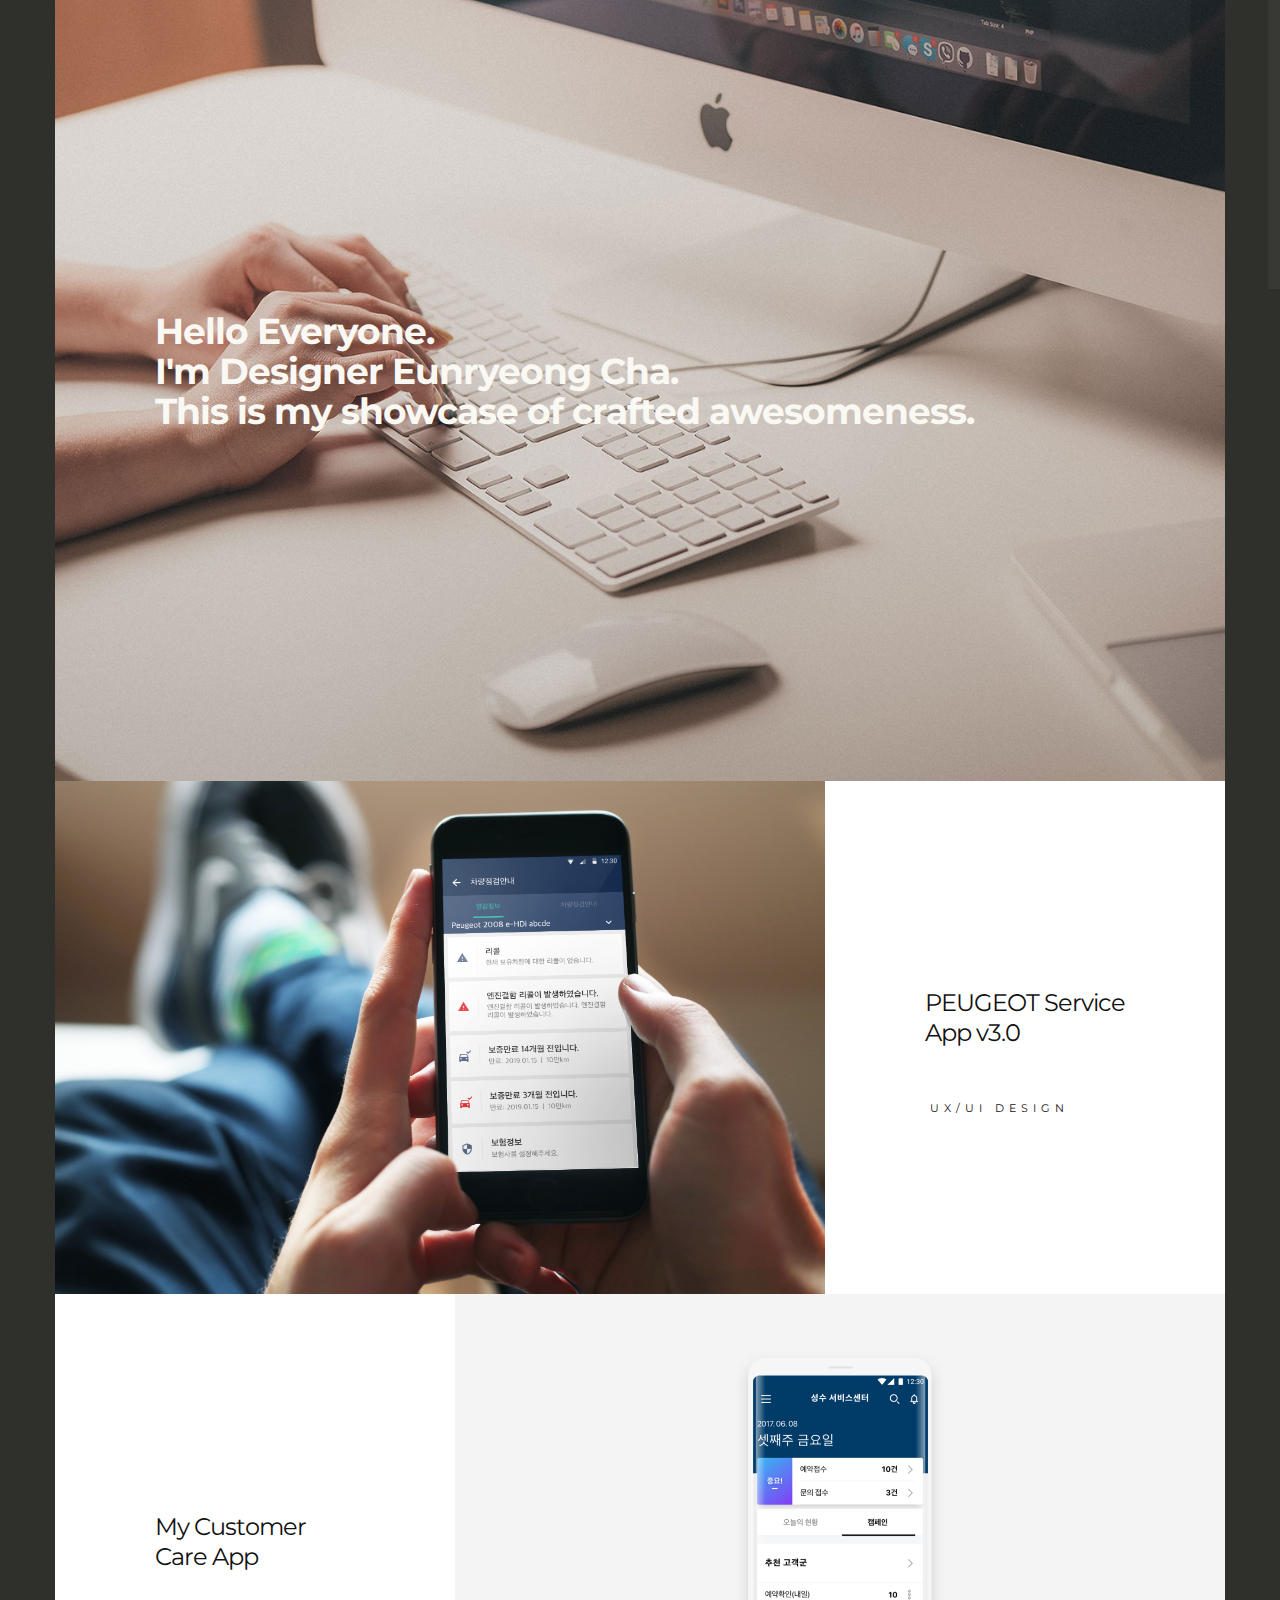
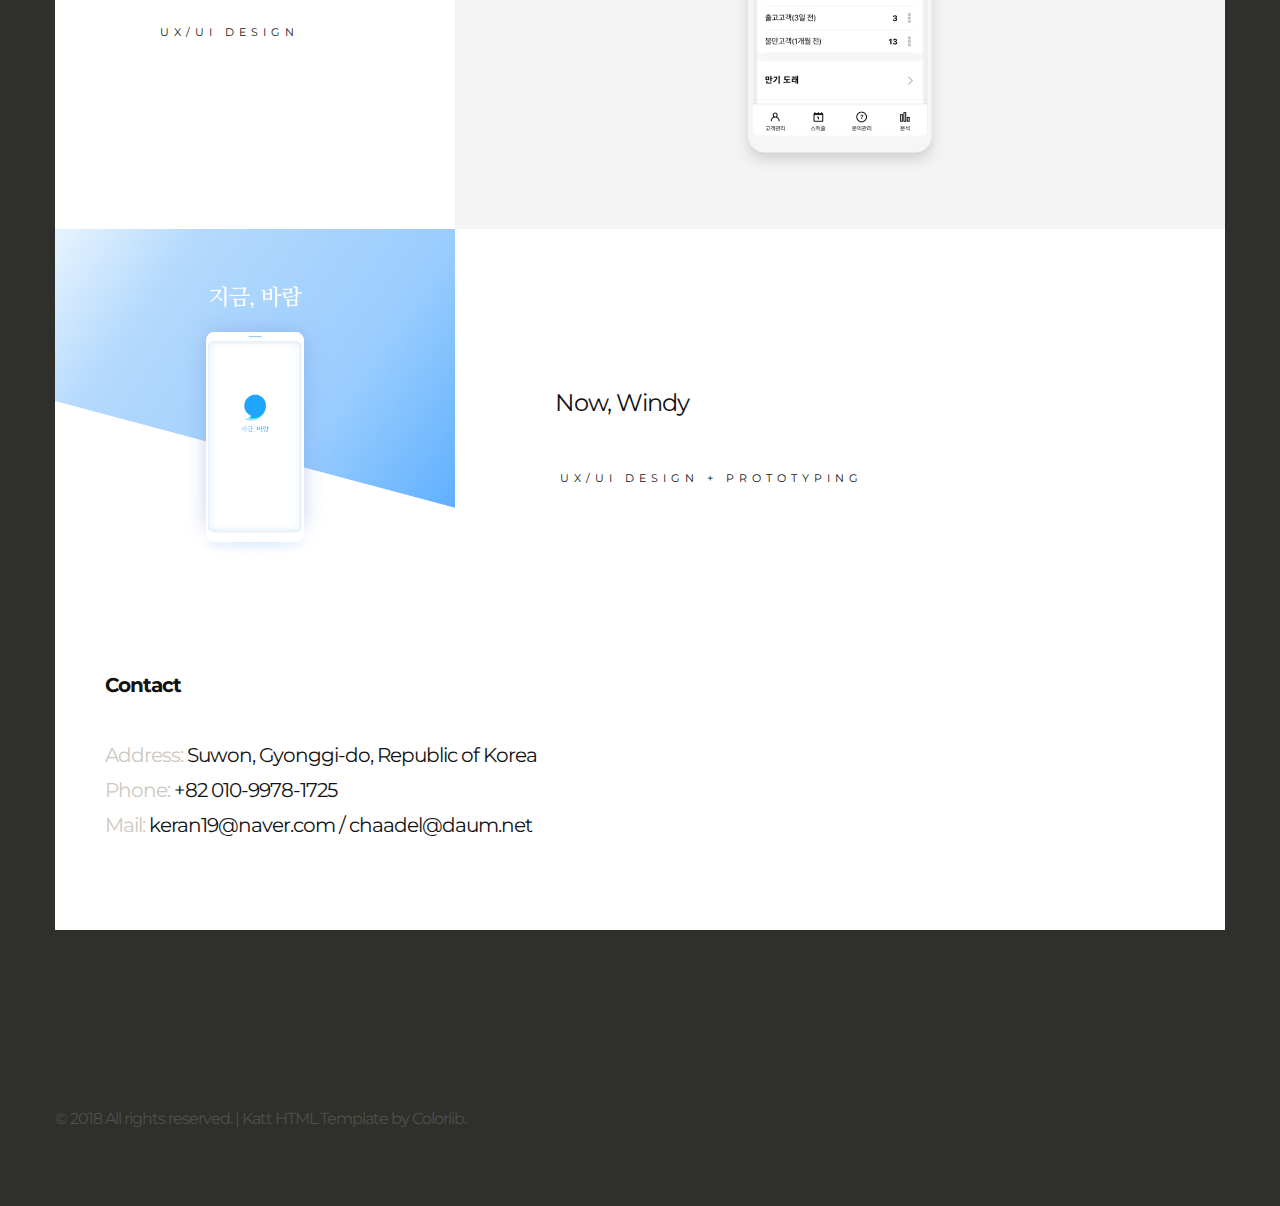
<file: index.html>
<!DOCTYPE HTML>
<html lang="en-US">

<head>
  <title>Portfolio_Eunryeong-Cha</title>
  <meta charset="utf-8">
  <meta http-equiv="Content-Type" content="text/html; charset=UTF-8">
  <meta name="description" content="Template by Colorlib" />
  <meta name="keywords" content="HTML, CSS, JavaScript, PHP" />
  <meta name="author" content="Colorlib" />
  <meta name="viewport" content="width=device-width, initial-scale=1, maximum-scale=1">

  <link rel="shortcut icon" href="images/favicon.png" />
  <link href='http://fonts.googleapis.com/css?family=Montserrat:400,700%7CPT+Serif:400,700' rel='stylesheet' type='text/css'>
  <link rel="stylesheet" type="text/css" href='css/clear.css' />
  <link rel="stylesheet" type="text/css" href='css/common.css' />
  <link rel="stylesheet" type="text/css" href='css/font-awesome.min.css' />
  <link rel="stylesheet" type="text/css" href='css/carouFredSel.css' />
  <link rel="stylesheet" type="text/css" href='css/sm-clean.css' />
  <link rel="stylesheet" type="text/css" href='style.css' />

  <!--[if lt IE 9]>
                <script src="js/html5.js"></script>
        <![endif]-->

</head>


<body class="home blog">

  <div class="block content-1170 center-relative">
    <div class="blog-holder block center-relative">

      <article id="post-1" class="relative blog-item-holder">
        <div class="post-thumb thumb-html one_thumb relative">
          <script>
            var slider1_speed = "500";
            var slider1_auto = "true";
            var slider1_pagination = "true";
            var slider1_hover = "true";
          </script>

          <div class="image-slider-wrapper">
            <div class="caroufredsel_wrapper">
              <ul id="slider1" class="image-slider slides center-text">
                <li><img src="images/katt_home_image01_slider01.jpg" alt=""></li>
              </ul>
            </div>
            <div class="slider1_pagination carousel_pagination left"></div>
            <div class="clear"></div>
          </div>
        </div>
        <div class="post-title-holder one_title absolute">
          <h2 class="entry-title excerpt">
            <a href="About.html">
                                Hello Everyone.<br>I'm Designer Eunryeong Cha.<br>
                                This is my showcase of crafted awesomeness.</a>
          </h2>
          <div class="cat-links">
            <ul>
              <li>
                <!-- <a href="#">About Me</a> -->
              </li>
            </ul>
          </div>
        </div>
        <div class="clear"></div>
      </article>


      <!-- <article id="post-2" class="relative blog-item-holder">
        <div class="only-post-title-holder">
          <h2 class="entry-title excerpt">
                            <a href="About.html">
                                Additional Design + UX/UI Design
                            </a>
          </h2>
          <div class="cat-links">
            <ul>
              <li>
                <a href="#">skills</a>
              </li>
            </ul>
          </div>
        </div>
        <div class="clear"></div>
        <div class="zigzag absolute" style="bottom: 30px; left: -90px;">
          <img src="images/zigzag.png" alt="">
        </div>
      </article> -->

      <article id="post-3" class="relative blog-item-holder">
        <div class="post-thumb thumb-image two_third_thumb left">
          <img src="images/Thumbnail_peugeot.jpg" alt="">
        </div>
        <div class="post-title-holder one_third_title right">
          <h2 class="entry-title">
                            <a href="single.html">PEUGEOT Service App v3.0</a>
                        </h2>
          <div class="cat-links">
            <ul>
              <li>
                <a href="#">UX/UI Design</a>
              </li>
            </ul>
          </div>
        </div>
        <div class="clear"></div>
        <div class="zigzag absolute" style="bottom: 40px; right: 331px;">
          <img src="images/zigzag.png" alt="">
        </div>
      </article>


      <article id="post-4" class="relative blog-item-holder">
        <div class="post-thumb thumb-image two_third_thumb right">
          <img src="images/Thumbnail_mycustomercare.png" alt="">
        </div>
        <div class="post-title-holder one_third_title left">
          <h2 class="entry-title">
                            <a href="single1.html">
                                My Customer Care App
                            </a>
                        </h2>
          <div class="cat-links">
            <ul>
              <li>
                <a href="#">UX/UI Design</a>
              </li>
            </ul>
          </div>
        </div>
        <div class="clear"></div>
      </article>


      <article id="post-5" class="relative blog-item-holder">
        <div class="post-thumb thumb-image one_third_thumb left">
          <img src="images/Thumbnail_nowwindy.png" alt="">
        </div>
        <div class="post-title-holder two_third_title right">
          <h2 class="entry-title">
                            <a href="single2.html">
                                Now, Windy
                            </a>
                        </h2>
          <div class="cat-links">
            <ul>
              <li>
                <a href="#">UX/UI Design + Prototyping</a>
              </li>
            </ul>
          </div>
        </div>
        <div class="clear"></div>
        <div class="zigzag absolute" style="bottom: 50px; right: -92px;">
          <img src="images/zigzag.png" alt="">
        </div>
      </article>

      <article id="post-6" class="relative blog-item-holder">
        <div class="content-wrapper">
          <div class="entry-content">
            <div class="one_half ">
              <p><strong>Contact</strong></p>
              <br>
              <p>
                <span style="color: #cdc8c1;">Address:</span>&nbsp;Suwon, Gyonggi-do, Republic of Korea
                <br>
                <span style="color: #cdc8c1;">Phone:</span> +82 010-9978-1725
                <br>
                <span style="color: #cdc8c1;">Mail:</span> keran19@naver.com / chaadel@daum.net
                <br>
              </p>
            </div>
            <div class="one_half last ">
            </div>
            <div class="clear"></div>
          </div>
        </div>
      </article>

    </div>
    <div class="clear"></div>
    <!-- <div class="block center-relative center-text">
      <a class="more-posts">Load more articles</a>
    </div> -->
    <div class="clear"></div>
  </div>



  <!--Footer-->

  <footer class="footer">
    <div class="content-1170 center-relative">
      <ul>
        <li class="left-footer-content">
          © 2018 All rights reserved. | Katt HTML Template by <a href="https://colorlib.com" target="_blank">Colorlib</a>.
        </li>
        <li class="left-footer-content mobile">
          © 2018 All rights reserved. | Katt HTML Template by <a href="https://colorlib.com" target="_blank">Colorlib</a>.
        </li>
      </ul>
    </div>
  </footer>



  <div class="fixed scroll-top">
    <img src="images/back_to_top.png" alt="Go Top">
  </div>


  <script type="text/javascript" src="js/jquery.js"></script>
  <script type="text/javascript" src="js/jquery.smartmenus.min.js"></script>
  <script type="text/javascript" src="js/queryloader2.min.js"></script>
  <script type="text/javascript" src="js/jquery.carouFredSel-6.0.0-packed.js"></script>
  <script type="text/javascript" src="js/jquery.mousewheel.min.js"></script>
  <script type="text/javascript" src="js/jquery.touchSwipe.min.js"></script>
  <script type="text/javascript" src="js/jquery.easing.1.3.js"></script>
  <script type="text/javascript" src="js/jquery.nicescroll.min.js"></script>
  <script type="text/javascript" src="js/main.js"></script>

</body>

</html>
</file>
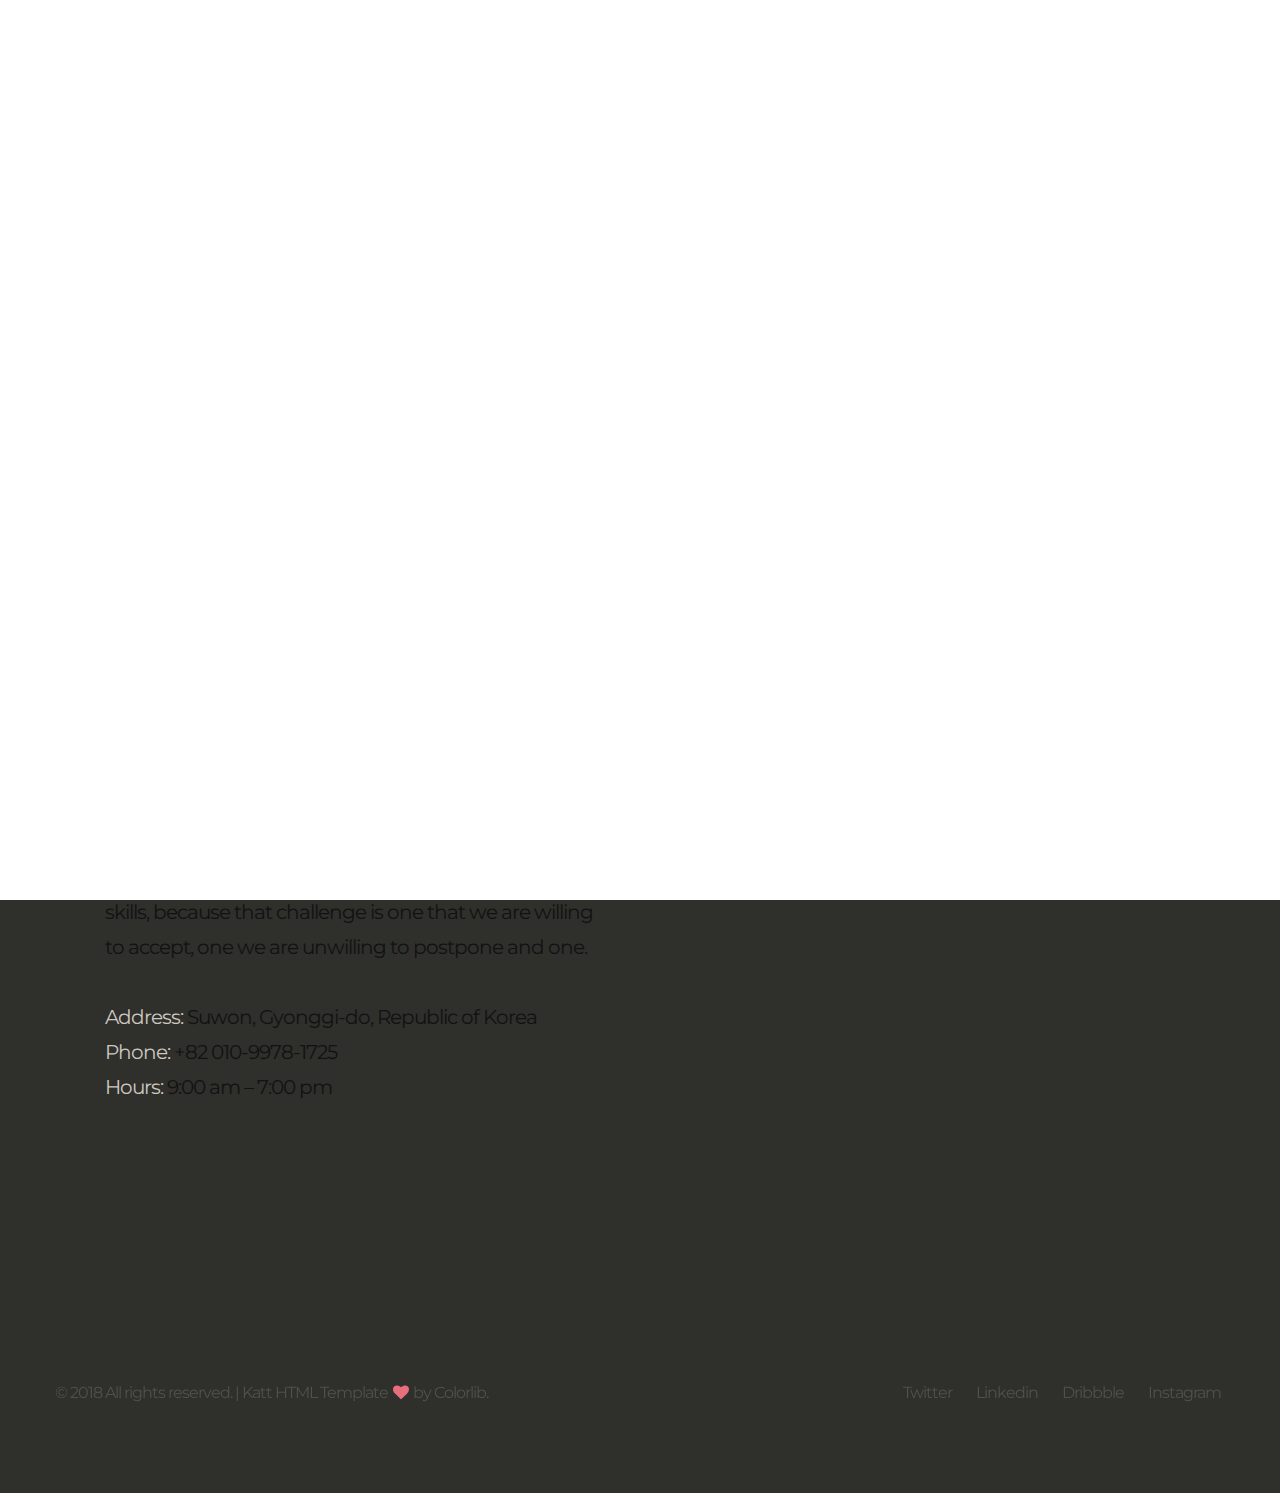
<file: contact.html>
<!DOCTYPE HTML>
<html lang="en-US">

<head>
  <title>Portfolio_Eunryeong-Cha</title>
  <meta charset="utf-8">
  <meta http-equiv="Content-Type" content="text/html; charset=UTF-8">
  <meta name="description" content="Template by Colorlib" />
  <meta name="keywords" content="HTML, CSS, JavaScript, PHP" />
  <meta name="author" content="Colorlib" />
  <meta name="viewport" content="width=device-width, initial-scale=1, maximum-scale=1">

  <link rel="shortcut icon" href="images/favicon.png" />
  <link href='http://fonts.googleapis.com/css?family=Montserrat:400,700%7CPT+Serif:400,700' rel='stylesheet' type='text/css'>
  <link rel="stylesheet" type="text/css" href='css/clear.css' />
  <link rel="stylesheet" type="text/css" href='css/common.css' />
  <link rel="stylesheet" type="text/css" href='css/font-awesome.min.css' />
  <link rel="stylesheet" type="text/css" href='css/carouFredSel.css' />
  <link rel="stylesheet" type="text/css" href='css/sm-clean.css' />
  <link rel="stylesheet" type="text/css" href='style.css' />

  <!--[if lt IE 9]>
                <script src="js/html5.js"></script>
        <![endif]-->

</head>

<body class="contact page page-template-default">
  <div class="doc-loader"></div>

  <div class="content-1170 header-holder center-relative">

    <div class="header-menu">
      <div class="toggle-holder relative">
        <div id="toggle">
          <div class="one"></div>
          <div class="two"></div>
          <div class="three"></div>
        </div>
      </div>

      <nav id="header-main-menu" class="big-menu">
        <ul class="main-menu sm sm-clean">
          <li><a href="index.html">Home</a></li>
          <li><a href="about.html">About Me</a></li>
          <li><a href="contact.html">Contact</a></li>
        </ul>
      </nav>
      <div class="clear"></div>
    </div>
    <div class="clear"></div>
  </div>


  <div id="content" class="site-content">

    <div class="header-image">
      <h1 class="entry-title">Contact</h1>
      <img src="demo-images/katt_contact_image01.jpg" alt="">
    </div>
    <article class="content-1170 center-relative">
      <div class="entry-content">
        <div class="one_half ">
          <p><strong>Stay in touch</strong></p>
          <p>We choose to go to the moon in this decade and do the other things, not because they are easy.</p>
          <br>
          <p>Because they are hard, because that goal will serve to organize and measure the best of our energies and skills, because that challenge is one that we are willing to accept, one we are unwilling to postpone and one.</p>
          <br>
          <p>
            <span style="color: #cdc8c1;">Address:</span>&nbsp;Suwon, Gyonggi-do, Republic of Korea
            <br>
            <span style="color: #cdc8c1;">Phone:</span> +82 010-9978-1725
            <br>
            <span style="color: #cdc8c1;">Hours:</span> 9:00 am – 7:00 pm
            <br>
          </p>
        </div>
        <div class="one_half last ">
        </div>
        <div class="clear"></div>
      </div>
    </article>

  </div>

  <!--Footer-->

  <footer class="footer">
    <div class="content-1170 center-relative">
      <ul>
        <li class="left-footer-content">
          © 2018 All rights reserved. | Katt HTML Template <i class="fa fa-heart"></i> by <a href="https://colorlib.com" target="_blank">Colorlib</a>.
        </li>
        <li class="center-footer-content">
          <a href="index.html">
                            <img src="images/katt_default_footer_logo.png" alt="Katt">
                        </a>
        </li>
        <li class="right-footer-contnet">
          <a href="#">Twitter</a>
          <a href="#">Linkedin</a>
          <a href="#">Dribbble</a>
          <a href="#">Instagram</a>
        </li>
        <li class="left-footer-content mobile">
          © 2018 All rights reserved. | Katt HTML Template <i class="fa fa-heart"></i> by <a href="https://colorlib.com" target="_blank">Colorlib</a>.
        </li>
      </ul>
    </div>
  </footer>



  <div class="fixed scroll-top">
    <img src="images/back_to_top.png" alt="Go Top">
  </div>


  <script type="text/javascript" src="js/jquery.js"></script>
  <script type="text/javascript" src="js/jquery.smartmenus.min.js"></script>
  <script type="text/javascript" src="js/queryloader2.min.js"></script>
  <script type="text/javascript" src="js/jquery.carouFredSel-6.0.0-packed.js"></script>
  <script type="text/javascript" src="js/jquery.mousewheel.min.js"></script>
  <script type="text/javascript" src="js/jquery.touchSwipe.min.js"></script>
  <script type="text/javascript" src="js/jquery.easing.1.3.js"></script>
  <script type="text/javascript" src="js/jquery.nicescroll.min.js"></script>
  <script type="text/javascript" src="js/main.js"></script>
</body>

</html>
</file>
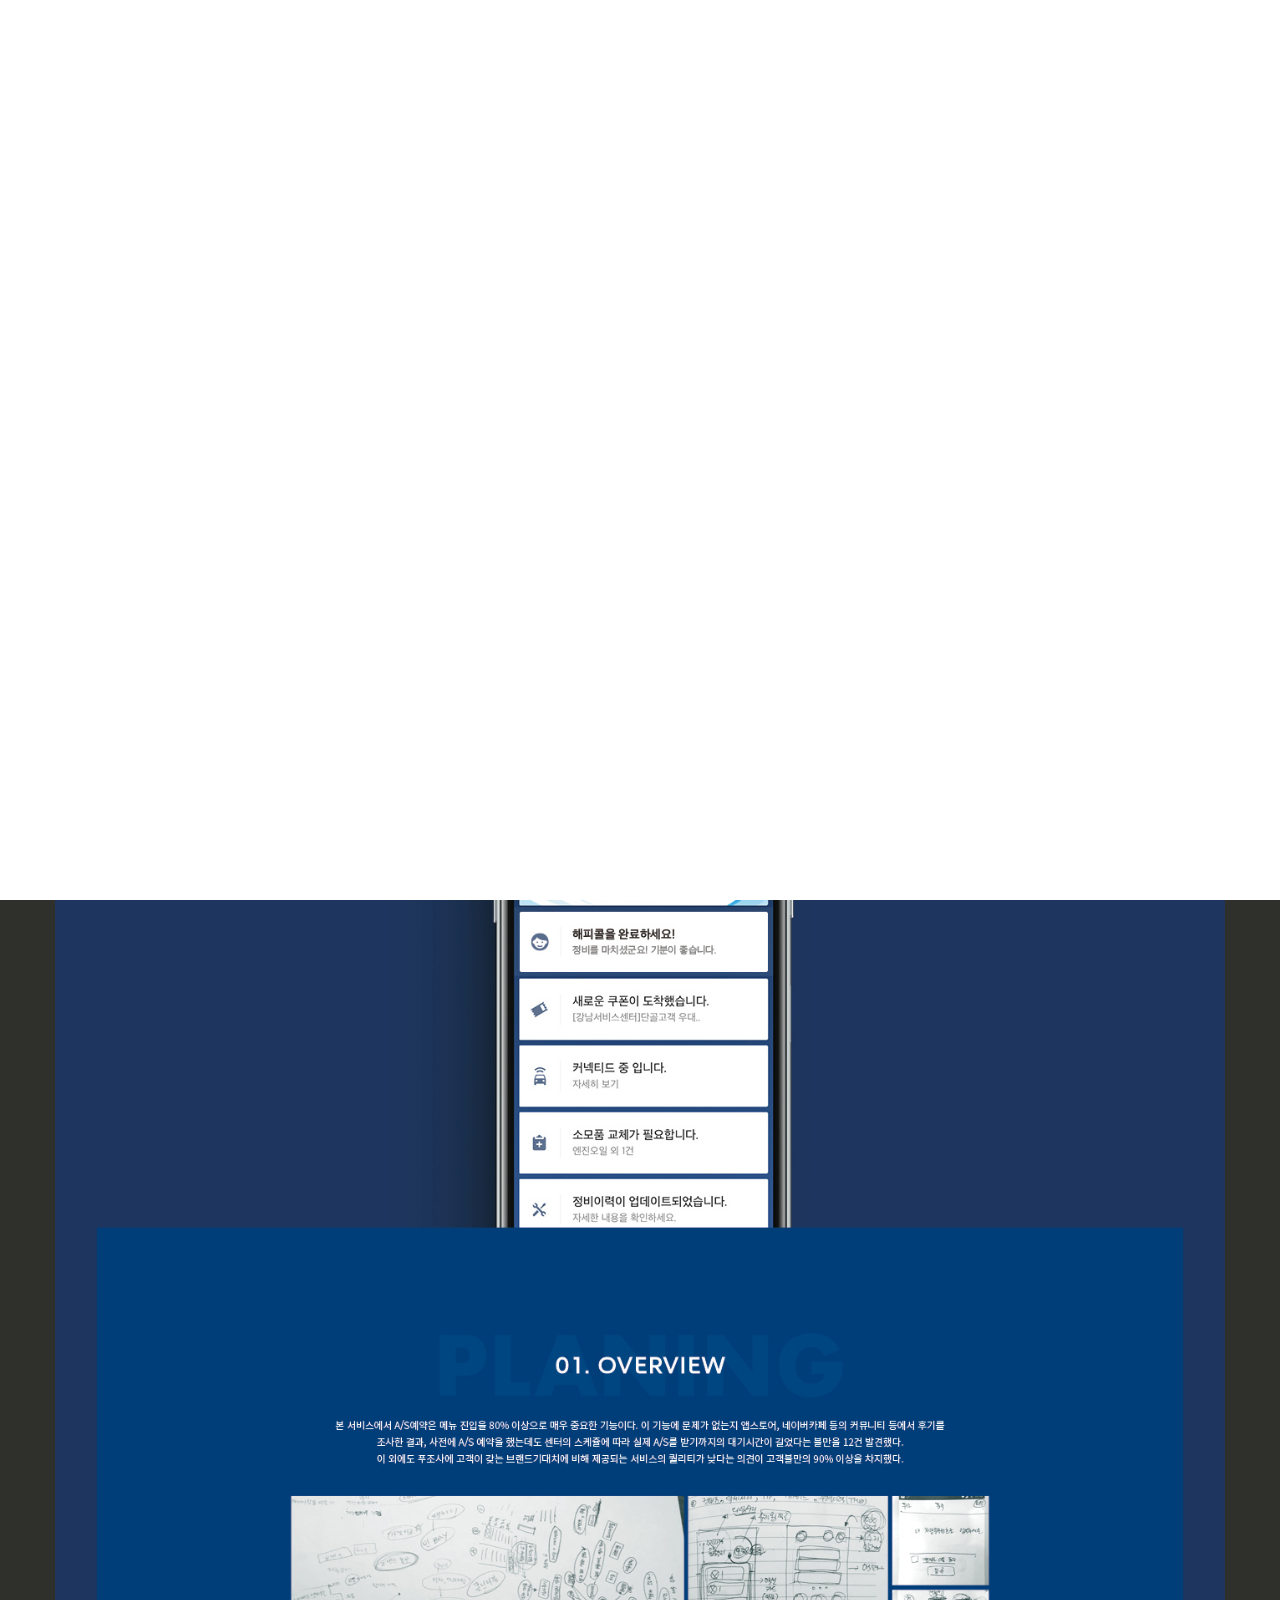
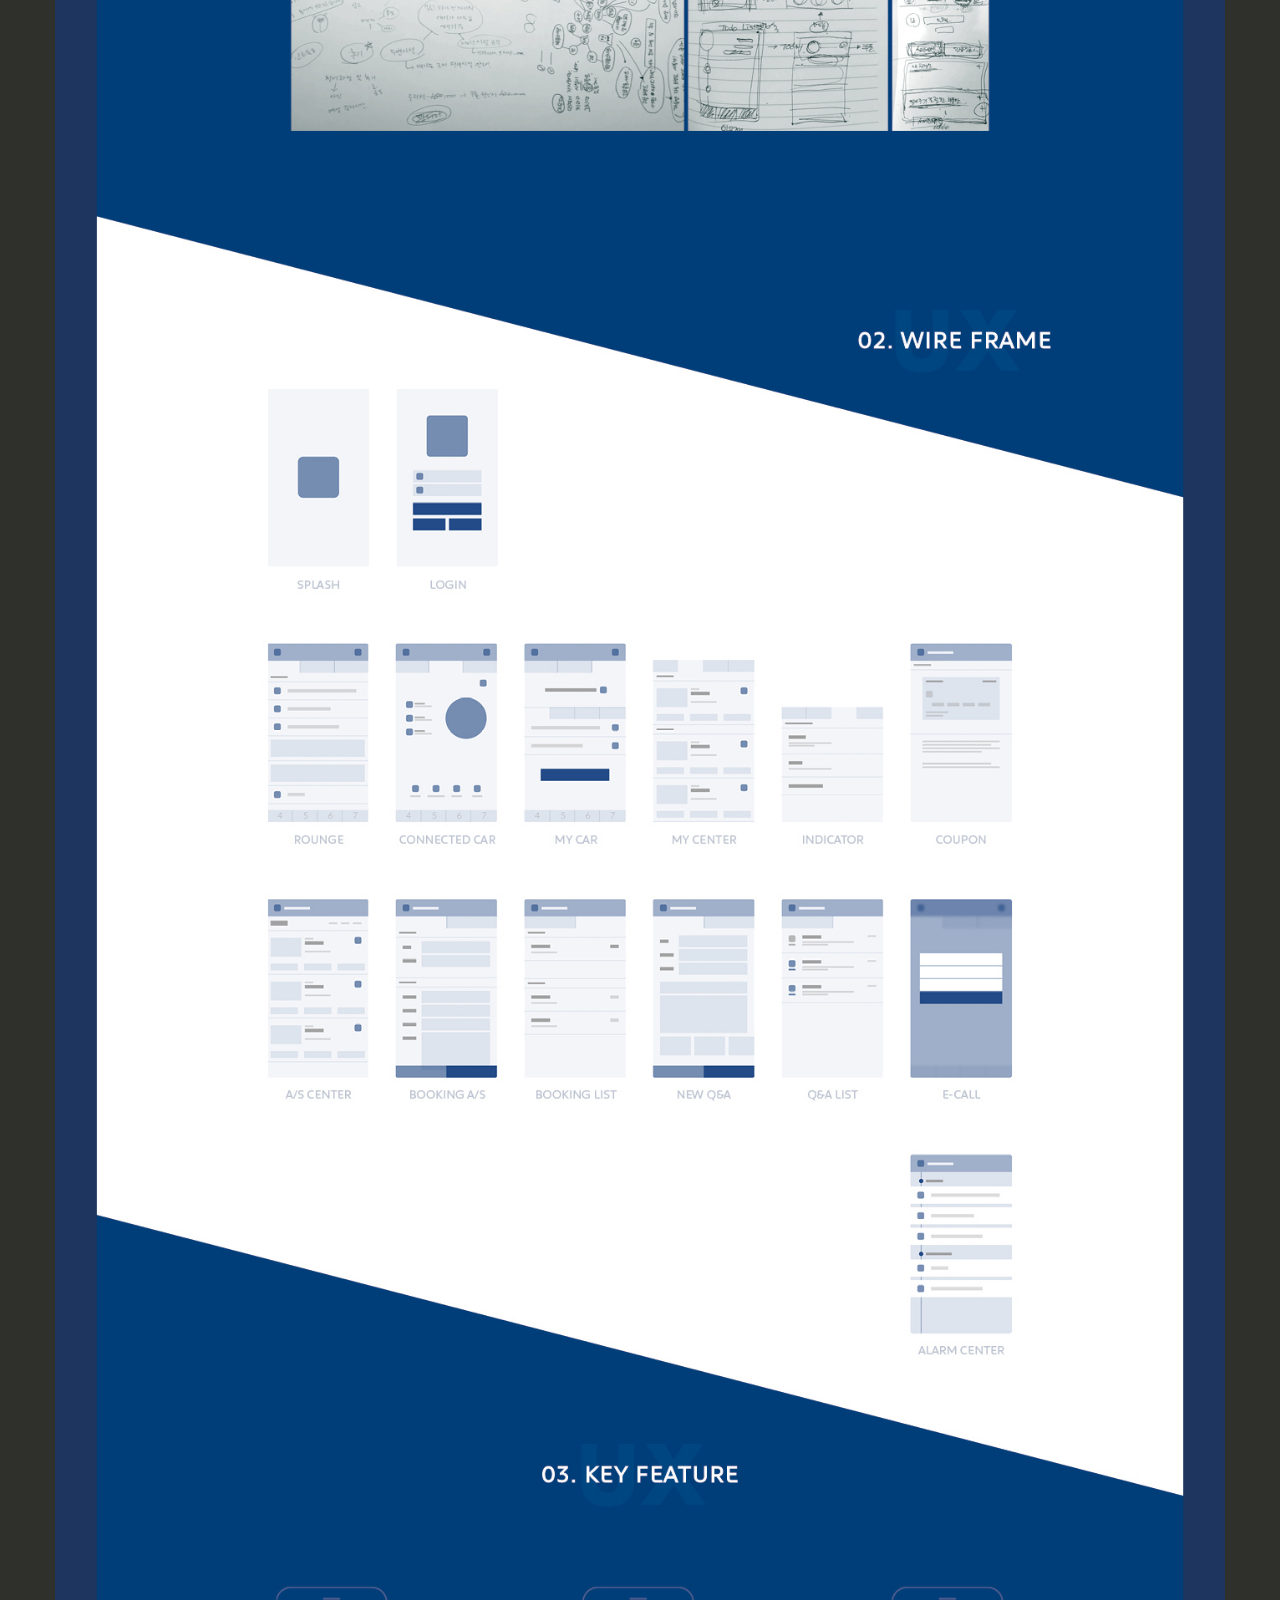
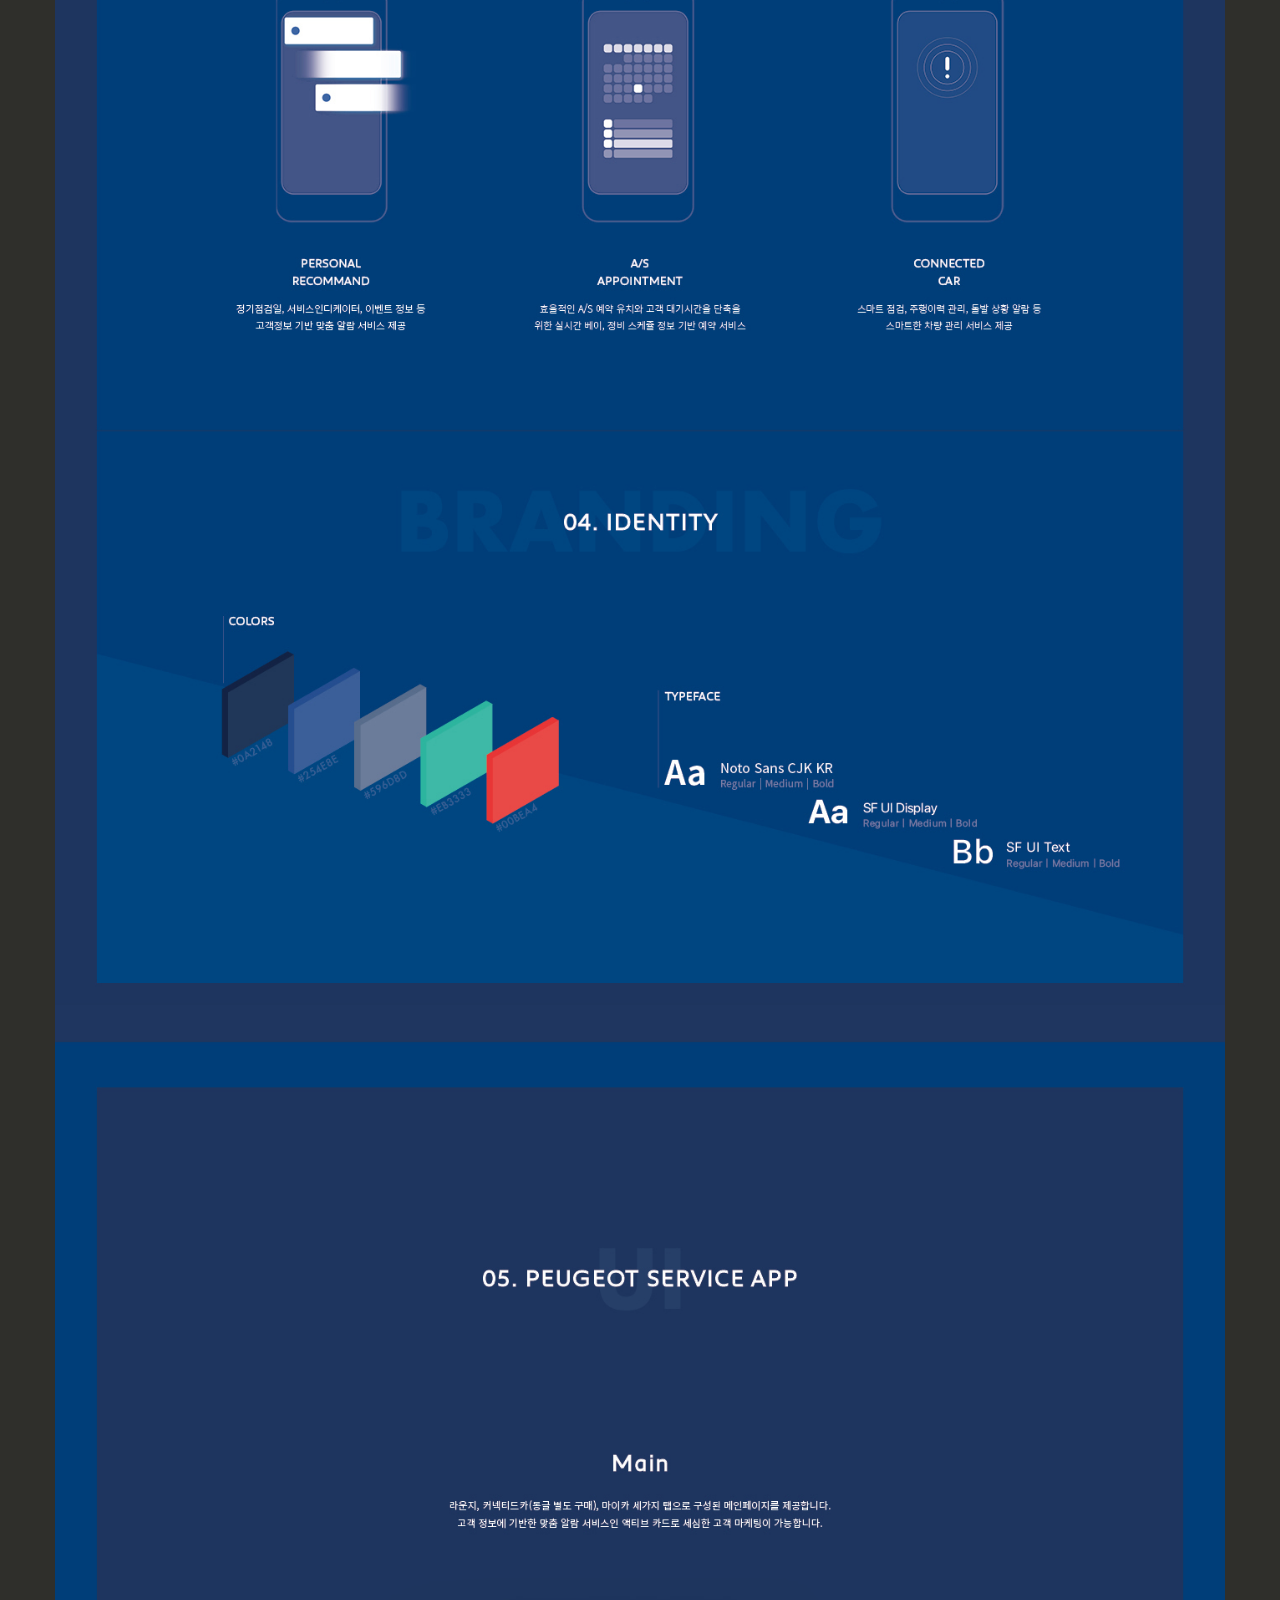
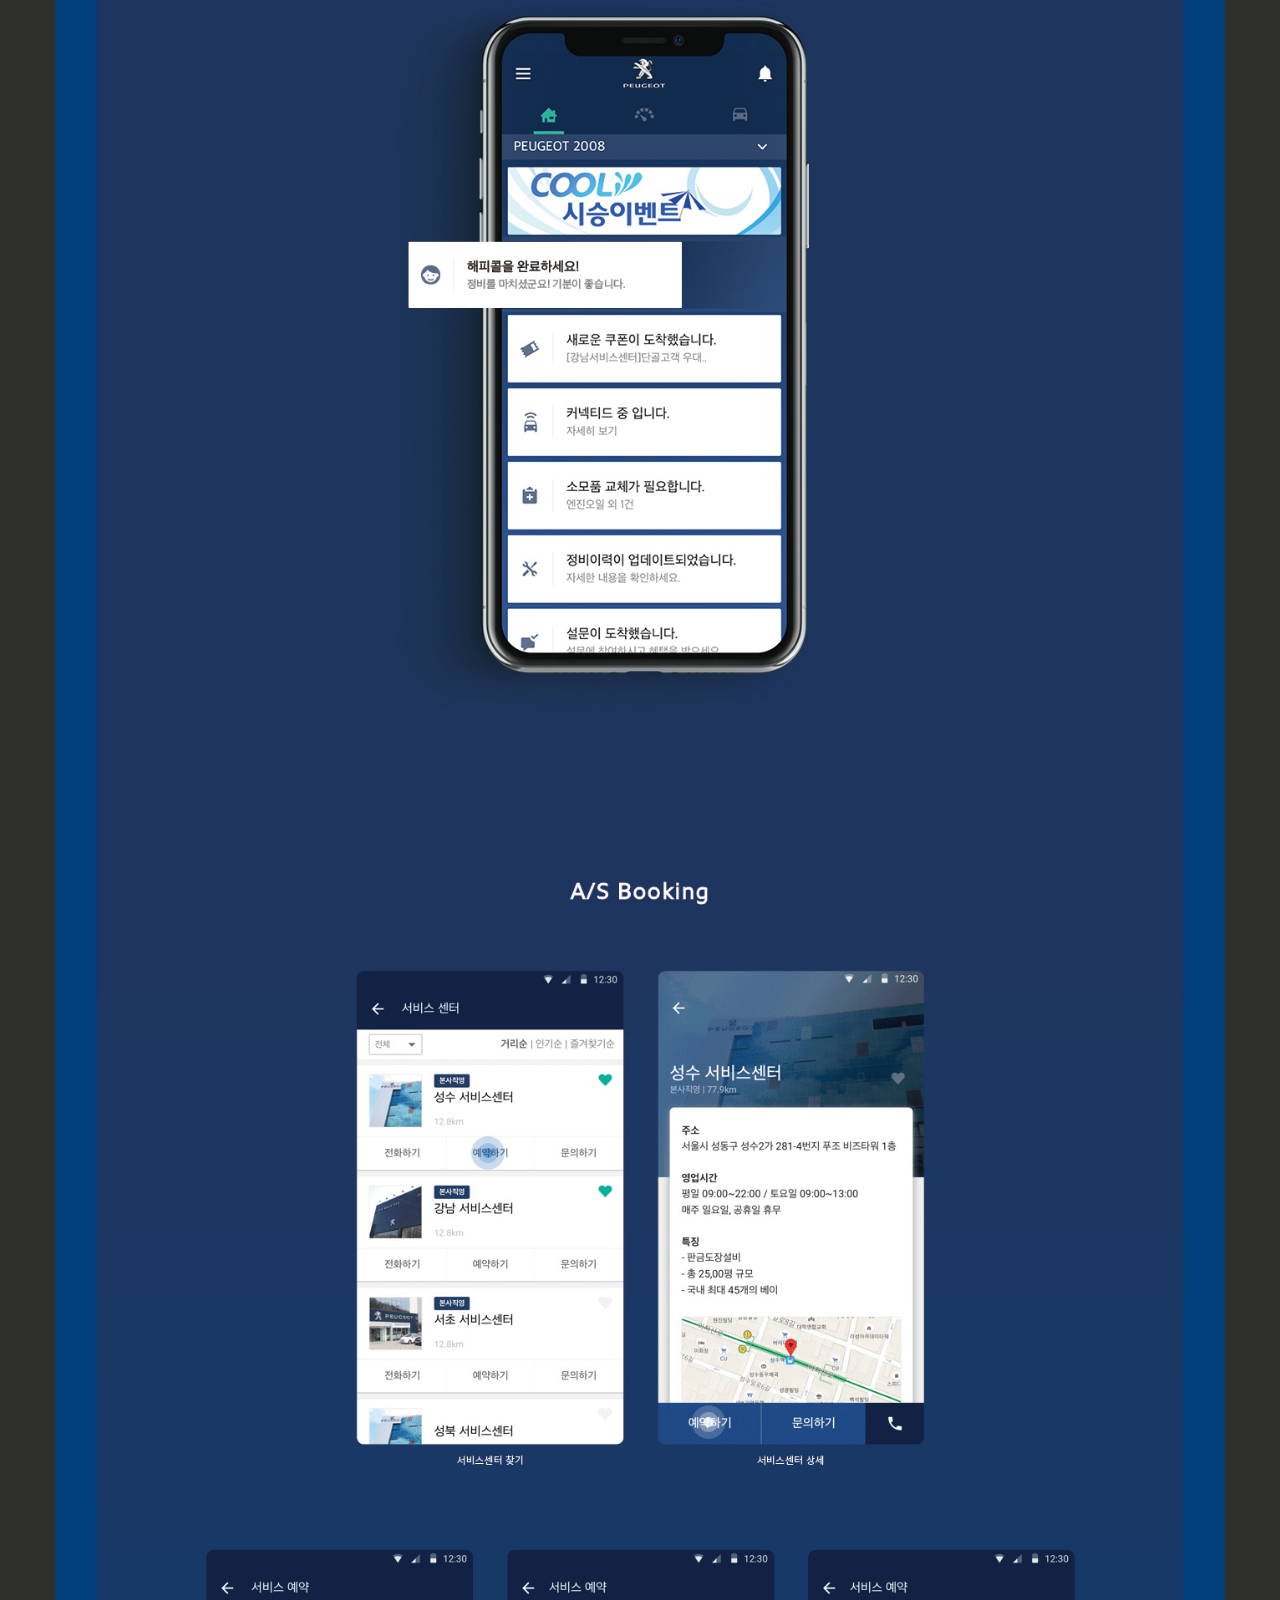
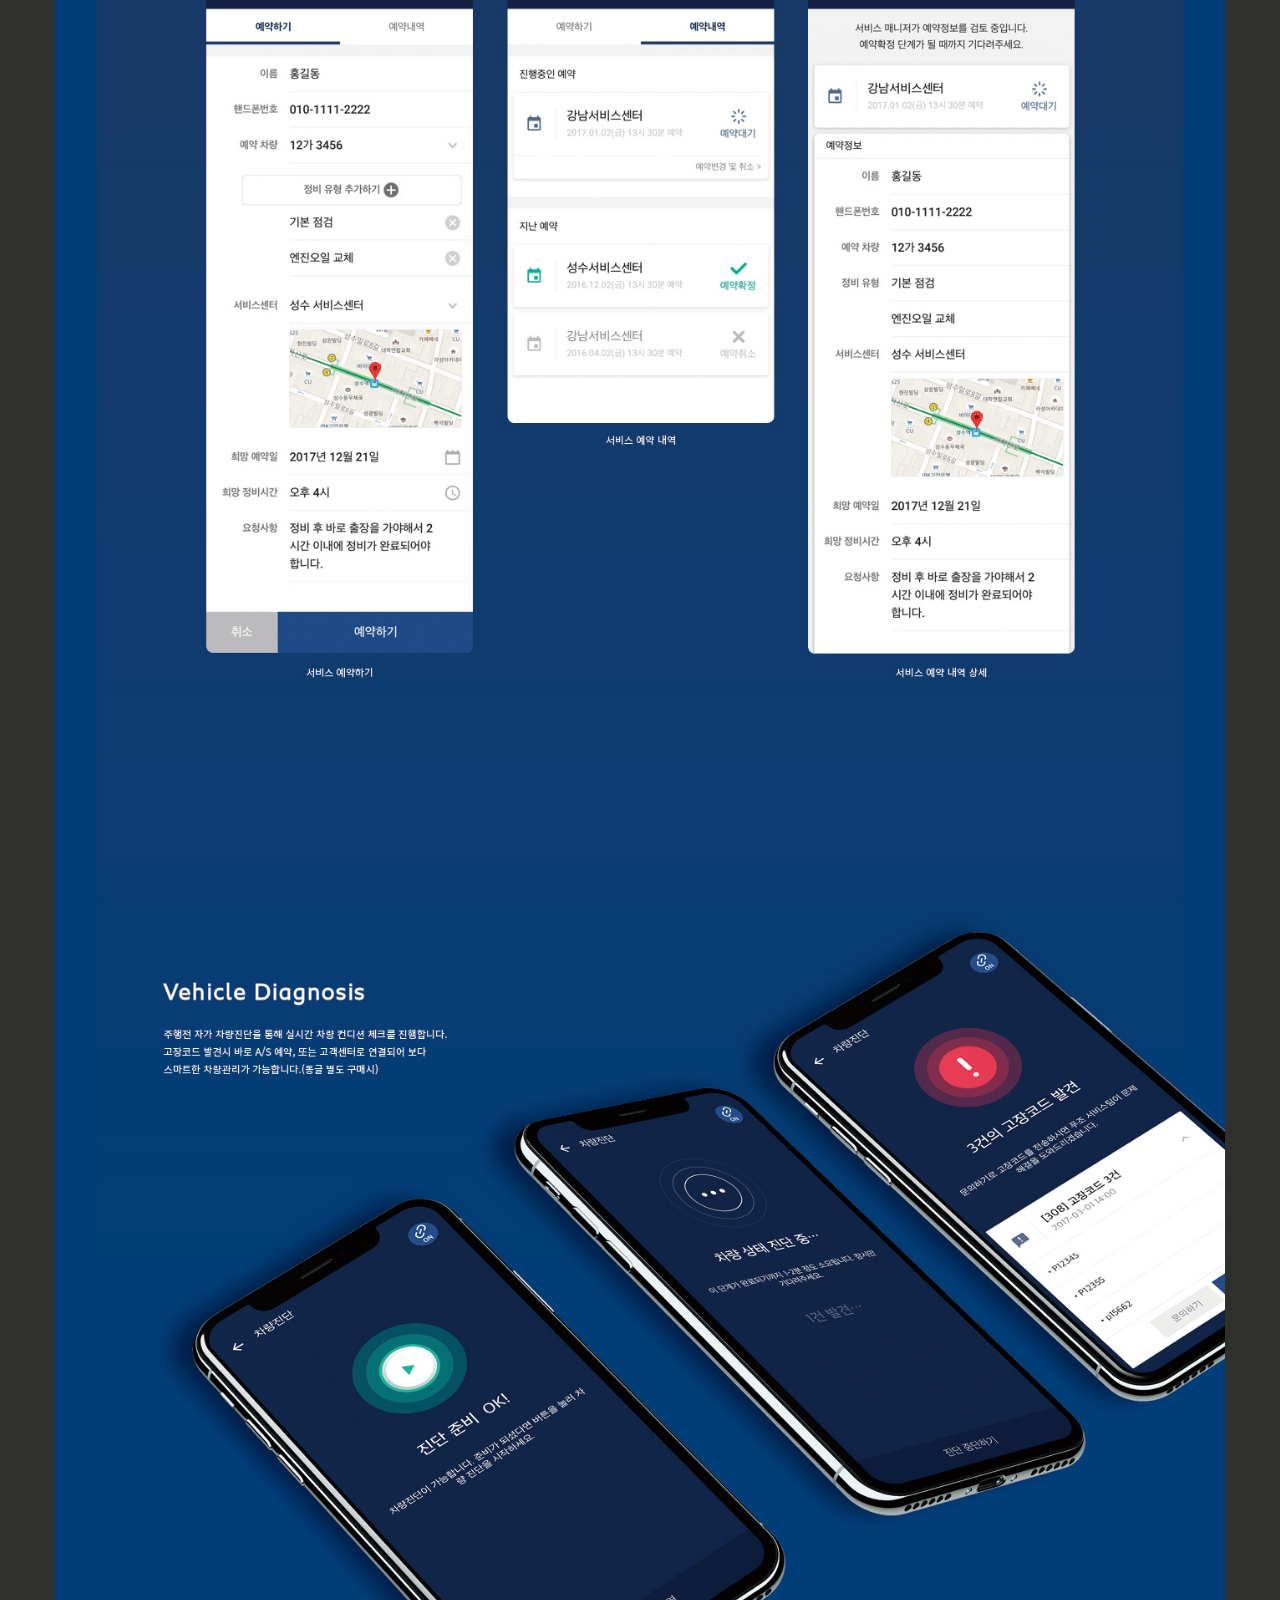
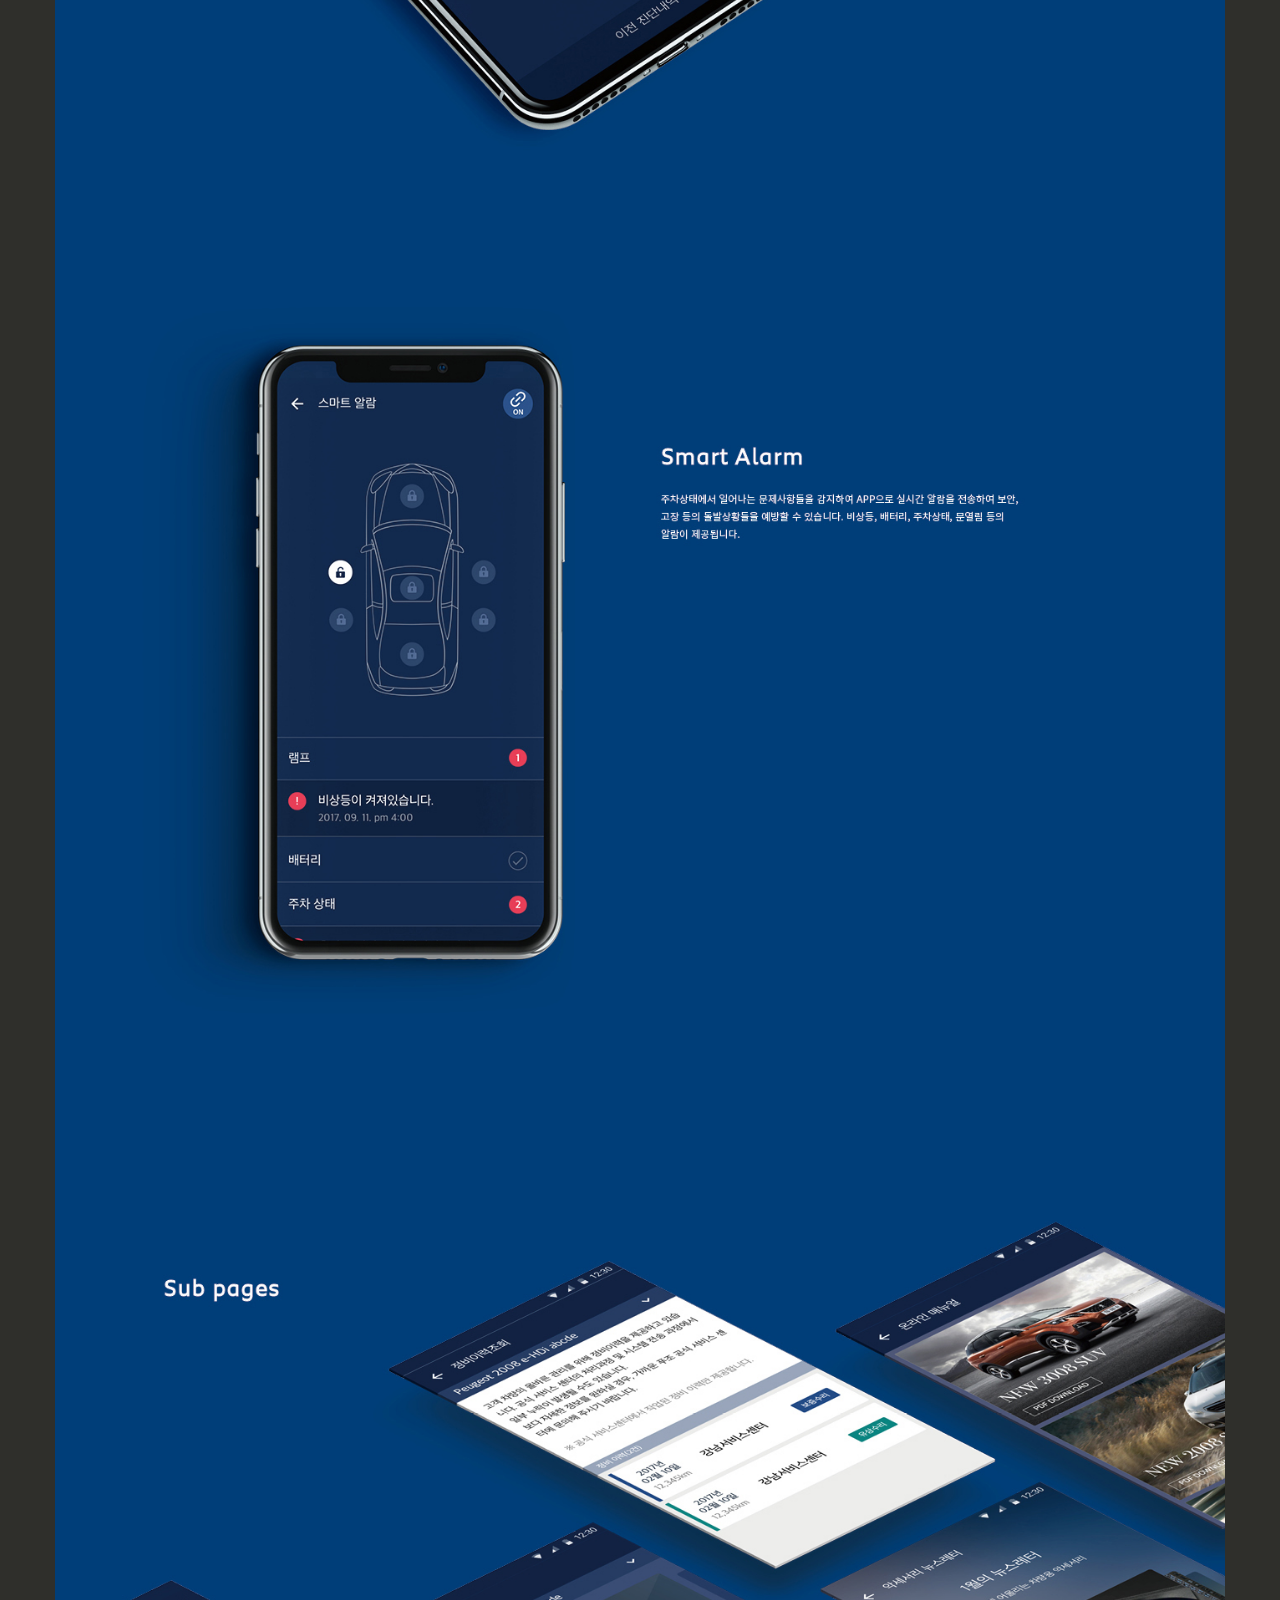
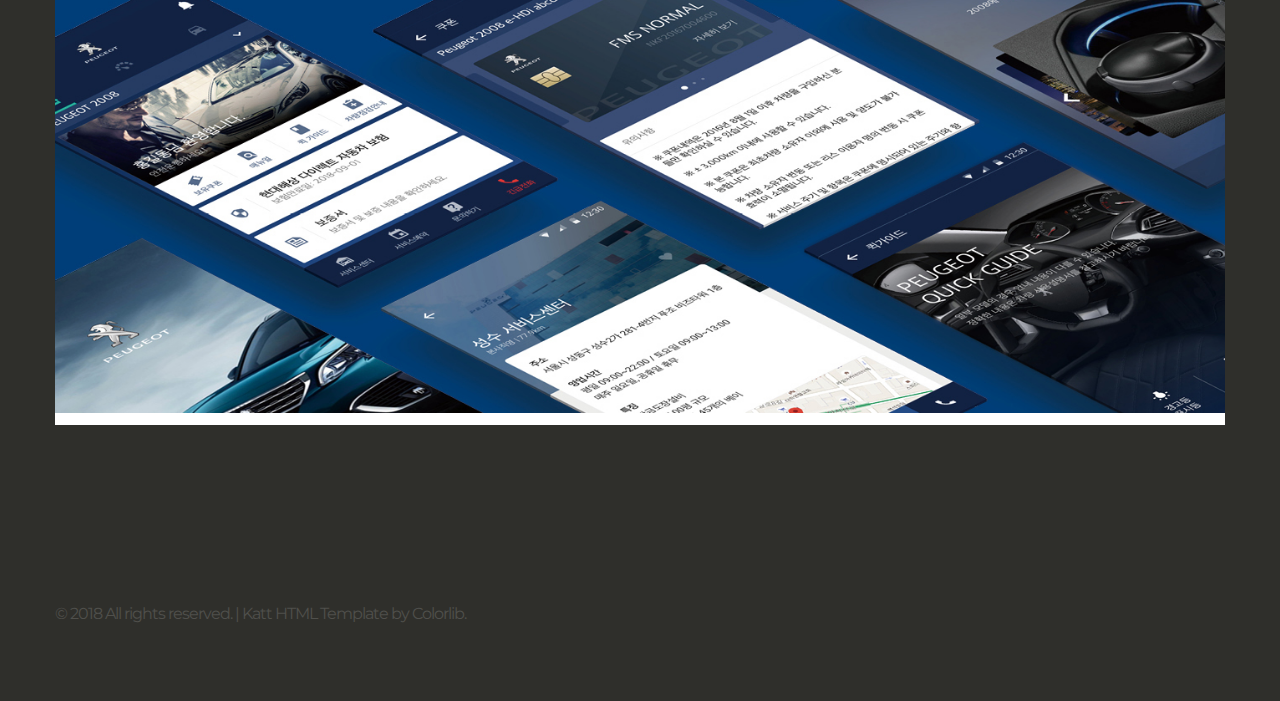
<file: single.html>
<!DOCTYPE HTML>
<html lang="en-US">

<head>
  <title>Portfolio_01</title>
  <meta charset="utf-8">
  <meta http-equiv="Content-Type" content="text/html; charset=UTF-8">
  <meta name="description" content="Template by Colorlib" />
  <meta name="keywords" content="HTML, CSS, JavaScript, PHP" />
  <meta name="author" content="Colorlib" />
  <meta name="viewport" content="width=device-width, initial-scale=1, maximum-scale=1">

  <link rel="shortcut icon" href="images/favicon.png" />
  <link href='http://fonts.googleapis.com/css?family=Montserrat:400,700%7CPT+Serif:400,700' rel='stylesheet' type='text/css'>
  <link rel="stylesheet" type="text/css" href='css/clear.css' />
  <link rel="stylesheet" type="text/css" href='css/common.css' />
  <link rel="stylesheet" type="text/css" href='css/font-awesome.min.css' />
  <link rel="stylesheet" type="text/css" href='css/carouFredSel.css' />
  <link rel="stylesheet" type="text/css" href='css/sm-clean.css' />
  <link rel="stylesheet" type="text/css" href='style.css' />

  <!--[if lt IE 9]>
                <script src="js/html5.js"></script>
        <![endif]-->

</head>


<body class="single-post single">

  <div class="doc-loader"></div>

  <div class="content-1170 header-holder center-relative">

    <div class="header-menu">
      <div class="toggle-holder relative">
        <div id="toggle">
          <div class="one"></div>
          <div class="two"></div>
          <div class="three"></div>
        </div>
      </div>

      <nav id="header-main-menu" class="big-menu">
        <ul class="main-menu sm sm-clean">
          <li><a href="index.html">Home</a></li>
          <li><a href="single.html">PEUGEOT</a></li>
          <li><a href="single1.html">My Customer Care</a></li>
          <li><a href="single2.html">Now, Windy</a></li>
        </ul>
      </nav>
      <div class="clear"></div>
    </div>
    <div class="clear"></div>
  </div>

  <div id="content" class="site-content center-relative">
    <!-- <div class="header-image">
      <img src="images/Thumbnail_peugeot.jpg" alt=""></div> -->
    <article class="content-1170 center-relative">
      <div class="content-wrapper">
        <h1 class="entry-title">
                        PEUGEOT Service App v3.0
        </h1>
        <div class="post-info">
          <div class="cat-links">
            <ul>
              <li><a href="#">UX/UI Design</a></li>
            </ul>
          </div>
          <!-- <div class="post-date">August 21st, 2015</div>
          <div class="post-author"><a href="#">Eun-ryoung Cha</a></div> -->
        </div>

        <div class="clear"></div>
        <div class="full-width-content">
          <div class="wp-caption">
            <img src="images/Portfolio_PEUGEOT.jpg" alt="">
          </div>
        </div>
      </div>

      <div class="zigzag absolute zigzag1" style="left:-9%; top:8%">
        <img src="images/zigzag.png" alt="">
      </div>
      <div class="zigzag absolute zigzag2" style="right:-7%; top:20%">
        <img src="images/zigzag.png" alt="">
      </div>
      <div class="zigzag absolute zigzag3" style="right:20%; top:40%">
        <img src="images/zigzag.png" alt="">
      </div>
      <div class="zigzag absolute zigzag4" style="left:50%; top:70%">
        <img src="images/zigzag.png" alt="">
      </div>
    </article>
  </div>


  <!--Footer-->

  <footer class="footer">
    <div class="content-1170 center-relative">
      <ul>
        <li class="left-footer-content">
          © 2018 All rights reserved. | Katt HTML Template by <a href="https://colorlib.com" target="_blank">Colorlib</a>.
        </li>
        <li class="left-footer-content mobile">
          © 2018 All rights reserved. | Katt HTML Template by <a href="https://colorlib.com" target="_blank">Colorlib</a>.
        </li>
      </ul>
    </div>
  </footer>



  <div class="fixed scroll-top">
    <img src="images/back_to_top.png" alt="Go Top">
  </div>



  <!--Load JavaScript-->
  <script type="text/javascript" src="js/jquery.js"></script>
  <script type="text/javascript" src="js/jquery.smartmenus.min.js"></script>
  <script type="text/javascript" src="js/queryloader2.min.js"></script>
  <script type="text/javascript" src="js/jquery.carouFredSel-6.0.0-packed.js"></script>
  <script type="text/javascript" src="js/jquery.mousewheel.min.js"></script>
  <script type="text/javascript" src="js/jquery.touchSwipe.min.js"></script>
  <script type="text/javascript" src="js/jquery.easing.1.3.js"></script>
  <script type="text/javascript" src="js/jquery.nicescroll.min.js"></script>
  <script type="text/javascript" src="js/main.js"></script>
</body>

</html>
</file>
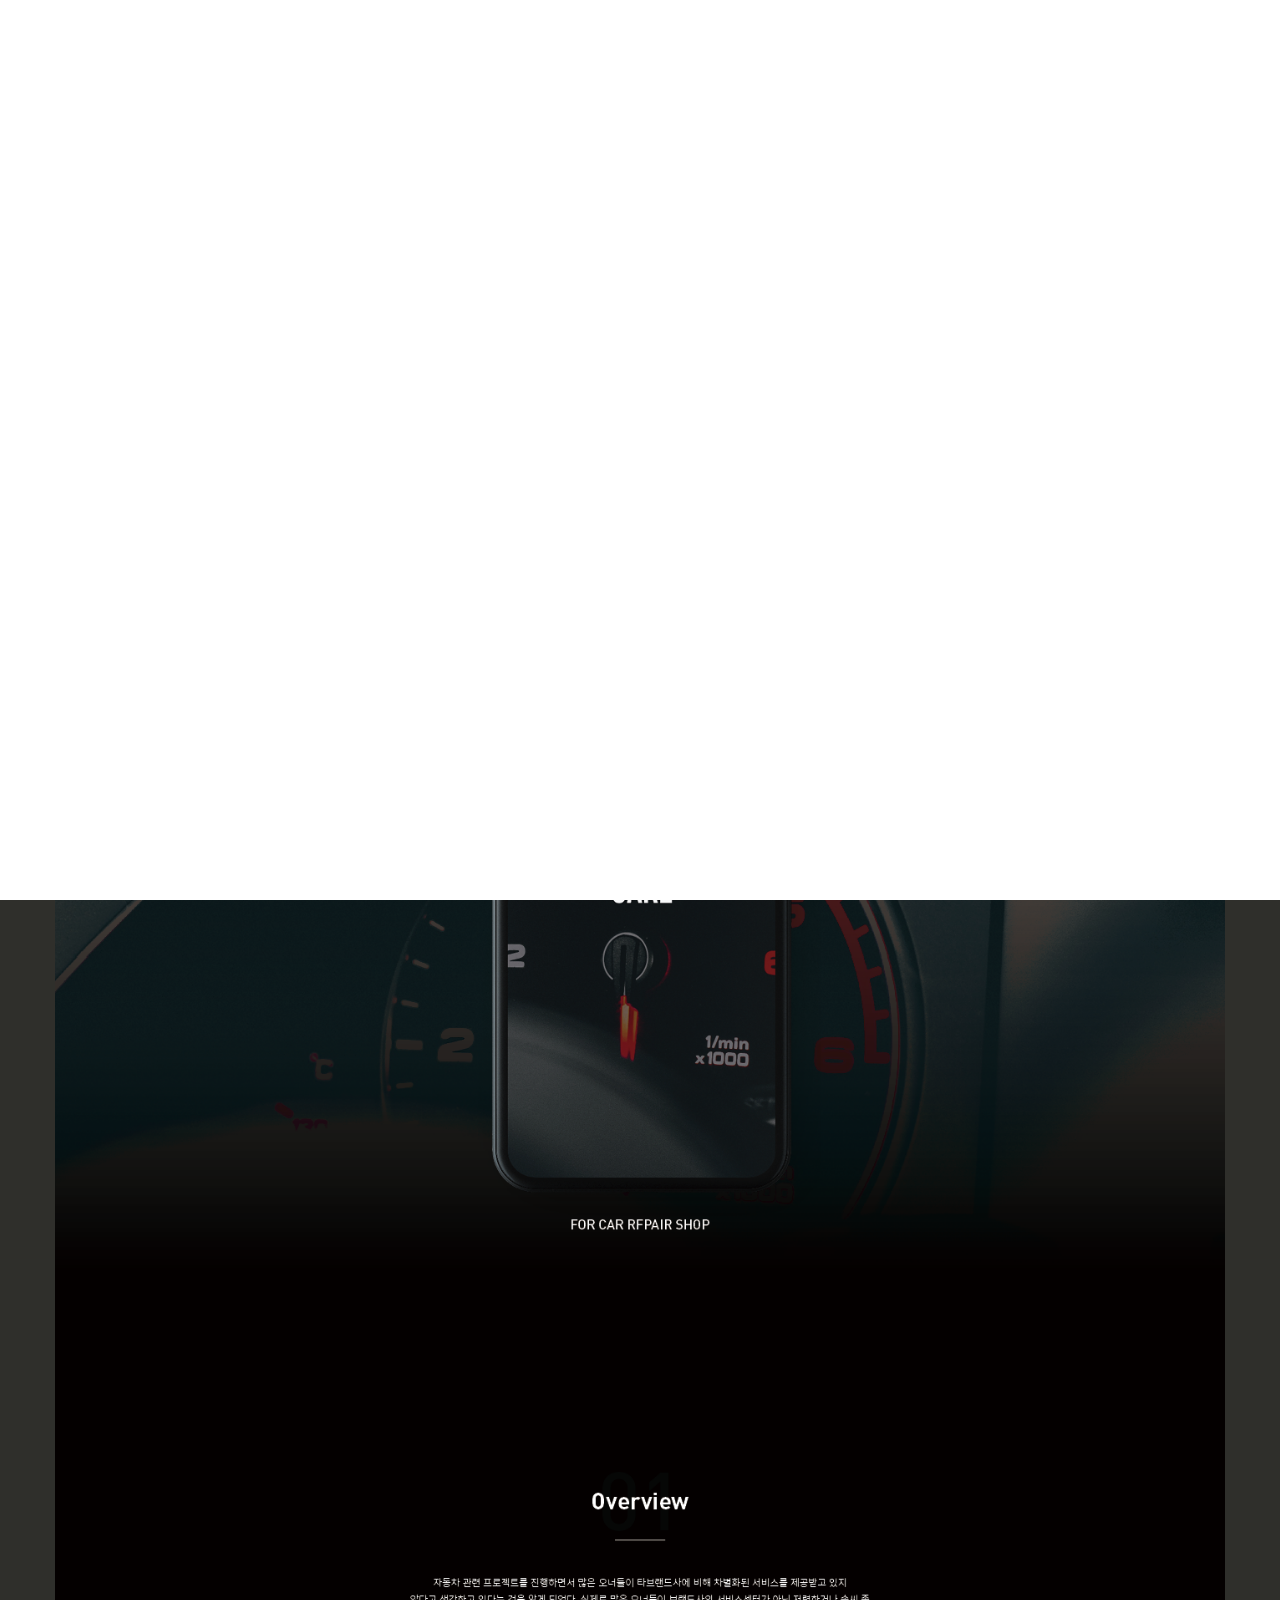
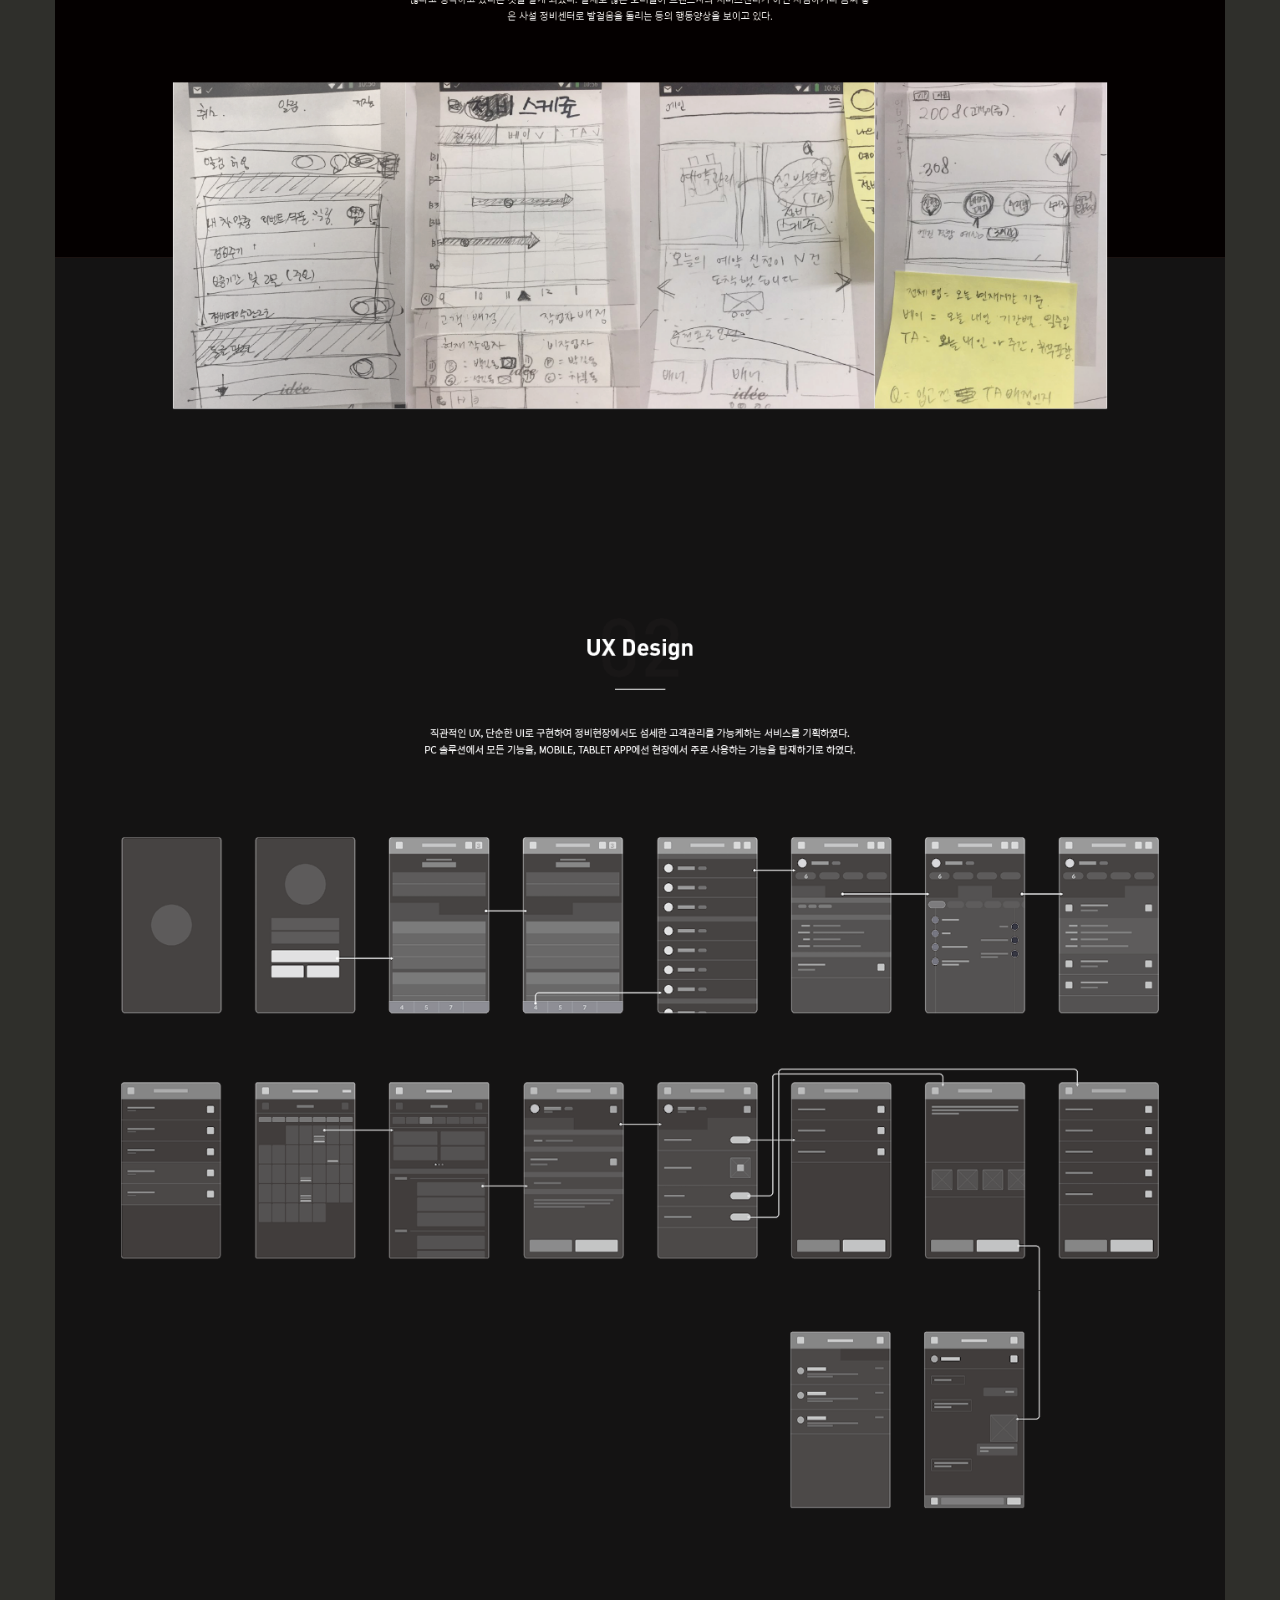
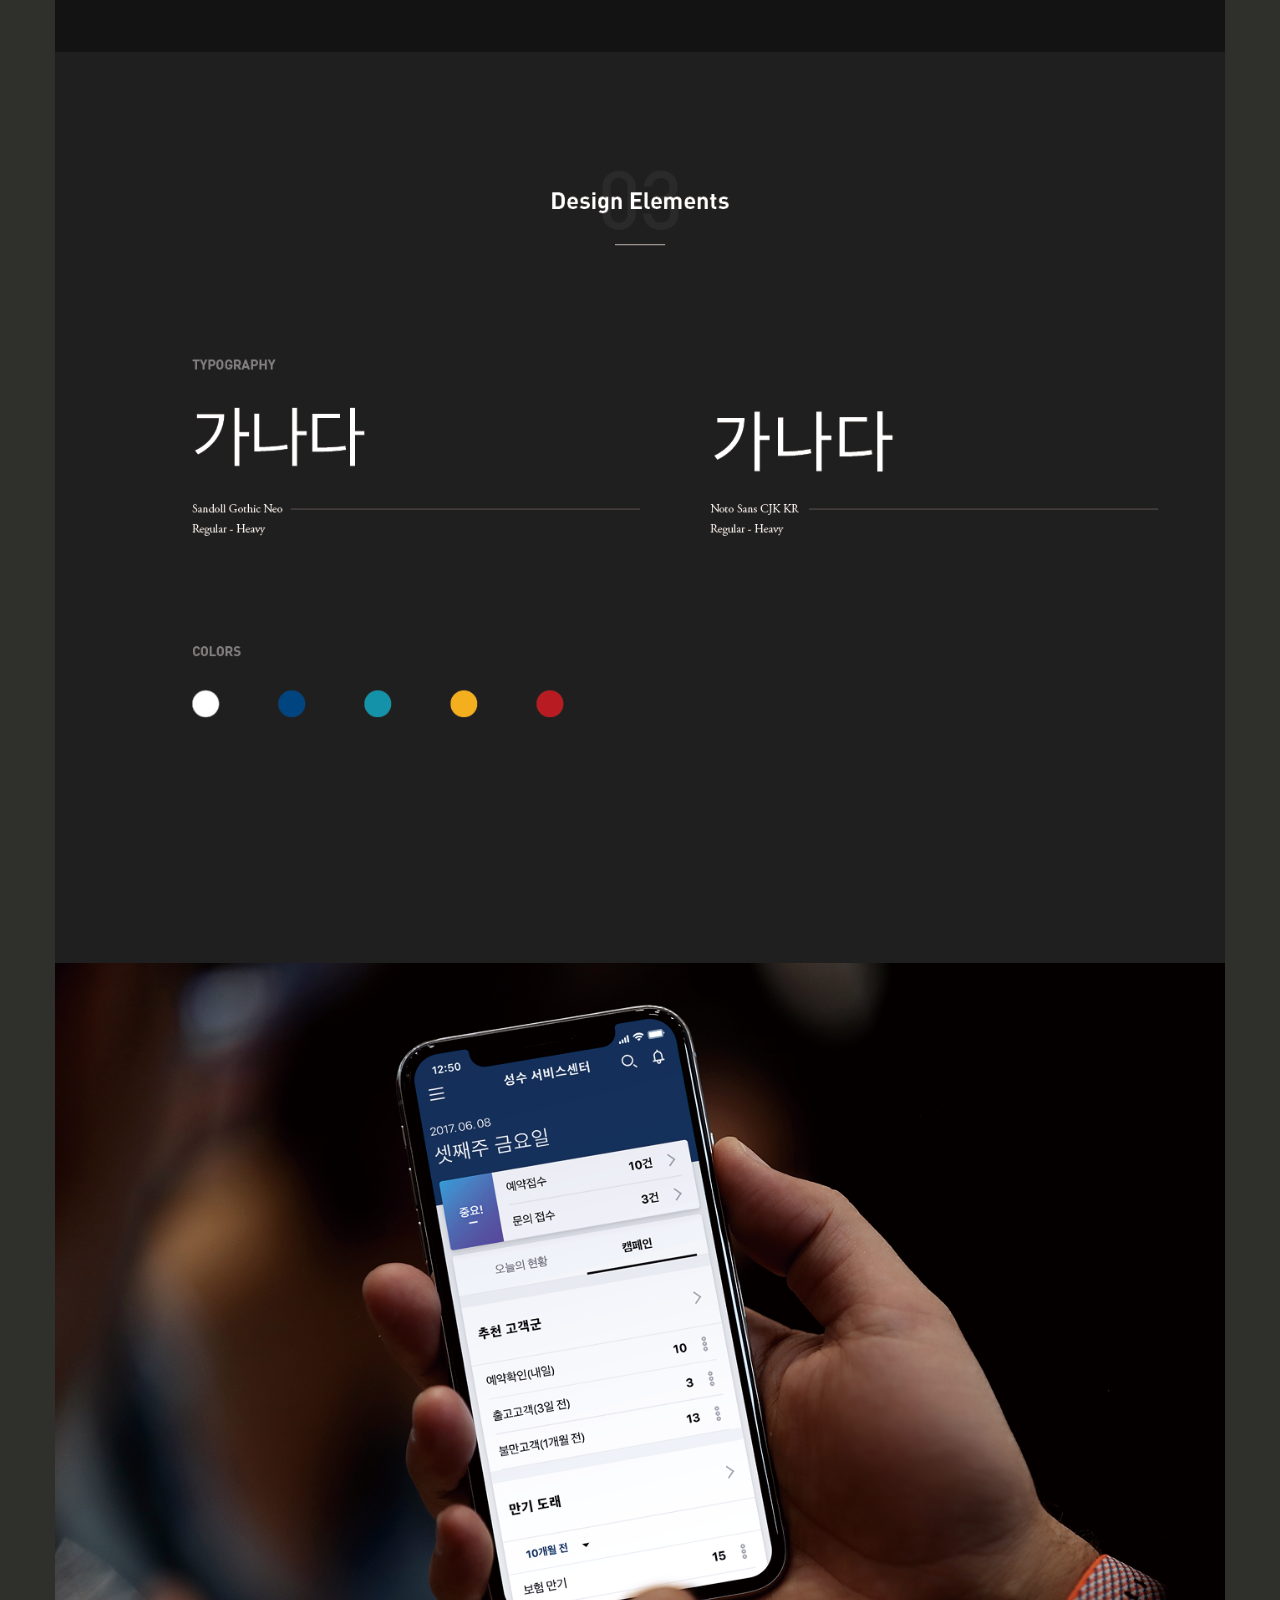
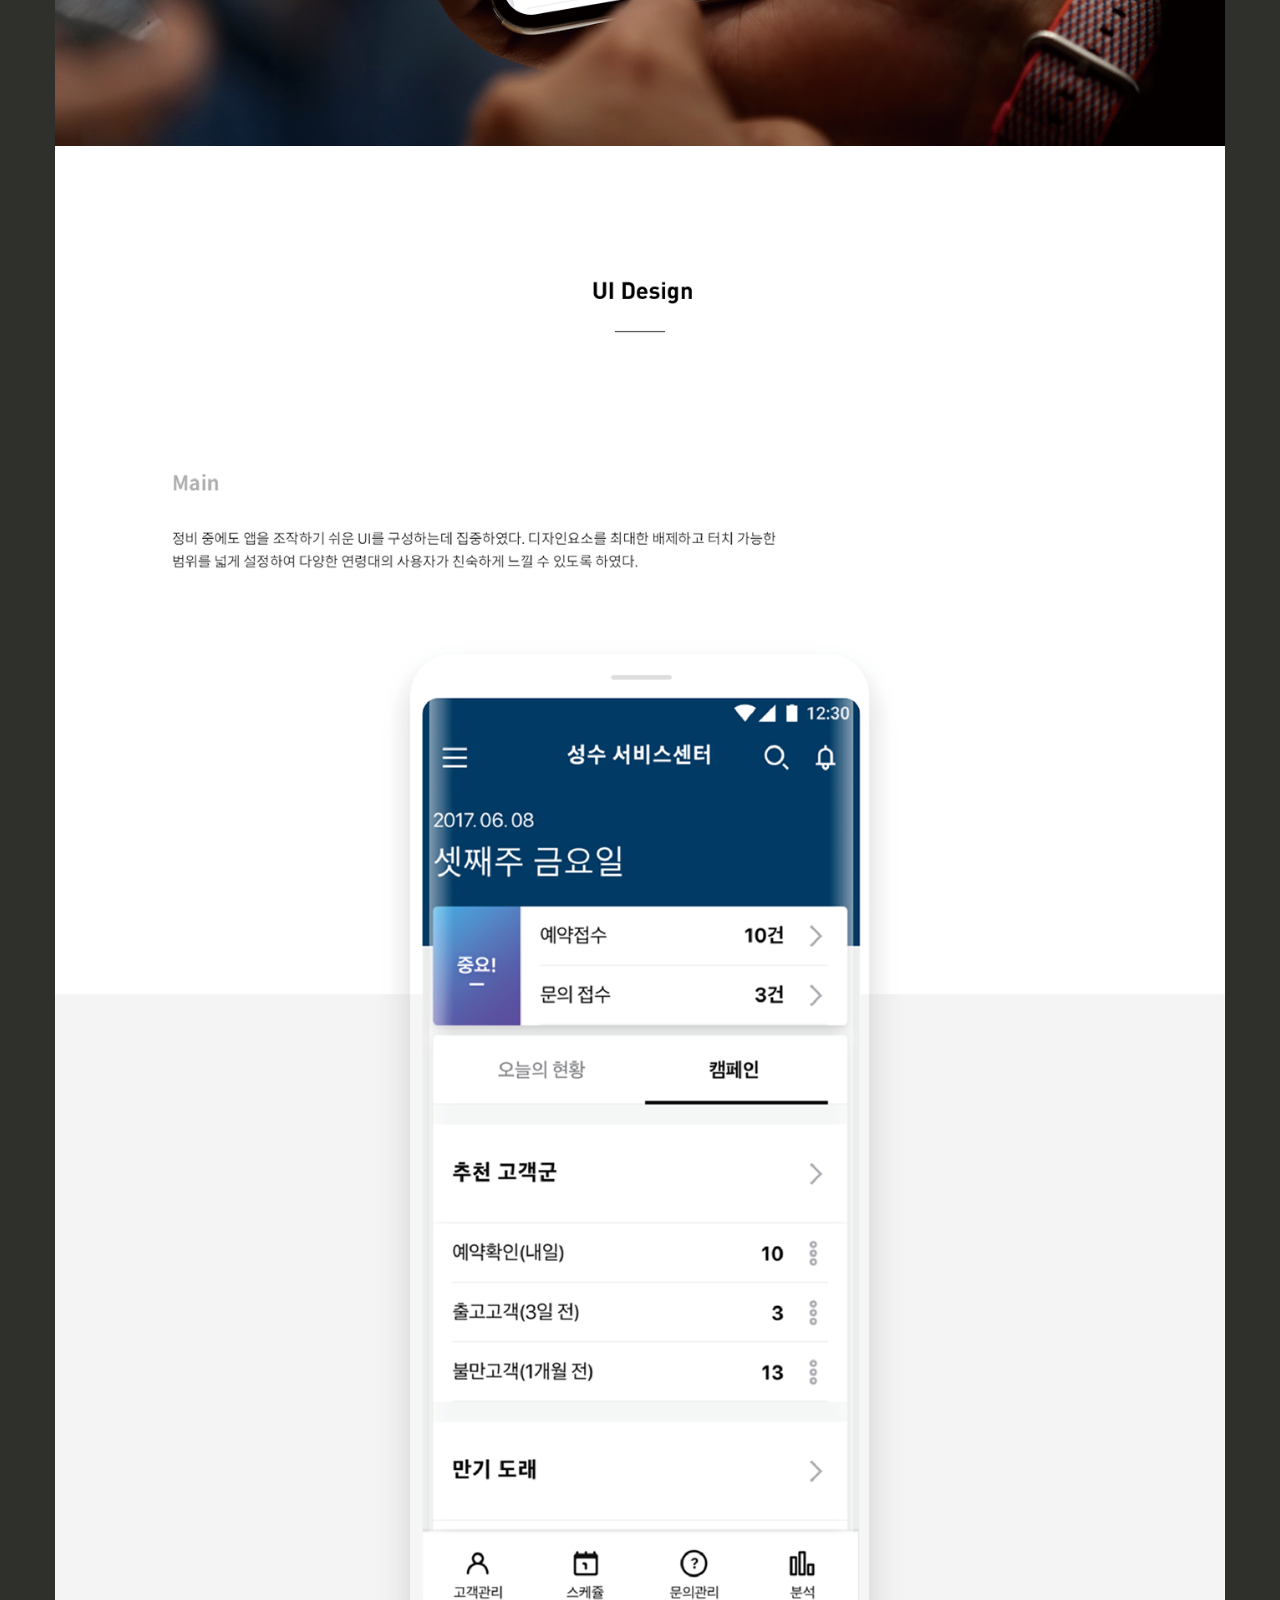
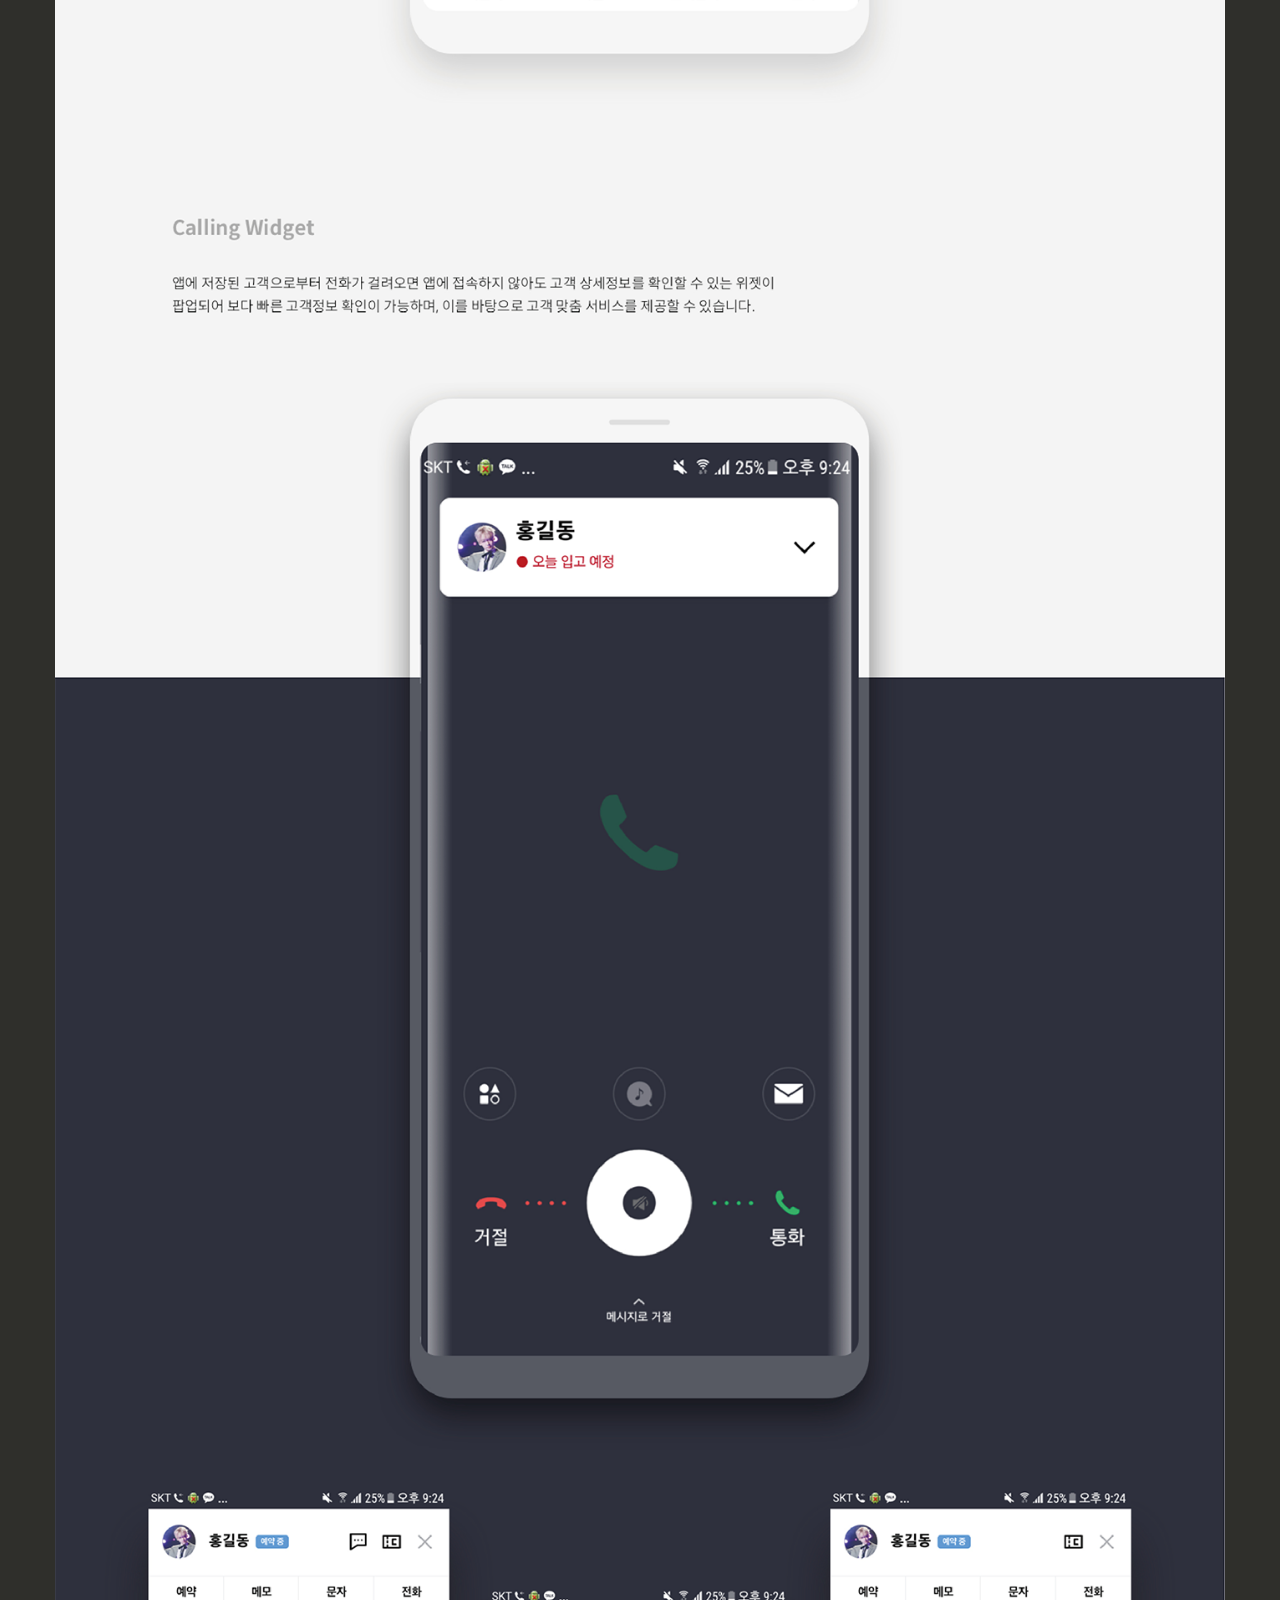
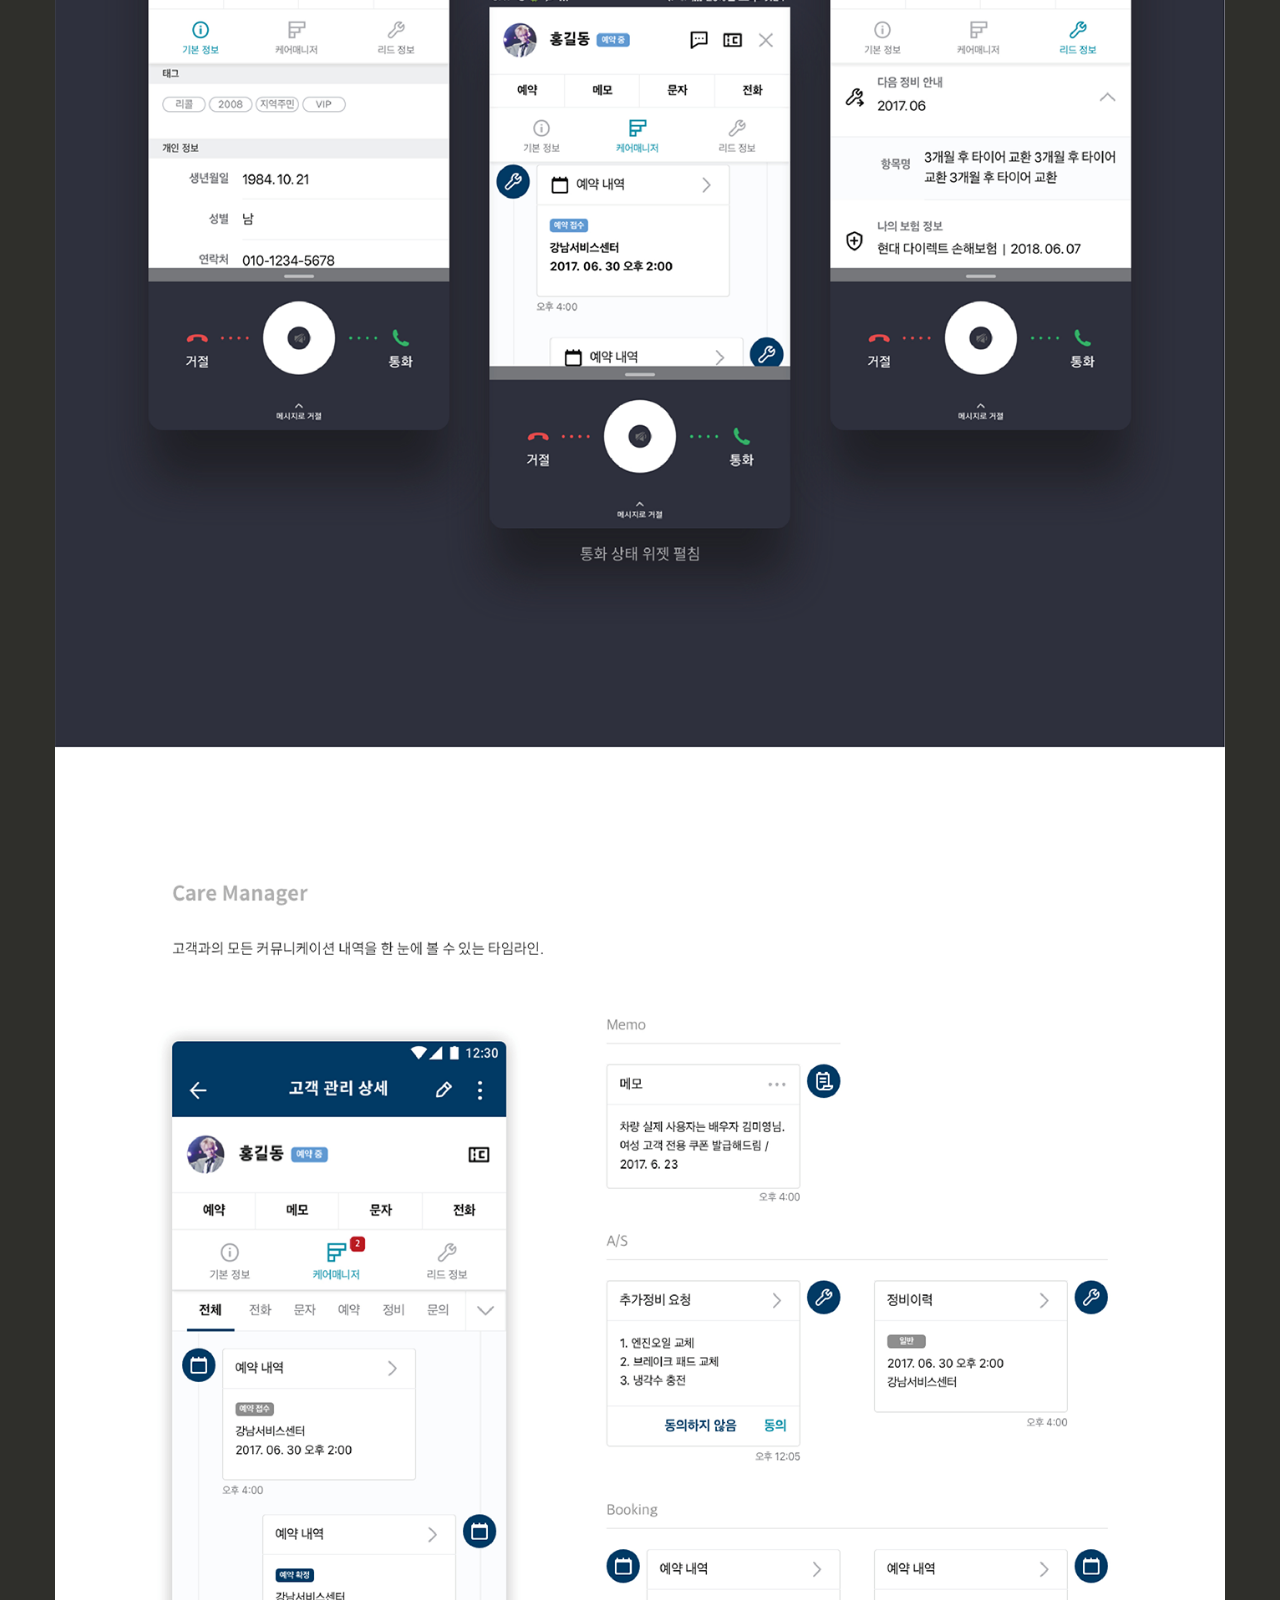
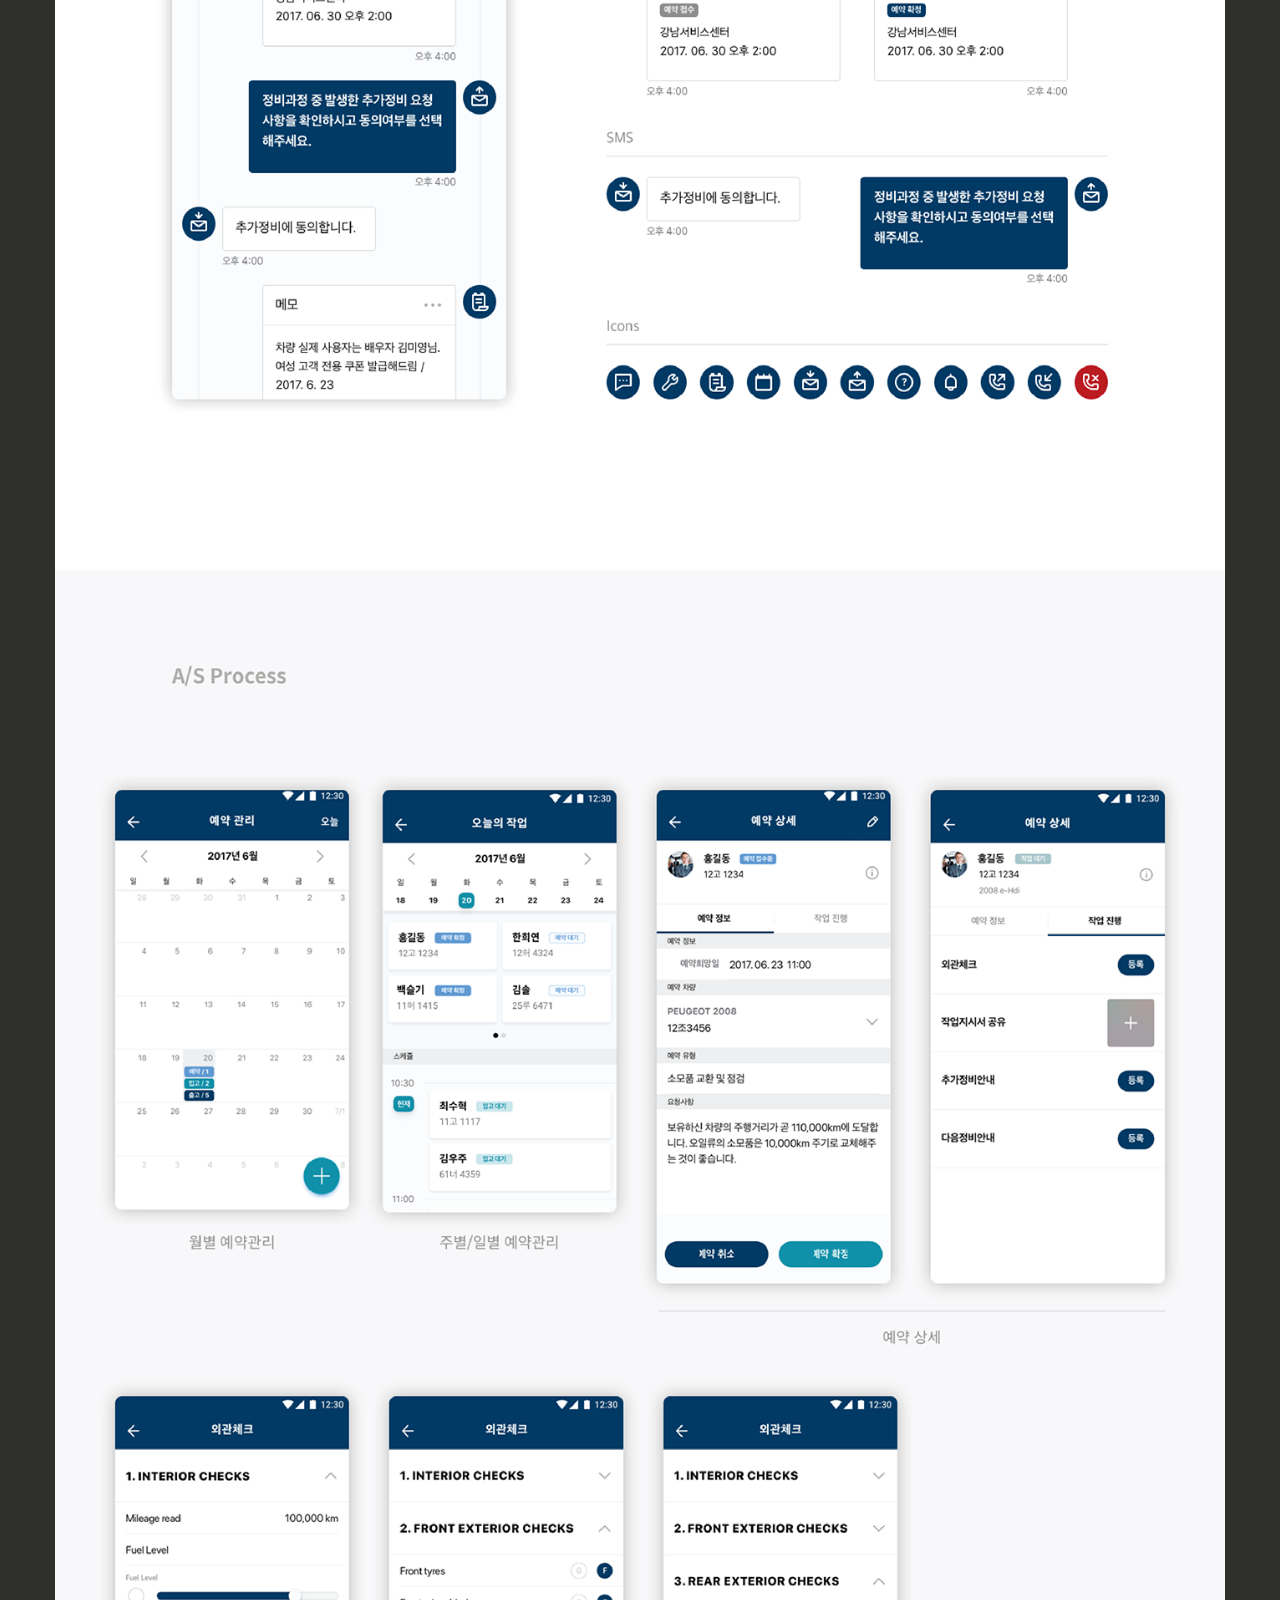
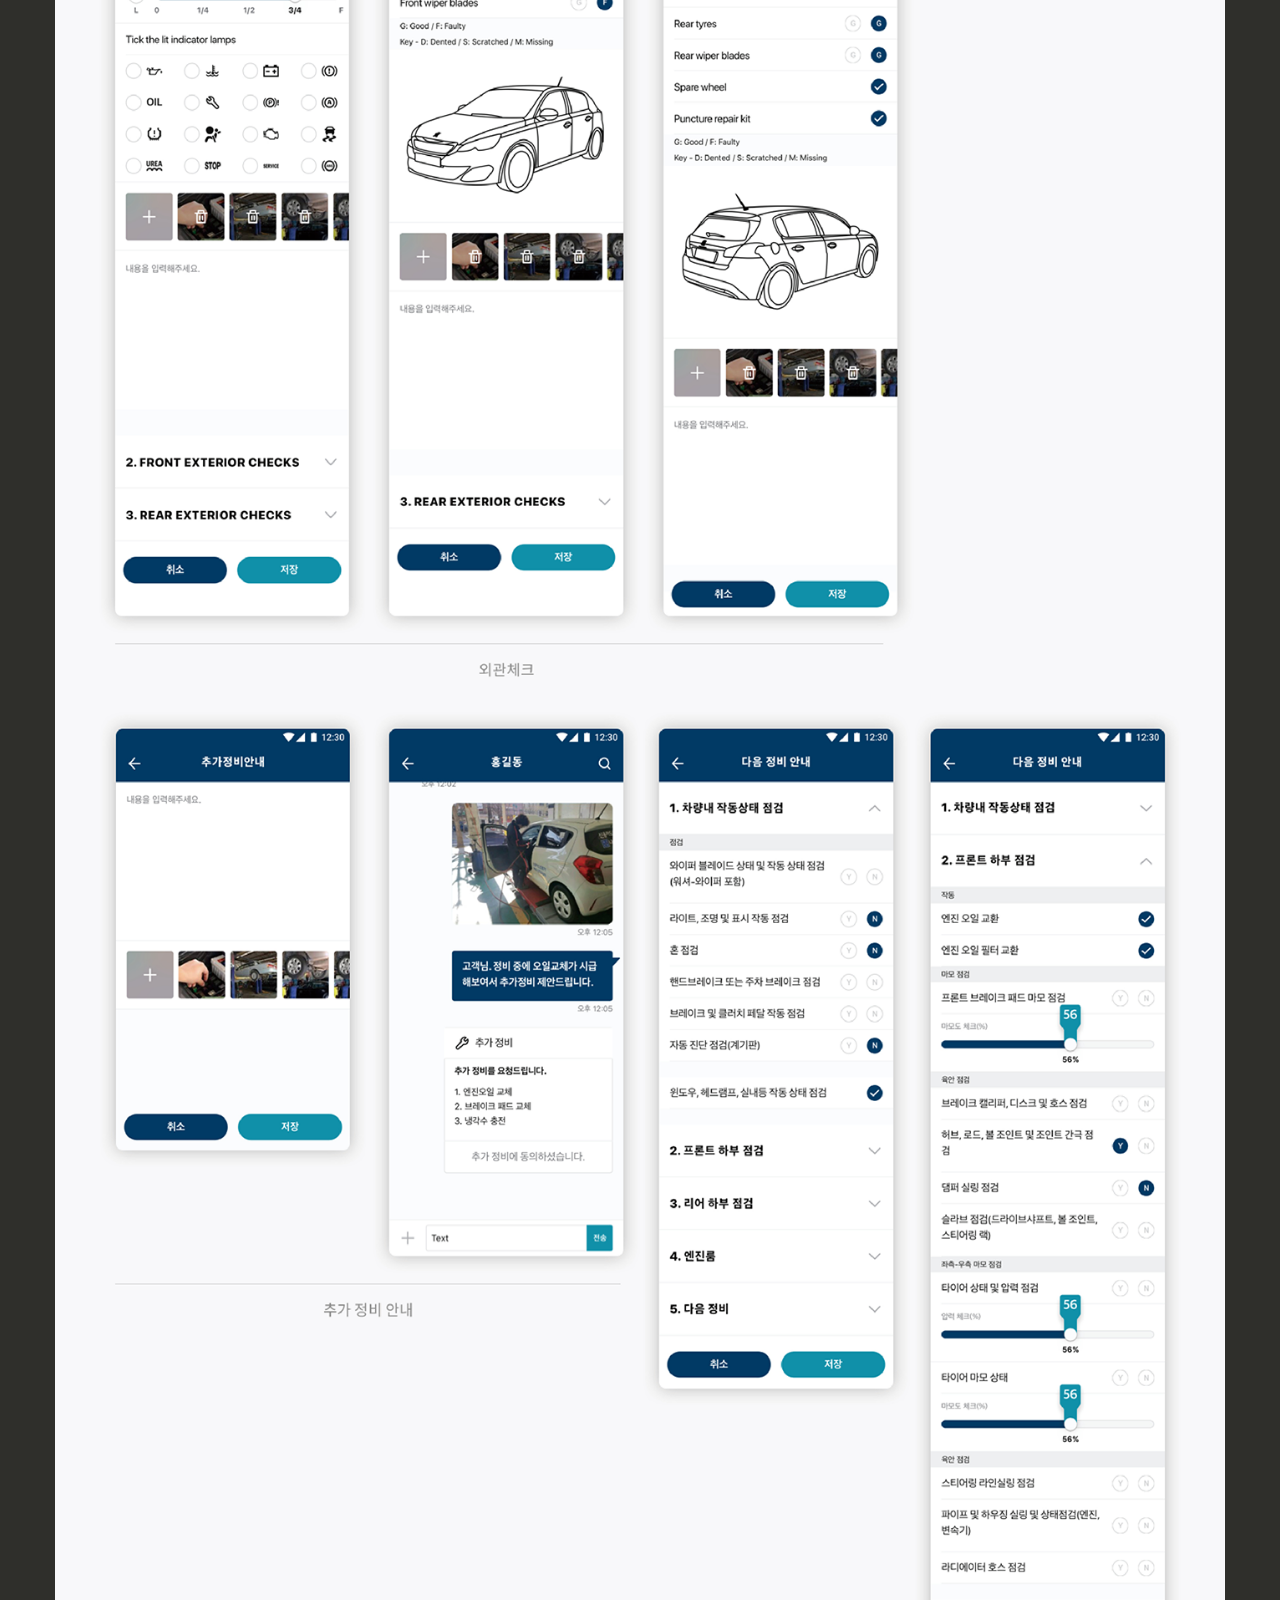
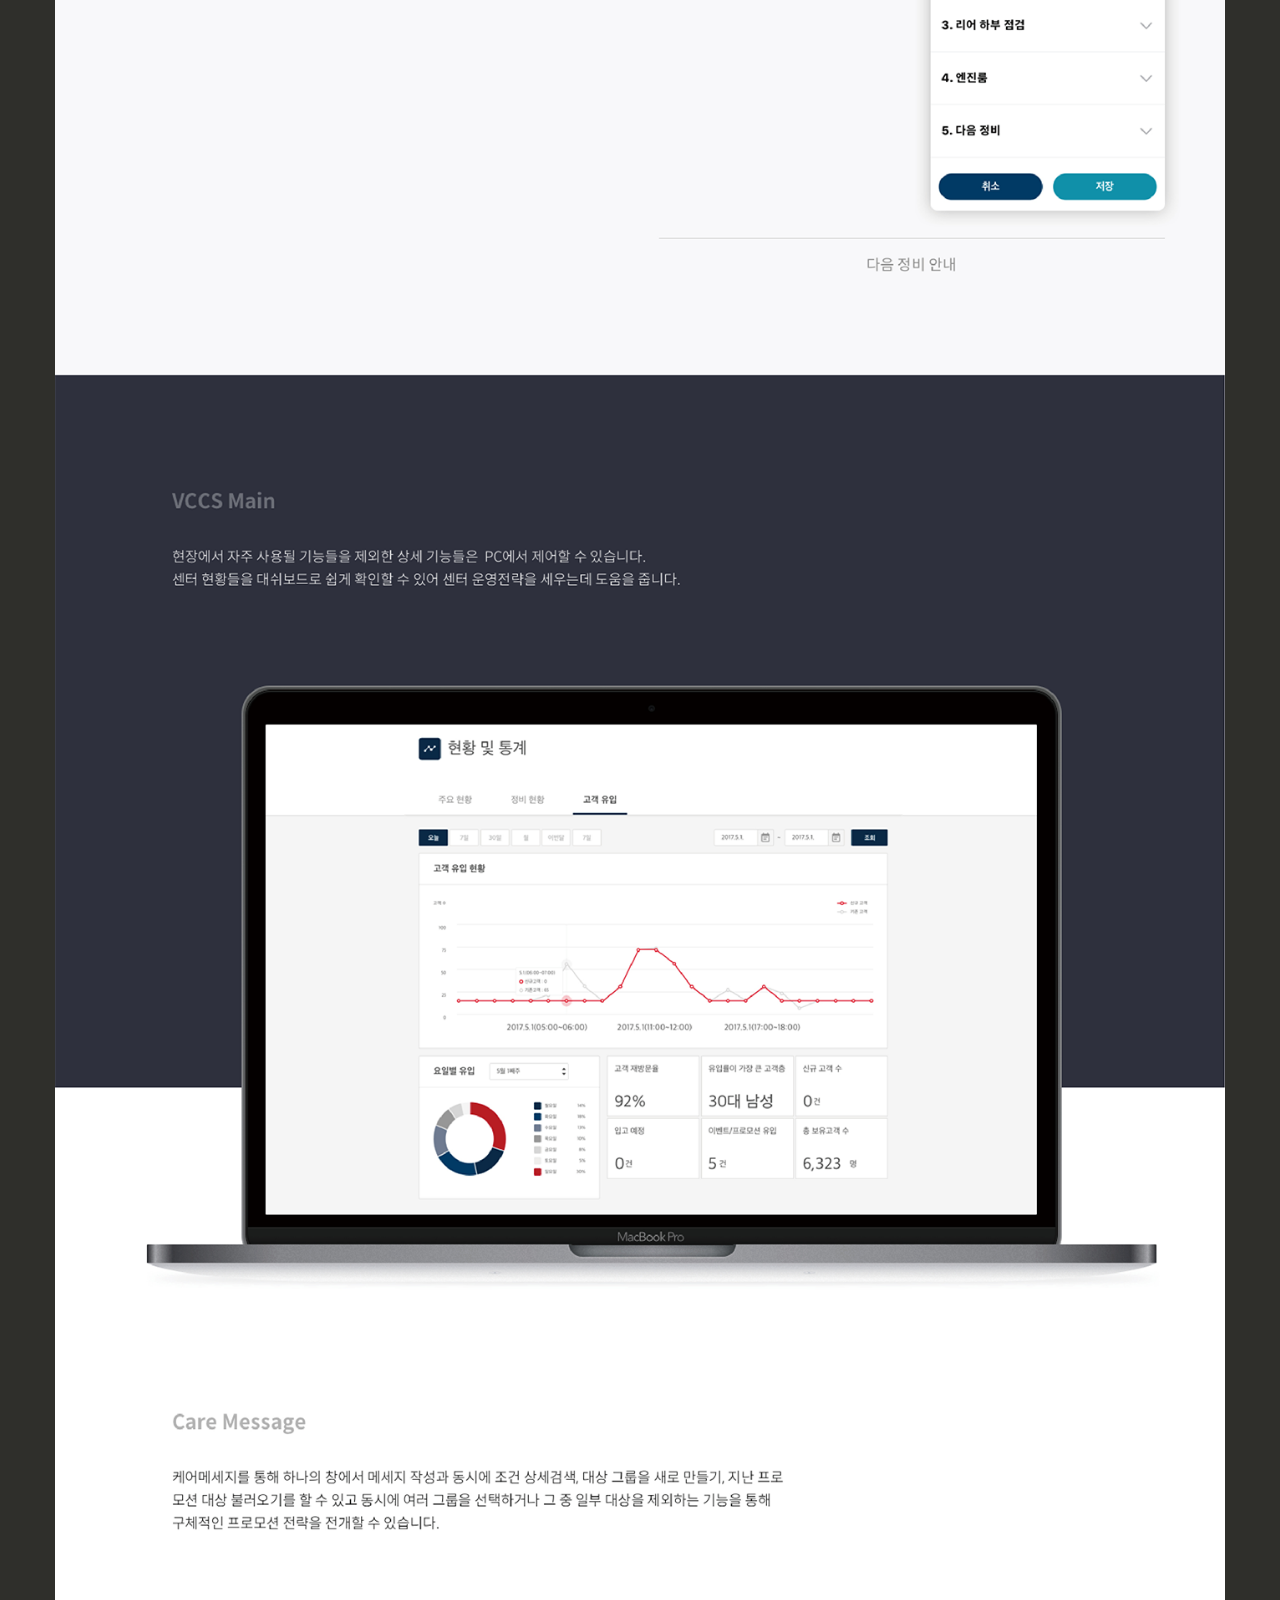
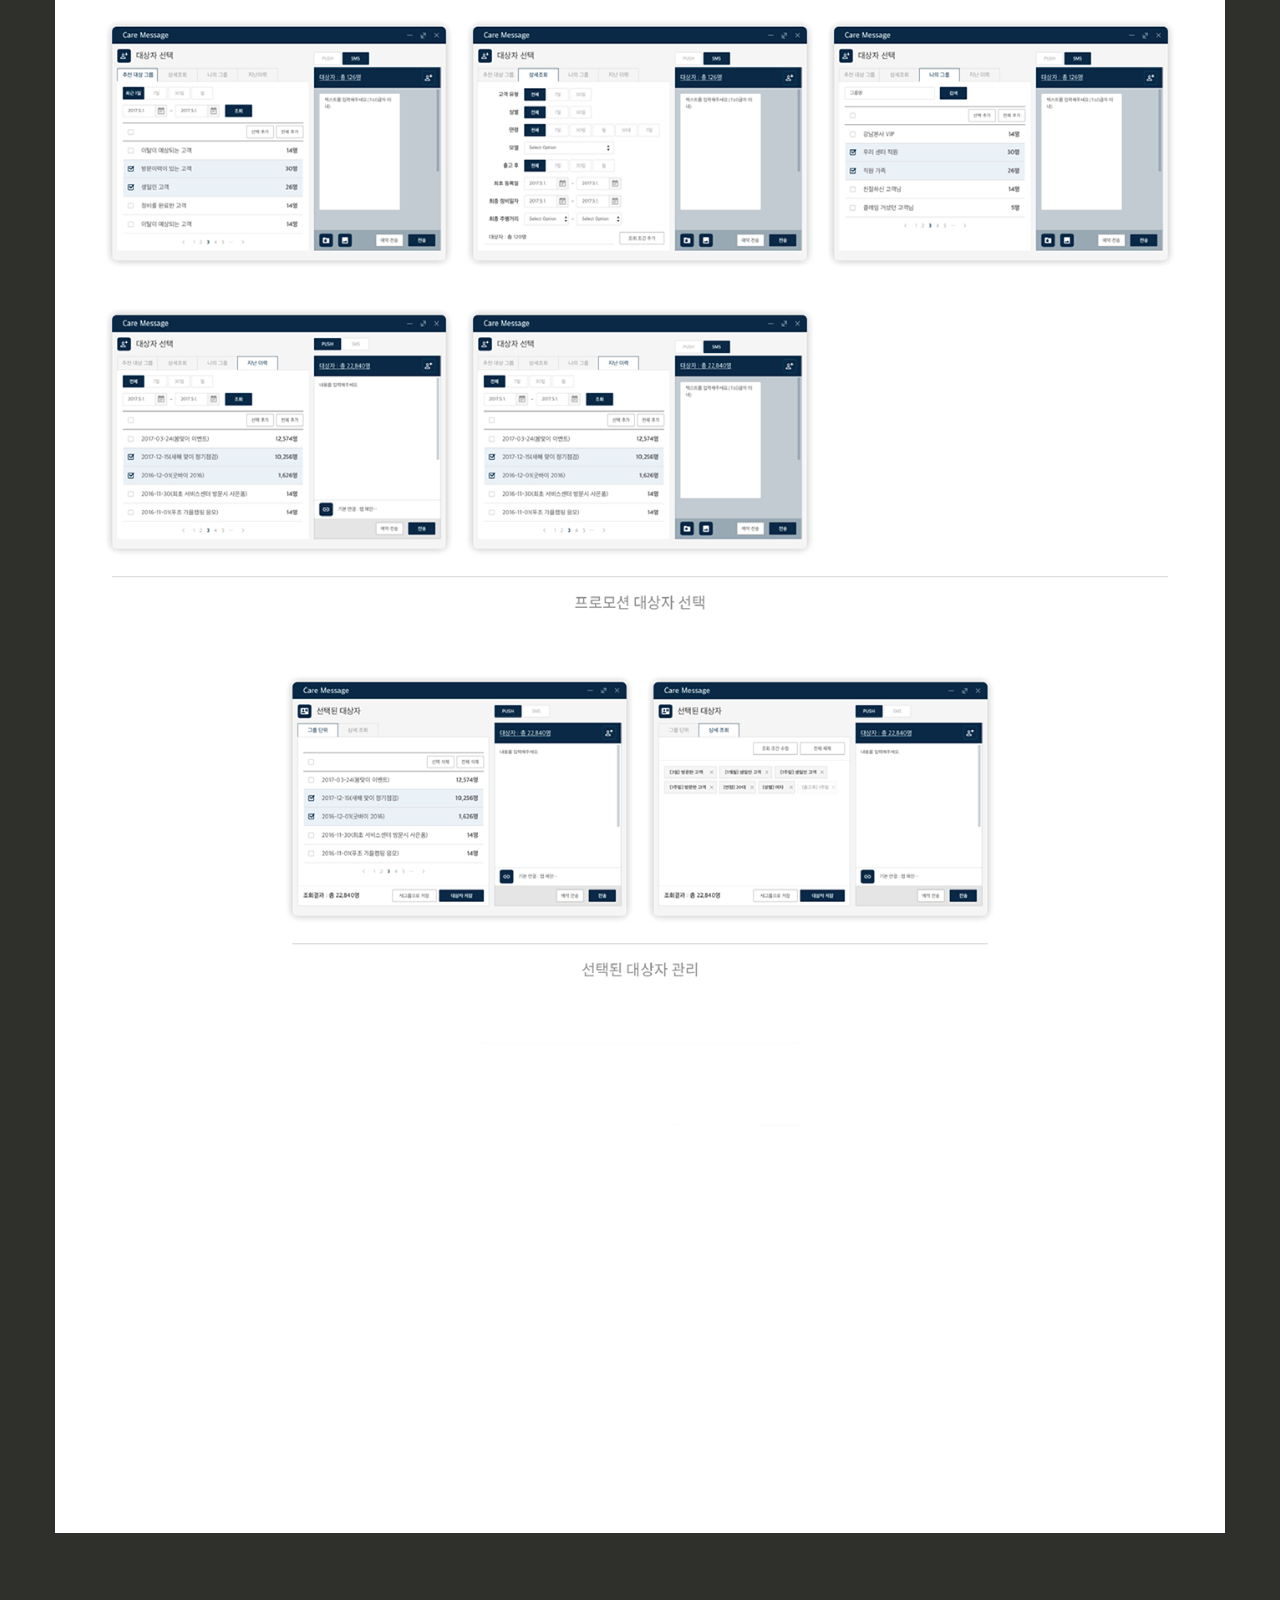
<file: single1.html>
<!DOCTYPE HTML>
<html lang="en-US">

<head>
  <title>Portfolio_01</title>
  <meta charset="utf-8">
  <meta http-equiv="Content-Type" content="text/html; charset=UTF-8">
  <meta name="description" content="Template by Colorlib" />
  <meta name="keywords" content="HTML, CSS, JavaScript, PHP" />
  <meta name="author" content="Colorlib" />
  <meta name="viewport" content="width=device-width, initial-scale=1, maximum-scale=1">

  <link rel="shortcut icon" href="images/favicon.png" />
  <link href='http://fonts.googleapis.com/css?family=Montserrat:400,700%7CPT+Serif:400,700' rel='stylesheet' type='text/css'>
  <link rel="stylesheet" type="text/css" href='css/clear.css' />
  <link rel="stylesheet" type="text/css" href='css/common.css' />
  <link rel="stylesheet" type="text/css" href='css/font-awesome.min.css' />
  <link rel="stylesheet" type="text/css" href='css/carouFredSel.css' />
  <link rel="stylesheet" type="text/css" href='css/sm-clean.css' />
  <link rel="stylesheet" type="text/css" href='style.css' />

  <!--[if lt IE 9]>
                <script src="js/html5.js"></script>
        <![endif]-->

</head>


<body class="single-post single">

  <div class="doc-loader"></div>

  <div class="content-1170 header-holder center-relative">

    <div class="header-menu">
      <div class="toggle-holder relative">
        <div id="toggle">
          <div class="one"></div>
          <div class="two"></div>
          <div class="three"></div>
        </div>
      </div>

      <nav id="header-main-menu" class="big-menu">
        <ul class="main-menu sm sm-clean">
          <li><a href="index.html">Home</a></li>
          <li><a href="single.html">PEUGEOT</a></li>
          <li><a href="single1.html">My Customer Care</a></li>
          <li><a href="single2.html">Now, Windy</a></li>
        </ul>
      </nav>
      <div class="clear"></div>
    </div>
    <div class="clear"></div>
  </div>

  <div id="content" class="site-content center-relative">
    <!-- <div class="header-image">
      <img src="images/Thumbnail_mycustomercare.png" alt=""></div> -->
    <article class="content-1170 center-relative">
      <div class="content-wrapper">
        <h1 class="entry-title">
                        My Customer Care
        </h1>
        <div class="post-info">
          <div class="cat-links">
            <ul>
              <li><a href="#">UX/UI Design</a></li>
            </ul>
          </div>
          <!-- <div class="post-date">August 21st, 2015</div>
          <div class="post-author"><a href="#">Eun-ryoung Cha</a></div> -->
        </div>

        <div class="clear"></div>
        <div class="full-width-content">
          <div class="wp-caption">
            <img src="images/Portfolio_mycustomercare.png" alt="">
            <img class="mccimg" src="images/Portfolio_mycustomercare1.png" alt="">
            <!-- <p class="wp-caption-text">Creative community <span class="image-caption-text">DTTSP</span></p> -->
          </div>
          <!-- <div class="clear"></div> -->
        </div>
        <div class="resume-entry-content">
          <!-- <br>
          <p>I still keep in mind a certain wonderful sunset which I witnessed when and steamboating was new to me. A broad expanse of the river was turned too blood in the middle distance the red hue brightened into gold, through which a solitary log came
            floating, black and conspicuous in one place a long calm slanting mark lay sparkling upon the water in another the surface was broken by boiling, tumbling rings, that were as many-tinted as an opal where the ruddy flush was faintest, was a
            smooth spot that was covered with graceful circles and radiating lines.</p>
          <br>
          <p>Ever so delicately traced the shore on our left was densely wooded, and the som ber shadow that fell from this forest was broken in one place by a long, ruffled trail that shone like silver and high above the forest wall.</p> -->
          <div class="clear"></div>
        </div>
      </div>
    </article>
  </div>


  <!--Footer-->

  <footer class="footer">
    <div class="content-1170 center-relative">
      <ul>
        <li class="left-footer-content">
          © 2018 All rights reserved. | Katt HTML Template by <a href="https://colorlib.com" target="_blank">Colorlib</a>.
        </li>
        <li class="left-footer-content mobile">
          © 2018 All rights reserved. | Katt HTML Template by <a href="https://colorlib.com" target="_blank">Colorlib</a>.
        </li>
      </ul>
    </div>
  </footer>



  <div class="fixed scroll-top">
    <img src="images/back_to_top.png" alt="Go Top">
  </div>



  <!--Load JavaScript-->
  <script type="text/javascript" src="js/jquery.js"></script>
  <script type="text/javascript" src="js/jquery.smartmenus.min.js"></script>
  <script type="text/javascript" src="js/queryloader2.min.js"></script>
  <script type="text/javascript" src="js/jquery.carouFredSel-6.0.0-packed.js"></script>
  <script type="text/javascript" src="js/jquery.mousewheel.min.js"></script>
  <script type="text/javascript" src="js/jquery.touchSwipe.min.js"></script>
  <script type="text/javascript" src="js/jquery.easing.1.3.js"></script>
  <script type="text/javascript" src="js/jquery.nicescroll.min.js"></script>
  <script type="text/javascript" src="js/main.js"></script>
</body>

</html>
</file>
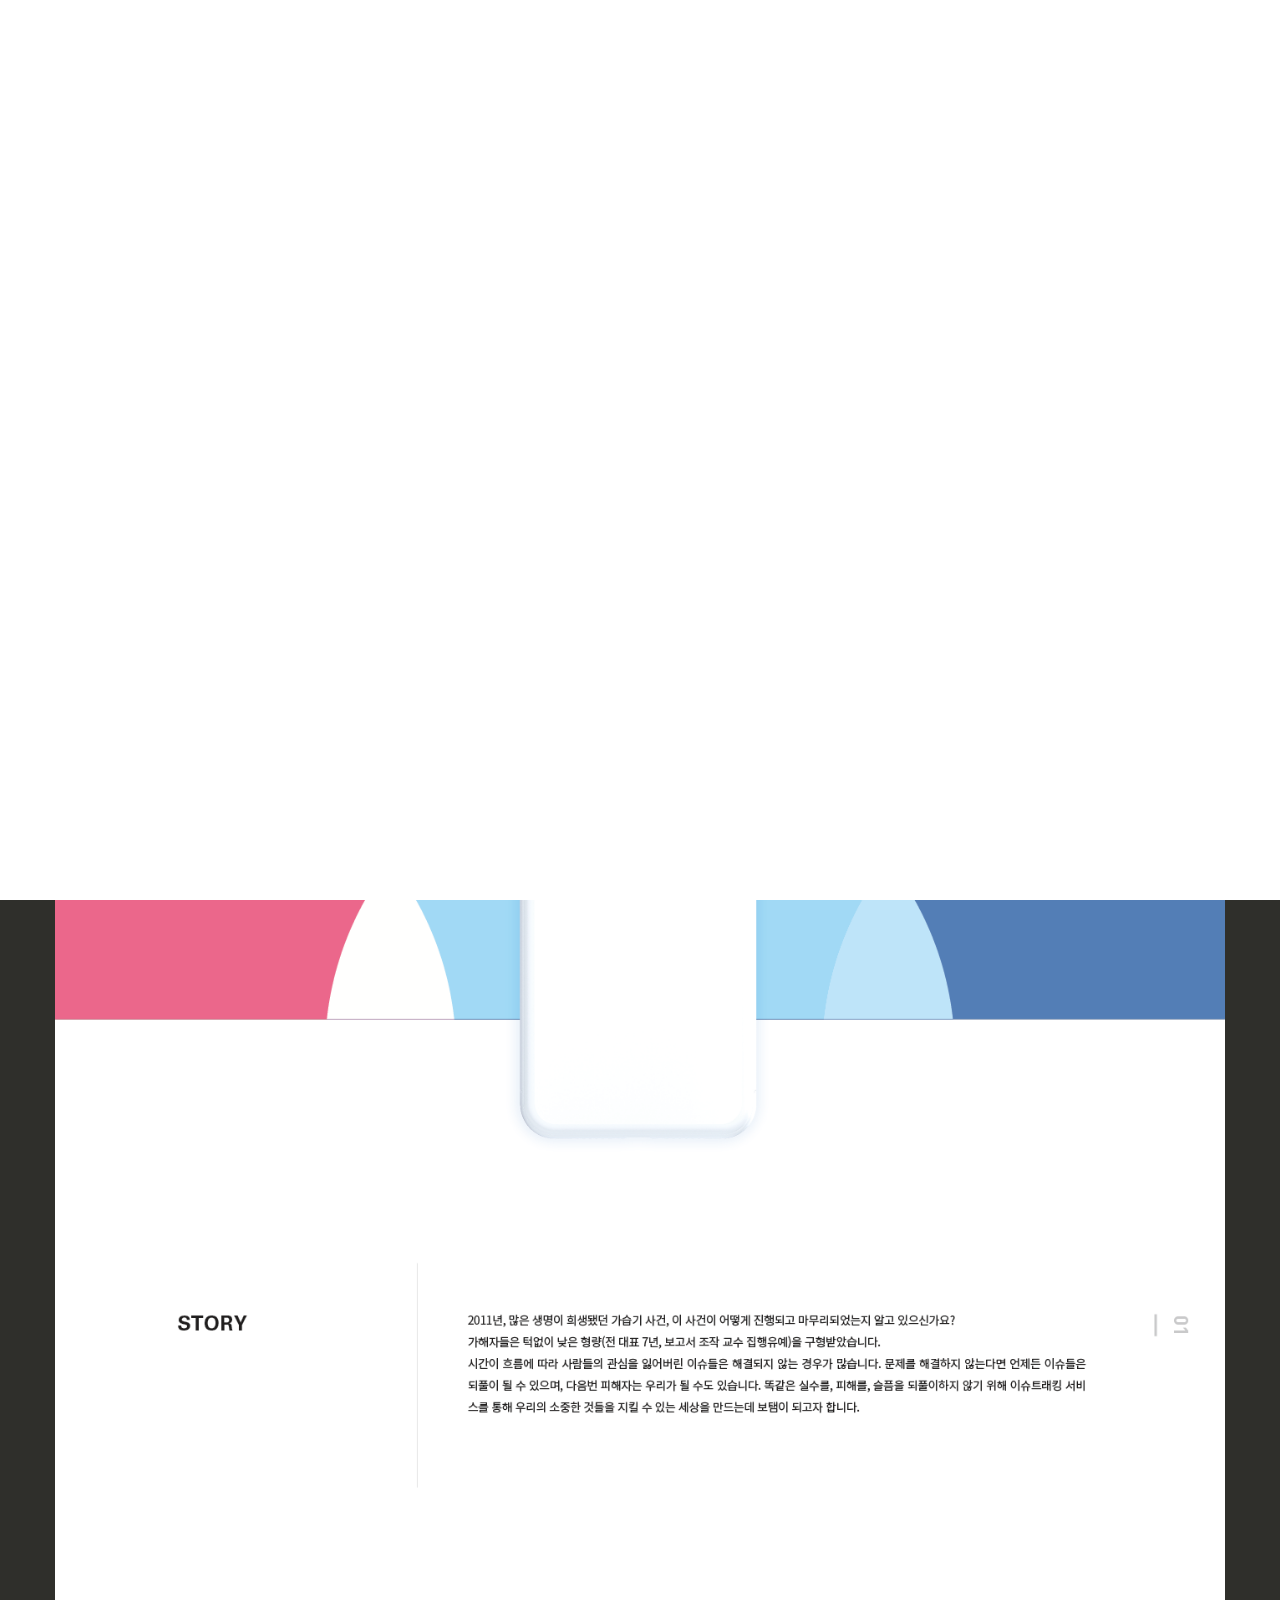
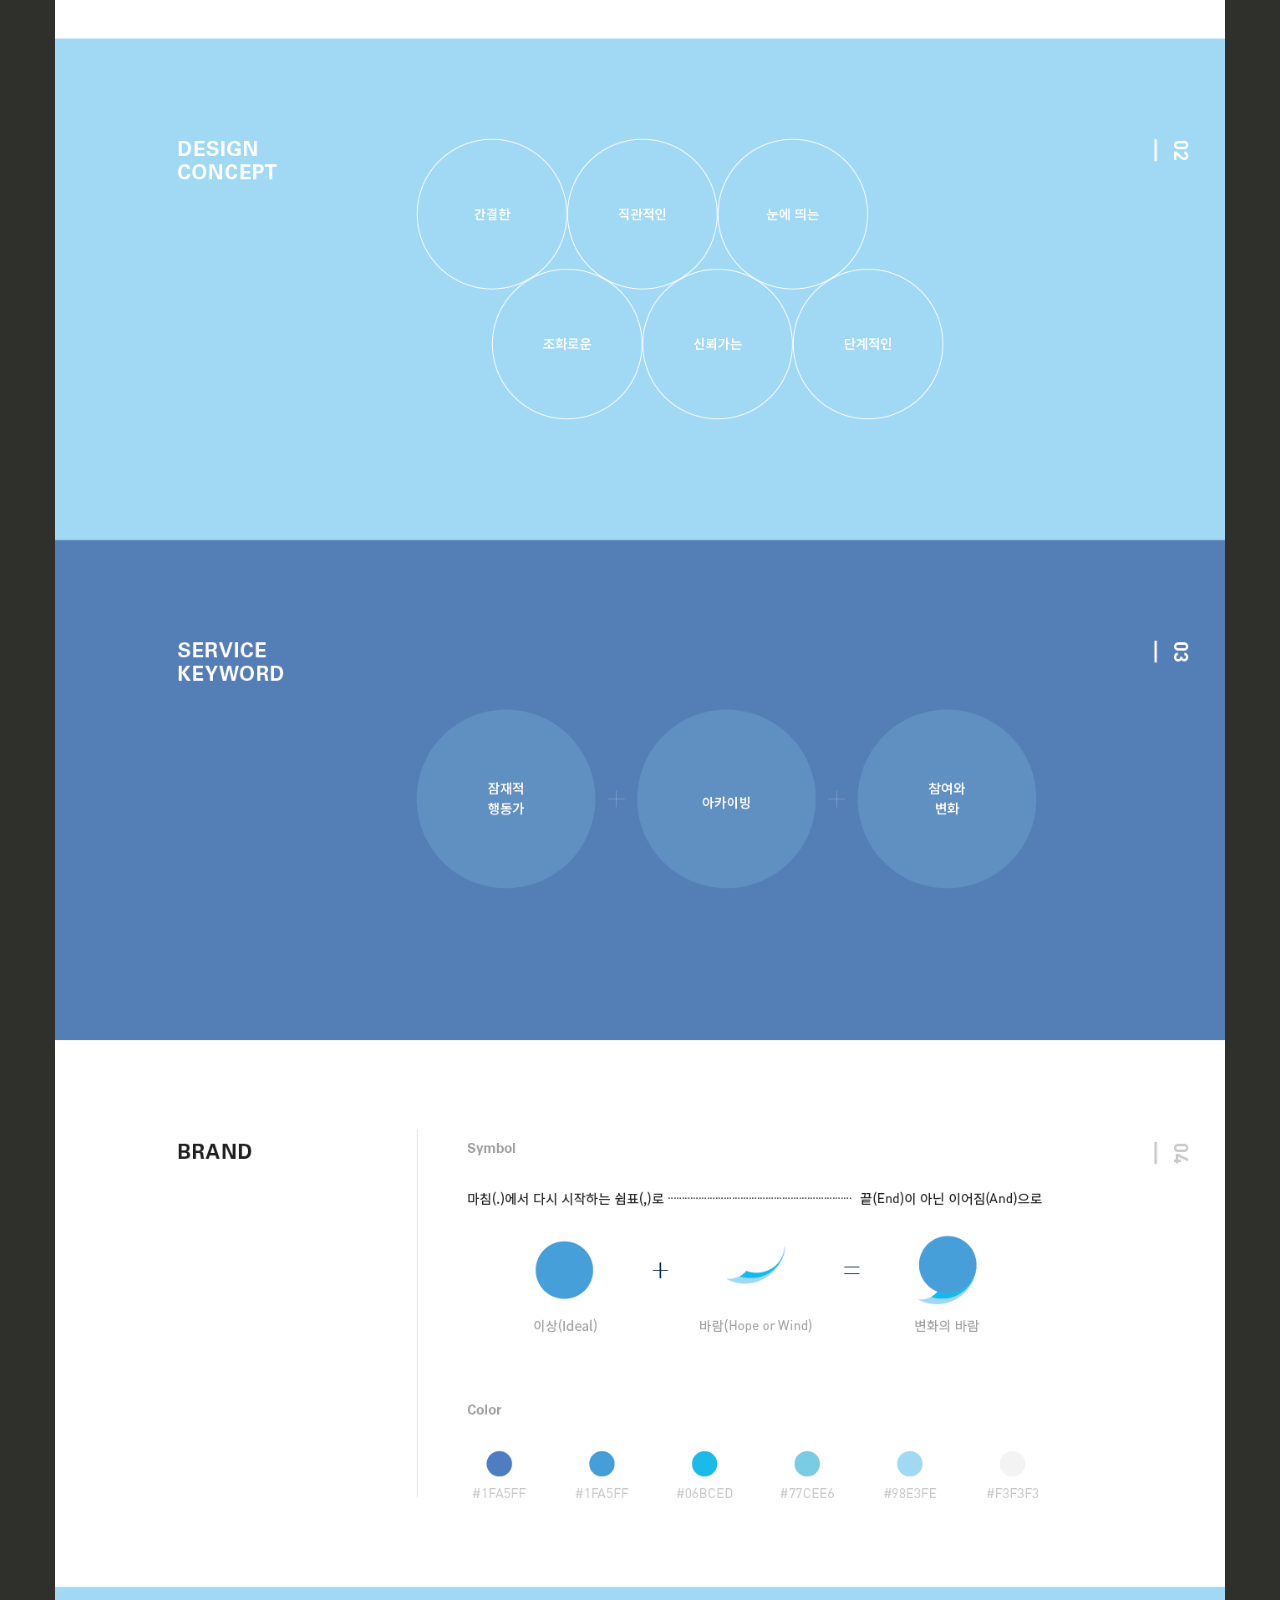
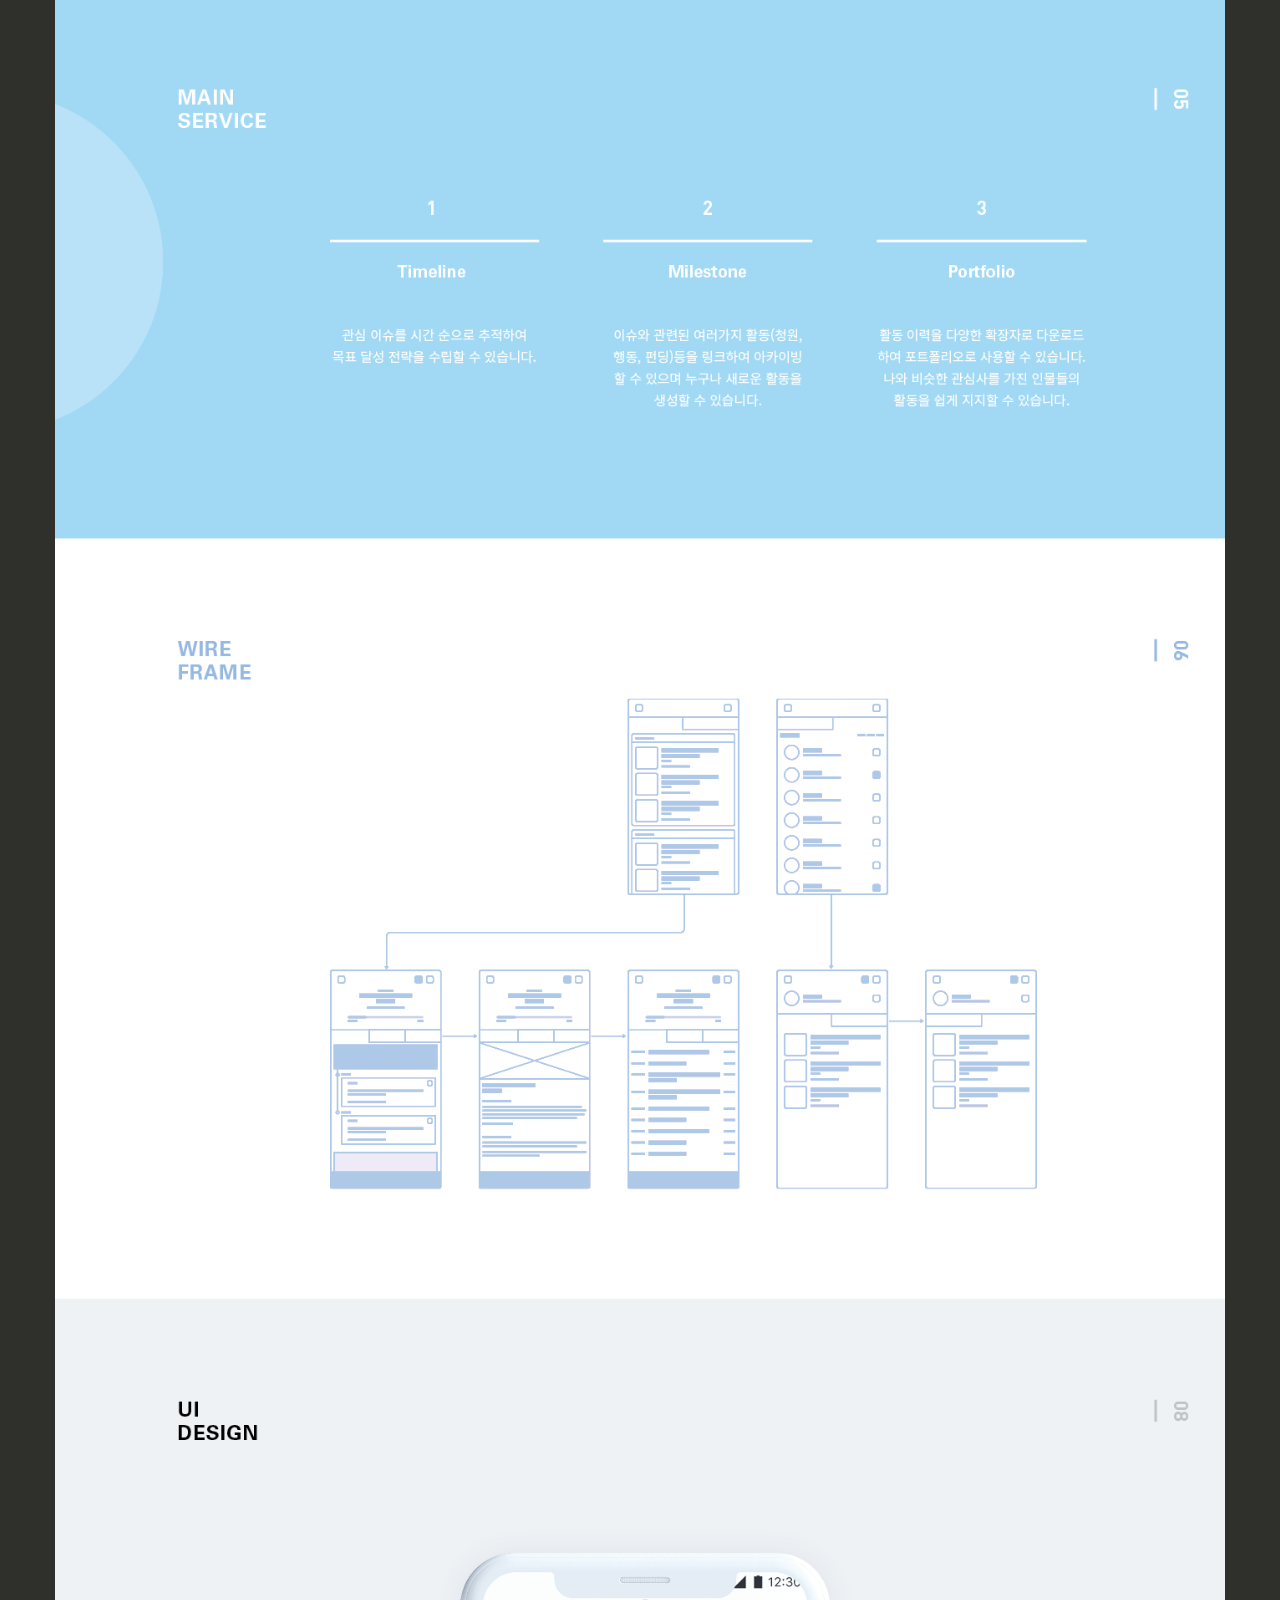
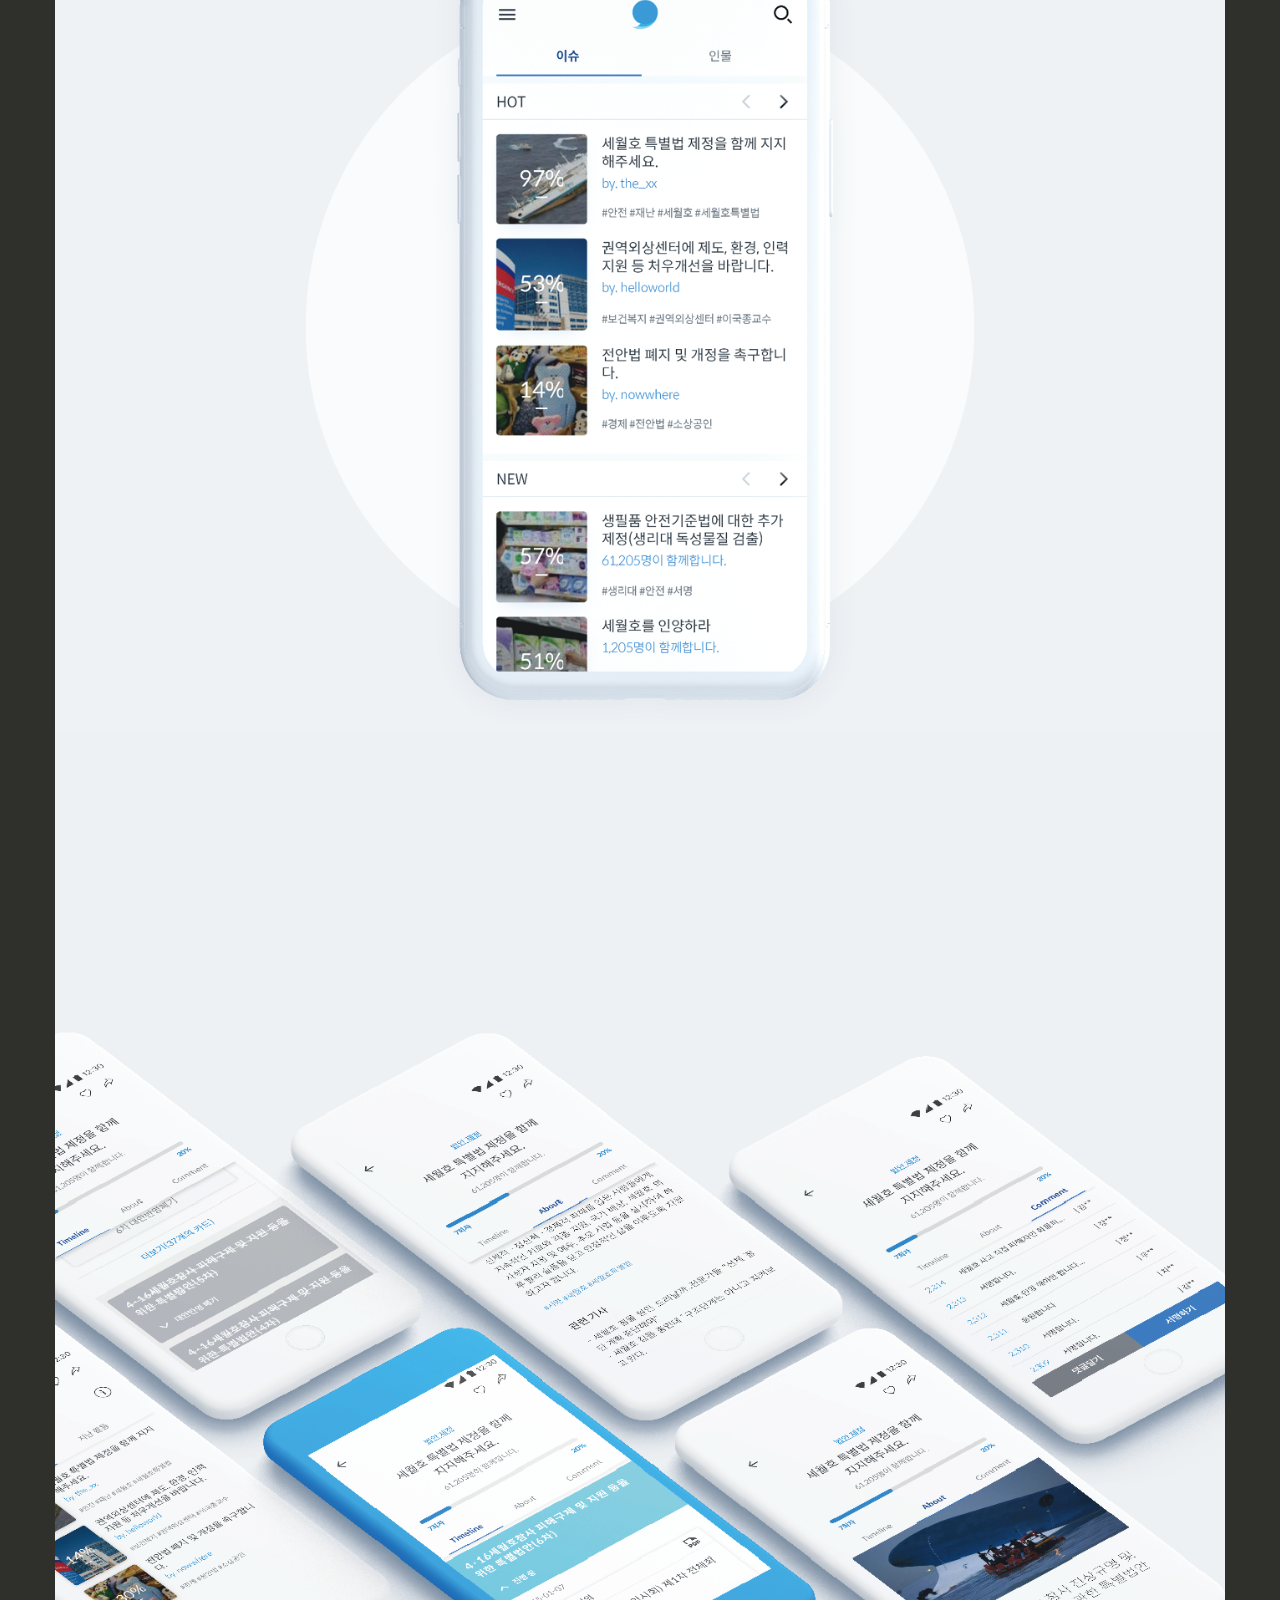
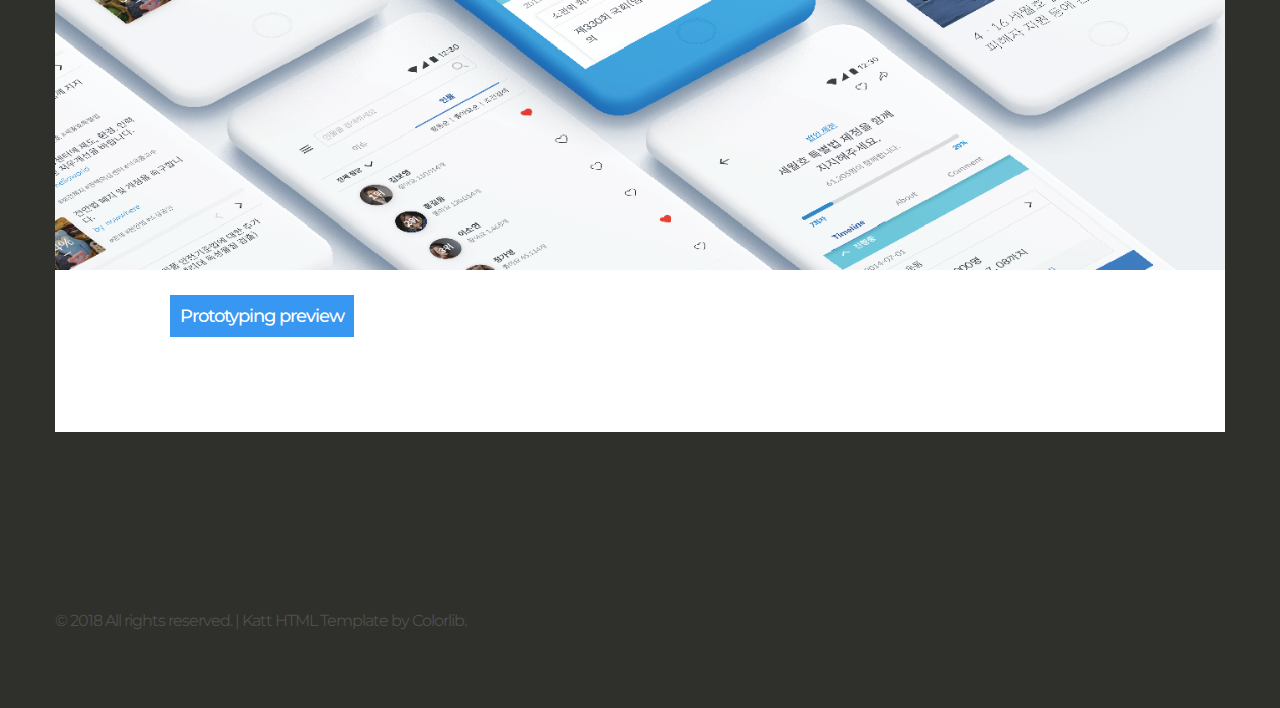
<file: single2.html>
<!DOCTYPE HTML>
<html lang="en-US">

<head>
  <title>Portfolio_01</title>
  <meta charset="utf-8">
  <meta http-equiv="Content-Type" content="text/html; charset=UTF-8">
  <meta name="description" content="Template by Colorlib" />
  <meta name="keywords" content="HTML, CSS, JavaScript, PHP" />
  <meta name="author" content="Colorlib" />
  <meta name="viewport" content="width=device-width, initial-scale=1, maximum-scale=1">

  <link rel="shortcut icon" href="images/favicon.png" />
  <link href='http://fonts.googleapis.com/css?family=Montserrat:400,700%7CPT+Serif:400,700' rel='stylesheet' type='text/css'>
  <link rel="stylesheet" type="text/css" href='css/clear.css' />
  <link rel="stylesheet" type="text/css" href='css/common.css' />
  <link rel="stylesheet" type="text/css" href='css/font-awesome.min.css' />
  <link rel="stylesheet" type="text/css" href='css/carouFredSel.css' />
  <link rel="stylesheet" type="text/css" href='css/sm-clean.css' />
  <link rel="stylesheet" type="text/css" href='style.css' />

  <!--[if lt IE 9]>
                <script src="js/html5.js"></script>
        <![endif]-->

</head>


<body class="single-post single">

  <div class="doc-loader"></div>

  <div class="content-1170 header-holder center-relative">

    <div class="header-menu">
      <div class="toggle-holder relative">
        <div id="toggle">
          <div class="one"></div>
          <div class="two"></div>
          <div class="three"></div>
        </div>
      </div>

      <nav id="header-main-menu" class="big-menu">
        <ul class="main-menu sm sm-clean">
          <li><a href="index.html">Home</a></li>
          <li><a href="single.html">PEUGEOT</a></li>
          <li><a href="single1.html">My Customer Care</a></li>
          <li><a href="single2.html">Now, Windy</a></li>
        </ul>
      </nav>
      <div class="clear"></div>
    </div>
    <div class="clear"></div>
  </div>

  <div id="content" class="site-content center-relative">
    <!-- <div class="header-image">
      <img src="images/Thumbnail_nowwindy.png" alt=""></div> -->
    <article class="content-1170 center-relative">
      <div class="content-wrapper">
        <h1 class="entry-title">
                        Now, Windy
        </h1>
        <div class="post-info">
          <div class="cat-links">
            <ul>
              <li><a href="#">UX/UI Design</a></li>
              <li><a href="#">prototyping</a></li>
            </ul>
          </div>
          <!-- <div class="post-date">August 21st, 2015</div>
          <div class="post-author"><a href="#">Eun-ryoung Cha</a></div> -->
        </div>

        <div class="clear"></div>
        <div class="full-width-content">
          <div class="wp-caption">
            <img src="images/Portfolio_nowwindy1.png" alt="">
            <p class="wp-caption-text"><a href="https://chaadel.github.io/now-windy__new"><span class="image-caption-text nextbtn">Prototyping preview</span></a></p>
          </div>
          <!-- <div class="clear"></div> -->
        </div>
        <div class="resume-entry-content">
          <!-- <br>
          <p>I still keep in mind a certain wonderful sunset which I witnessed when and steamboating was new to me. A broad expanse of the river was turned too blood in the middle distance the red hue brightened into gold, through which a solitary log came
            floating, black and conspicuous in one place a long calm slanting mark lay sparkling upon the water in another the surface was broken by boiling, tumbling rings, that were as many-tinted as an opal where the ruddy flush was faintest, was a
            smooth spot that was covered with graceful circles and radiating lines.</p>
          <br>
          <p>Ever so delicately traced the shore on our left was densely wooded, and the som ber shadow that fell from this forest was broken in one place by a long, ruffled trail that shone like silver and high above the forest wall.</p> -->

        </div>
        <div class="clear"></div>
      </div>

      <div class="zigzag absolute zigzag1" style="left:-9%; top:8%">
        <img src="images/zigzag.png" alt="">
      </div>
      <div class="zigzag absolute zigzag2" style="right:-7%; top:20%">
        <img src="images/zigzag.png" alt="">
      </div>
      <div class="zigzag absolute zigzag3" style="right:20%; top:40%">
        <img src="images/zigzag.png" alt="">
      </div>
      <div class="zigzag absolute zigzag4" style="left:50%; top:70%">
        <img src="images/zigzag.png" alt="">
      </div>
    </article>
  </div>


  <!--Footer-->

  <footer class="footer">
    <div class="content-1170 center-relative">
      <ul>
        <li class="left-footer-content">
          © 2018 All rights reserved. | Katt HTML Template by <a href="https://colorlib.com" target="_blank">Colorlib</a>.
        </li>
        <li class="left-footer-content mobile">
          © 2018 All rights reserved. | Katt HTML Template by <a href="https://colorlib.com" target="_blank">Colorlib</a>.
        </li>
      </ul>
    </div>
  </footer>

  <div class="fixed scroll-top">
    <img src="images/back_to_top.png" alt="Go Top">
  </div>



  <!--Load JavaScript-->
  <script type="text/javascript" src="js/jquery.js"></script>
  <script type="text/javascript" src="js/jquery.smartmenus.min.js"></script>
  <script type="text/javascript" src="js/queryloader2.min.js"></script>
  <script type="text/javascript" src="js/jquery.carouFredSel-6.0.0-packed.js"></script>
  <script type="text/javascript" src="js/jquery.mousewheel.min.js"></script>
  <script type="text/javascript" src="js/jquery.touchSwipe.min.js"></script>
  <script type="text/javascript" src="js/jquery.easing.1.3.js"></script>
  <script type="text/javascript" src="js/jquery.nicescroll.min.js"></script>
  <script type="text/javascript" src="js/main.js"></script>
</body>

</html>
</file>
<file: css/clear.css>
html, body, div, span, object, iframe,
h1, h2, h3, h4, h5, h6, p, blockquote, pre,
abbr, address, cite, code,
del, dfn, em, img, ins, kbd, q, samp,
small, strong, sub, sup, var,
b, i, ol, ul, li,
fieldset, form, label, legend,
table, caption, tbody, tfoot, thead, tr, th, td,
article, aside, canvas, details, figcaption, figure, 
footer, header, hgroup, menu, nav, section, summary,
time, mark, audio, video {
    margin:0;
    padding:0;
    border:0;
    outline: none;
    font-size:100%;
    vertical-align:baseline;
    background:transparent;
}

body {
    line-height:1;
}

article,aside,details,figcaption,figure,
footer,header,hgroup,menu,nav,section { 
    display:block;
}

nav ul,ul,ol {
    list-style:none;
}

blockquote, q {
    quotes:none;
}

blockquote:before, blockquote:after,
q:before, q:after {
    content:'';
    content:none;
}

a {
    margin:0;
    padding:0;
    font-size:100%;
	outline: none;
    vertical-align:baseline;
    background:transparent;
}

ins {
    background-color:#ff9;
    color:#000;
    text-decoration:none;
}

mark {
    background-color:#ff9;
    color:#000; 
    font-style:italic;
    font-weight:bold;
}

del {
    text-decoration: line-through;
}

abbr[title], dfn[title] {
    border-bottom:1px dotted;
    cursor:help;
}

table {
    border-collapse:collapse;
    border-spacing:0;
}

hr {
    display:block;
    height:1px;
    border:0;   
    border-top:1px solid #cccccc;
    margin:1em 0;
    padding:0;
}

input, select {
    vertical-align:middle;
}

input:focus, textarea:focus
{
    outline: none;
}
</file>
<file: css/common.css>
.block
{
    display: block;
}
.hidden
{
    display: none;
}
.clear
{
    clear: both;
}
.left
{
    float: left;
}
.right
{
    float: right;
}
.line-height
{
    line-height: 0;
}
.clear-right
{
    clear: right;
}
.clear-left
{
    clear: left;
}
.center-relative
{
    margin-left: auto;
    margin-right: auto;
}
.center-absolute
{
    left: 50%;
}
.center-text
{
    text-align: center !important;
}
.text-left
{
    text-align: left;
}
.text-right
{
    text-align: right;
}
.absolute
{
    position: absolute;
}
.fixed
{
    position: fixed;
}
.relative
{
    position: relative;
}
.margin-0, .margin-0 img
{
    margin: 0 !important;
    line-height: 0;
}
.top-0
{
    margin-top: 0 !important;
}
.top-5
{
    margin-top: 5px !important;	
}
.top-10
{
    margin-top: 10px;	
}
.top-15
{
    margin-top: 15px;	
}
.top-20
{
    margin-top: 20px;
}
.top-25
{
    margin-top: 25px;	
}
.top-30
{
    margin-top: 30px;	
}
.top-50
{
    margin-top: 50px;	
}
.top-60
{
    margin-top: 60px;	
}
.top-70
{
    margin-top: 70px;	
}
.top-75
{
    margin-top: 75px;	
}
.top-80
{
    margin-top: 80px;
}
.top-100
{
    margin-top: 100px;	
}
.top-105
{
    margin-top: 105px;	
}
.top-120
{
    margin-top: 120px;
}
.top-150
{
    margin-top: 150px;	
}
.top-200
{
    margin-top: 200px;	
}
.top-negative-30
{
    margin-top: -30px;
}
.left-35
{
    margin-left:35px;
}
.right-35
{
    margin-right:35px;
}
.bottom-0
{
    margin-bottom: 0 !important;
}
.bottom-10
{
    margin-bottom: 10px !important;
}
.bottom-20
{
    margin-bottom: 20px !important;
}
.bottom-25
{
    margin-bottom: 25px !important;
}
.bottom-30
{
    margin-bottom: 30px !important;
}
.bottom-50
{
    margin-bottom: 50px !important;
}
.bottom-100
{
    margin-bottom: 100px !important;
}
.bottom-150
{
    margin-bottom: 150px !important;
}
.bottom-200
{
    margin-bottom: 200px !important;
}
.width-25
{
    width: 25%;
}
.width-50
{
    width: 50%;
}
.width-75
{
    width: 75%;
}
.width-85
{
    width: 85%;
}
.width-100
{
    width: 100%;
}
address
{
    font-size: 32px;
    line-height: 50px;
    font-style: normal;
}
iframe
{
    width: 100%;
}
h1,h2,h3,h4,h5,h6
{
    padding: 20px 0;
}
h1
{
    font-size: 38px;
    line-height: 38px;    
}
h2
{
    font-size: 34px;    
    line-height: 34px;    
}
h3
{
    font-size: 32px;  
    line-height: 32px;    
}
h4
{
    font-size: 30px;    
}
h5
{
    font-size: 28px;   
}
h6
{
    font-size: 26px;    
}
em
{
    font-style: italic;
}
ol
{
    list-style-type: decimal;
}
pre
{
    word-wrap: break-word;
}
.single-content table, .single-content th, .single-content td, .page-content table, .page-content th, .page-content td
{
    border:1px solid black;
    padding: 10px;
    vertical-align: middle;
}
sup
{
    vertical-align: super;
    font-size: smaller;
}
sub
{
    vertical-align: sub;
    font-size: smaller;
}
.single-content ol
{
    display: block;
    list-style-type: decimal;
    margin: 0 0 14px 17px;
}
.single-content ul
{
    display: block;
    list-style-type: disc;
    margin: 0 0 14px 17px;
}


/* COLUMNS */

.one,  .one_half,  .one_third,  .two_third,  .three_fourth, 
.one_fourth{
    margin-right: 100px;
    float: left;
    position: relative;
    margin-bottom: 30px;
}
.last{
    margin-right: 0 !important;
    clear: right;
}
.one{
    float: none;
    display: block;
    clear: both;
    margin-right: 0;
}
.one_half{
    width: 435px;
}
.one_third{
    width: 256px;
}
.two_third{
    width: 612px;
}
.one_fourth{
    width: 167px;
}
.three_fourth{
    width: 701px;
}
.one img,  .one_half img,  .one_third img,  .two_third img, 
.three_fourth img,  .one_fourth img{
    max-width: 100%;
    height: auto;
    max-height: 100%;
    width: auto;	
}

.one_half.margin-0{
    width: 50%;
}
.one_third.margin-0{
    width: 33.333333333%;
}
.two_third.margin-0{
    width: 66.666666666%;
}
.one_fourth.margin-0{
    width: 25%;
}
.three_fourth.margin-0{
    width: 75%;
}


/* MENU CORE */

/* Mobile first layout SmartMenus Core CSS (it's not recommended editing these rules)
   You need this once per page no matter how many menu trees or different themes you use.
-------------------------------------------------------------------------------------------*/

.sm,.sm ul,.sm li{display:block;list-style:none;margin:0;padding:0;line-height:normal;direction:ltr;-webkit-tap-highlight-color:rgba(0,0,0,0);}
.sm-rtl,.sm-rtl ul,.sm-rtl li{direction:rtl;text-align:right;}
.sm>li>h1,.sm>li>h2,.sm>li>h3,.sm>li>h4,.sm>li>h5,.sm>li>h6{margin:0;padding:0;}
.sm ul{display:none;}
.sm li,.sm a{position:relative;}
.sm a{display:block;}
.sm a.disabled{cursor:not-allowed;}
.sm:after{content:"\00a0";display:block;height:0;font:0px/0 serif;clear:both;visibility:hidden;overflow:hidden;}
.sm,.sm *,.sm *:before,.sm *:after{-moz-box-sizing:border-box;-webkit-box-sizing:border-box;box-sizing:border-box;}



/* WP DEFAULT CLASSES */

.alignnone {
    margin: 5px 20px 20px 0;
}

.aligncenter,
div.aligncenter {
    display: block;
    margin: 5px auto 5px auto;
}

.alignright {
    float:right;
    margin: 5px 0 20px 20px;
}

.alignleft {
    float: left;
    margin: 5px 20px 20px 0;
}

.aligncenter {
    display: block;
    margin: 5px auto 5px auto;
}

a img.alignright {
    float: right;
    margin: 5px 0 20px 20px;
}

a img.alignnone {
    margin: 20px 0px;
}

a img.alignleft {
    float: left;
    margin: 5px 20px 20px 0;
}

a img.aligncenter {
    display: block;
    margin-left: auto;
    margin-right: auto
}

.wp-caption {
    max-width: 100%;
}

.wp-caption.alignnone {
    margin: 20px 0px;
}

.wp-caption.alignleft {
    margin: 5px 20px 20px 0;
    text-align: left;
}

.wp-caption.alignright {
    margin: 5px 0 20px 20px;
    text-align: right;
}

.wp-caption img {
    width: auto;
    height: auto;
    max-width: 100%;
    max-height: 100%;
}

.wp-caption p.wp-caption-text {
    font-size: 11px;
    line-height: 17px;
    margin: 0;
    padding-left: 100px;
}
.gallery-caption
{
    font-size: 100%;
}
.bypostauthor
{
    font-size: 100%;
}
/* Text meant only for screen readers. */
.screen-reader-text {
	clip: rect(1px, 1px, 1px, 1px);
	position: absolute !important;
	height: 1px;
	width: 1px;
	overflow: hidden;
}

.screen-reader-text:focus {
	background-color: #f1f1f1;
	border-radius: 3px;
	box-shadow: 0 0 2px 2px rgba(0, 0, 0, 0.6);
	clip: auto !important;
	color: #21759b;
	display: block;
	font-size: 14px;
	font-size: 0.875rem;
	font-weight: bold;
	height: auto;
	left: 5px;
	line-height: normal;
	padding: 15px 23px 14px;
	text-decoration: none;
	top: 5px;
	width: auto;
	z-index: 100000; /* Above WP toolbar. */
}
.sticky
{
    font-size: 100%;
}
</file>
<file: css/carouFredSel.css>
.list_carousel.responsive {	
	margin-left: 0;
	width: 91%;
}
.list_carousel ul {
	margin: 0;
	padding: 0;
	list-style: none;
	display: block;
}
.list_carousel li {
	text-align: center;		
	padding: 0;
	display: block;
	float: left;
	position: relative;
}	
.list_carousel li img{
	width: 100% !important;
	height: auto !important;
	max-width: none !important;
	max-height: none !important;
}
a.image_slider_prev{background-image: url(../images/navigation_arrows_left.png); width: 105px; height: 90px; z-index: 2;}
a.image_slider_prev:hover{background-position: 0 -90px;}
a.image_slider_next{background-image: url(../images/navigation_arrows_right.png); width: 105px; height: 90px; z-index: 2;}
a.image_slider_next:hover{background-position: 0 -90px;}
.carousel_pagination {margin-top: 50px; margin-bottom: 50px; margin-left: 100px;}
.carousel_pagination a {margin: 0 0 0 5px; float: left;}
.carousel_pagination a:first-child {margin: 0;}
.carousel_pagination a {width: 18px; height: 18px; display: block; cursor: pointer; text-indent: -9999px;}
.caroufredsel_wrapper{z-index: 1 !important; margin-top: 0 !important; margin-left: 0 !important;}
</file>
<file: css/sm-clean.css>
.sm-clean {
    background: #eeeeee;
    -webkit-border-radius: 5px;
    -moz-border-radius: 5px;
    -ms-border-radius: 5px;
    -o-border-radius: 5px;
    border-radius: 5px;
}
.sm-clean a, .sm-clean a:hover, .sm-clean a:focus, .sm-clean a:active {
    padding: 13px 20px;
    /* make room for the toggle button (sub indicator) */
    padding-right: 58px;
    font-size: 18px;
    font-weight: normal;
    line-height: 17px;
    text-decoration: none;
}
.sm-clean a.current {
    color: #d23600;
}
.sm-clean a.disabled {
    color: #bbbbbb;
}
.sm-clean a span.sub-arrow {
    position: absolute;
    top: 50%;
    margin-top: -12px;
    left: auto;
    right: 4px;
    width: 34px;
    height: 34px;
    overflow: hidden;
    font: bold 18px/34px monospace !important;
    text-align: center;
    text-shadow: none;   
    -webkit-border-radius: 5px;
    -moz-border-radius: 5px;
    -ms-border-radius: 5px;
    -o-border-radius: 5px;
    border-radius: 5px;
}
.sm-clean a.highlighted span.sub-arrow:before {
    display: block;
    content: '-';
}
.sm-clean > li:first-child > a, .sm-clean > li:first-child > :not(ul) a {
    -webkit-border-radius: 5px 5px 0 0;
    -moz-border-radius: 5px 5px 0 0;
    -ms-border-radius: 5px 5px 0 0;
    -o-border-radius: 5px 5px 0 0;
    border-radius: 5px 5px 0 0;
}
.sm-clean > li:last-child > a, .sm-clean > li:last-child > *:not(ul) a, .sm-clean > li:last-child > ul,
.sm-clean > li:last-child > ul > li:last-child > a, .sm-clean > li:last-child > ul > li:last-child > *:not(ul) a, .sm-clean > li:last-child > ul > li:last-child > ul,
.sm-clean > li:last-child > ul > li:last-child > ul > li:last-child > a, .sm-clean > li:last-child > ul > li:last-child > ul > li:last-child > *:not(ul) a, .sm-clean > li:last-child > ul > li:last-child > ul > li:last-child > ul,
.sm-clean > li:last-child > ul > li:last-child > ul > li:last-child > ul > li:last-child > a, .sm-clean > li:last-child > ul > li:last-child > ul > li:last-child > ul > li:last-child > *:not(ul) a, .sm-clean > li:last-child > ul > li:last-child > ul > li:last-child > ul > li:last-child > ul,
.sm-clean > li:last-child > ul > li:last-child > ul > li:last-child > ul > li:last-child > ul > li:last-child > a, .sm-clean > li:last-child > ul > li:last-child > ul > li:last-child > ul > li:last-child > ul > li:last-child > *:not(ul) a, .sm-clean > li:last-child > ul > li:last-child > ul > li:last-child > ul > li:last-child > ul > li:last-child > ul {
    -webkit-border-radius: 0 0 5px 5px;
    -moz-border-radius: 0 0 5px 5px;
    -ms-border-radius: 0 0 5px 5px;
    -o-border-radius: 0 0 5px 5px;
    border-radius: 0 0 5px 5px;
}
.sm-clean > li:last-child > a.highlighted, .sm-clean > li:last-child > *:not(ul) a.highlighted,
.sm-clean > li:last-child > ul > li:last-child > a.highlighted, .sm-clean > li:last-child > ul > li:last-child > *:not(ul) a.highlighted,
.sm-clean > li:last-child > ul > li:last-child > ul > li:last-child > a.highlighted, .sm-clean > li:last-child > ul > li:last-child > ul > li:last-child > *:not(ul) a.highlighted,
.sm-clean > li:last-child > ul > li:last-child > ul > li:last-child > ul > li:last-child > a.highlighted, .sm-clean > li:last-child > ul > li:last-child > ul > li:last-child > ul > li:last-child > *:not(ul) a.highlighted,
.sm-clean > li:last-child > ul > li:last-child > ul > li:last-child > ul > li:last-child > ul > li:last-child > a.highlighted, .sm-clean > li:last-child > ul > li:last-child > ul > li:last-child > ul > li:last-child > ul > li:last-child > *:not(ul) a.highlighted {
    -webkit-border-radius: 0;
    -moz-border-radius: 0;
    -ms-border-radius: 0;
    -o-border-radius: 0;
    border-radius: 0;
}
.sm-clean > li:first-child {
    border-top: 0;
}
.sm-clean ul ul a,
.sm-clean ul ul a:hover,
.sm-clean ul ul a:focus,
.sm-clean ul ul a:active {
    border-left: 16px solid transparent;
}
.sm-clean ul ul ul a,
.sm-clean ul ul ul a:hover,
.sm-clean ul ul ul a:focus,
.sm-clean ul ul ul a:active {
    border-left: 24px solid transparent;
}
.sm-clean ul ul ul ul a,
.sm-clean ul ul ul ul a:hover,
.sm-clean ul ul ul ul a:focus,
.sm-clean ul ul ul ul a:active {
    border-left: 32px solid transparent;
}
.sm-clean ul ul ul ul ul a,
.sm-clean ul ul ul ul ul a:hover,
.sm-clean ul ul ul ul ul a:focus,
.sm-clean ul ul ul ul ul a:active {
    border-left: 40px solid transparent;
}

.main-menu
{
    float: none;
    margin: 0 auto;
    text-align: center;
    max-width: 350px;
    width: 100%;
    position: relative;
    z-index: 9999;
}

.main-menu ul 
{
    width: 12em; /* fixed width only please - you can use the "subMenusMinWidth"/"subMenusMaxWidth" script options to override this if you like */
}

.sm-clean a, .sm-clean a:hover, .sm-clean a:focus, .sm-clean a:active
{
    padding-right: 0;
    padding-left: 0;
}
</file>
<file: style.css>
html {
  overflow: hidden;
}

body {
  background-color: #2f2f2b;
  font-family: 'Montserrat', sans-serif, Arial;
  font-size: 20px;
  line-height: 35px;
  font-weight: 400;
  color: #121212;
  letter-spacing: -1px;
}

body a {
  text-decoration: none;
  color: #121212;
}

body a, body input, body button {
  -webkit-transition: all 0.5s ease;
  -moz-transition: all 0.5s ease;
  -ms-transition: all 0.5s ease;
  -o-transition: all 0.5s ease;
  transition: all 0.5s ease;
  -webkit-backface-visibility: hidden;
  backface-visibility: hidden;
}

body a:hover {
  color: #aaa6a0;
}

.queryloader__overlay__bar {
  top: 0 !important;
}

.doc-loader {
  position: fixed;
  left: 0px;
  top: 0px;
  width: 100%;
  height: 100%;
  z-index: 99999;
  background-color: white;
}

.scroll-top {
  bottom: 0;
  right: 30px;
  display: none;
  line-height: 0;
  z-index: 2;
  width: 65px;
  height: 85px;
  overflow: hidden;
}

.scroll-top img {
  width: 100%;
}

.scroll-top img:hover {
  cursor: pointer;
  margin-top: -85px;
}

.nicescroll-rails-vr:hover {
  cursor: pointer !important;
}

blockquote {
  margin-left: 100px;
  margin-top: 100px;
  margin-bottom: 60px;
  font-family: 'Montserrat', sans-serif, Arial;
  font-size: 24px;
  line-height: 47px;
  color: #b5b5b5;
  position: relative;
  z-index: 2;
}

blockquote p {
  position: relative;
  z-index: 2;
}

blockquote.inline-blockquote {
  width: 385px;
  float: left;
  margin-right: 100px;
}

blockquote:before {
  content: '\201C';
  font-size: 370px;
  line-height: 0;
  font-family: 'Montserrat', sans-serif, Arial;
  color: #F5E083;
  position: absolute;
  top: 95px;
  left: -70px;
  z-index: 1;
}

#header-main-menu {
  display: none;
  position: fixed;
  width: 100%;
  height: 100%;
  background-color: #3a3a37;
  top: 0;
  left: 0;
  text-align: center;
  z-index: 10;
  overflow: auto;
  opacity: 0.95;
}

.main-menu.sm-clean {
  background-color: transparent;
  margin-top: 220px;
}

.main-menu.sm-clean a {
  color: #ffffff;
  font-size: 45px;
  line-height: 65px;
}

.main-menu.sm-clean .sub-menu a {
  font-size: 22px;
  line-height: 30px;
  border-left: 0;
}

.main-menu.sm-clean a:hover {
  color: #f5de87;
}

.sm-clean li a.current {
  color: #f5de87;
}

.header-image img {
  width: 90%;
  height: auto;
}

.content-1170 {
  max-width: 1170px;
  position: relative;
}

.content-970 {
  max-width: 970px;
  position: relative;
}

.content-1170 img, .content-970 img {
  max-width: 100%;
  max-height: 100%;
  width: auto;
  height: auto;
}

.toggle-holder {
  margin-left: 30px;
  margin-top: 25px;
}

#toggle {
  width: 29px;
  height: 30px;
  z-index: 11;
}

#toggle:hover {
  cursor: pointer;
}

#toggle.on {
  position: fixed;
}

#toggle div {
  width: 100%;
  height: 5px;
  margin: 4px auto;
  transition: all 0.3s;
  backface-visibility: hidden;
  background-color: #555750;
}

#toggle.on div {
  background-color: #FFFFFF;
}

#toggle.on .one {
  transform: rotate(45deg) translate(5px, 5px);
  -ms-transform: rotate(45deg) translate(5px, 5px);
  -webkit-transform: rotate(45deg) translate(5px, 5px);
}

#toggle.on .two {
  opacity: 0;
}

#toggle.on .three {
  transform: rotate(-45deg) translate(7px, -9px);
  -ms-transform: rotate(-45deg) translate(7px, -9px);
  -webkit-transform: rotate(-45deg) translate(7px, -9px);
}

.header-holder {
  padding-top: 115px;
  height: 85px;
}

.header-holder .header-logo {
  font-size: 0;
  line-height: 0;
  position: relative;
  margin-left: 100px;
}

.header-holder .header-logo img {
  position: absolute;
  z-index: 3;
  max-width: none;
  max-height: none;
}

.blog-item-holder .one_fourth_title, .blog-item-holder .one_fourth_thumb {
  width: 293px;
}

.blog-item-holder .one_third_title, .blog-item-holder .one_third_thumb {
  width: 400px;
}

.blog-item-holder .one_half_title, .blog-item-holder .one_half_thumb {
  width: 585px;
}

.blog-item-holder .two_third_title, .blog-item-holder .two_third_thumb {
  width: 770px;
}

.blog-item-holder .three_fourth_title, .blog-item-holder .three_fourth_thumb {
  width: 877px;
}

.blog-item-holder .only-post-title-holder {
  background-color: #3A3A37;
  padding: 100px 100px 80px 100px;
}

.blog-item-holder .only-post-title-holder a, .blog-item-holder .one_title a {
  color: #FAF8F3;
}

.blog-item-holder .one_title a:hover {
  color: #aaa6a0;
}

.blog-item-holder .only-post-title-holder a:hover {
  color: #aaa6a0;
}

body.blog .more-posts {
  color: #faf8f3;
  background-color: #3a3a37;
  padding: 25px 10px;
  display: block;
  font-size: 22px;
}

body.blog .more-posts:hover {
  background-color: #464642;
}

body.blog .more-posts {
  cursor: pointer;
}

.blog-item-holder .thumb-html {
  min-height: 200px;
}

.image-slider-wrapper {
  position: relative;
}

.image-slider-wrapper li {
  /*height: 360px;*/
}

.carousel_pagination {
  position: absolute;
  bottom: 0;
  z-index: 2;
  display: none;
}

.carousel_pagination a {
  background-color: #fff;
}

.carousel_pagination a:hover {
  background-color: #f5de87;
}

.carousel_pagination a.selected {
  background-color: #f5de87;
}

.page-desc {
  width: 970px;
  float: right;
  font-size: 24px;
  line-height: 40px;
}

/* BLOG */

.blog-item-holder {
  background-color: #ffffff;
  -webkit-transition: background 0.5s ease;
  -moz-transition: background 0.5s ease;
  -ms-transition: background 0.5s ease;
  -o-transition: background 0.5s ease;
  transition: background 0.5s ease;
}

.blog-item-holder .post-thumb {
  font-size: 0;
  line-height: 0;
}

.blog-item-holder .post-thumb img {
  width: 100%;
  height: auto;
}

.blog-top-content {
  margin-bottom: 170px;
}

.blog-item-holder .post-title-holder {
  background-color: white;
}

.blog-item-holder .post-title-holder.one_title {
  top: 0;
  left: 0;
  background-color: transparent;
  z-index: 2;
}

.blog-item-holder .entry-title {
  padding: 0 100px;
  font-size: 24px;
  line-height: 30px;
  font-weight: 400;
}

.blog-item-holder .one_title .entry-title {
  font-size: 36px;
  line-height: 40px;
  font-weight: 700;
}

.blog-item-holder .cat-links {
  padding-left: 100px;
  padding-right: 100px;
  padding-top: 40px;
  padding-bottom: 20px;
}

.blog-item-holder .cat-links ul li {
  display: inline-block;
  margin-right: 10px;
}

.cat-links li:after {
  content: ",";
}

.cat-links li:last-child:after {
  content: "";
}

.blog-item-holder .one_title .cat-links a {
  font-size: 13px;
}

.blog-item-holder .one_title .cat-links, .blog-item-holder .only-post-title-holder .cat-links {
  padding-top: 75px;
  padding-bottom: 0;
}

.blog-item-holder .one_title .cat-links li:after, .blog-item-holder .only-post-title-holder .cat-links li:after {
  color: #FAF8F3;
}

.blog-holder .cat-links a {
  font-size: 11px;
  text-transform: uppercase;
  letter-spacing: 5px;
  padding-left: 5px;
}

.blog-holder .entry-title {
  max-width: 870px;
  -ms-word-wrap: break-word;
  word-wrap: break-word;
}

/* END BLOG */

/* SINGLE POST */

.single .header-image {
  line-height: 0;
  text-align: center;
}

.content-wrapper {
  position: relative;
  background-color: #fff;
}

.header-image+article .content-wrapper {
  margin-top: -200px;
}

.single-post .resume-entry-content {
  font-size: 22px;
  line-height: 40px;
  font-family: 'PT Serif', serif;
  letter-spacing: 0;
}

.single-post article {
  background-color: #fff;
  position: relative;
  padding-bottom: 1px;
}

.single-post article.no-header-img h1.entry-title {
  padding-top: 150px;
}

.single-post h1.entry-title {
  font-weight: 700;
  font-size: 38px;
  line-height: 47px;
  letter-spacing: -2px;
  margin-bottom: 50px;
  -ms-word-wrap: break-word;
  word-wrap: break-word;
  padding: 100px 100px 0 100px;
}

.single-post .post-info {
  padding: 0 100px;
  font-size: 12px;
  color: #7b7976;
  text-transform: uppercase;
}

.single-post .post-info a {
  color: #7b7976;
}

.single-post .post-info a:hover {
  color: #aaa6a0;
}

.single-post .post-info div {
  display: inline-block;
}

.single-post .post-info .cat-links ul, .single-post .post-info .cat-links ul li {
  display: inline-block;
}

.single-post .post-info .cat-links li:after {
  content: ",";
  margin-right: 5px;
}

.single-post .post-info .cat-links li:last-child:after {
  content: "";
}

.single-post .post-info div:after {
  content: "•";
  display: inline-block;
  margin: 0 10px;
  letter-spacing: 2px;
}

.single-post .post-info div:last-child:after {
  content: "";
}

.single-post .entry-content {
  font-size: 22px;
  line-height: 40px;
  font-family: 'PT Serif', serif;
  letter-spacing: 0;
  padding-top: 70px;
}

.single-post .entry-content img {
  max-width: 100%;
  max-height: 100%;
  width: auto;
  height: auto;
}

.wp-caption p.wp-caption-text {
  font-size: 18px;
  line-height: 30px;
  margin-right: 15px;
  margin-top: 20px;
}

.wp-caption .image-caption-text {
  background-color: #3897f0;
  padding: 10px;
  margin-left: 15px;
  justify-content: center;
}

.nextbtn {
  color: #ffffff;
  font-weight: 500;
}

/* END SINGLE POST */

/* GENERAL PAGE */

.resume-entry-content {
  position: relative;
  padding-left: 100px;
  padding-right: 100px;
  padding-bottom: 100px;
}

.entry-content {
  padding: 100px;
}

.page .header-image {
  position: relative;
  text-align: center;
  line-height: 0;
}

.page .header-image h1.entry-title {
  position: absolute;
  left: 50%;
  top: 35%;
  font-size: 72px;
  color: #fff;
  text-transform: uppercase;
  font-weight: 700;
  letter-spacing: 10px;
}

/* END GENERAL PAGE */

/* ABOUT */

.team-holder .member {
  position: relative;
  margin-right: 0;
  margin-bottom: 0;
}

.team-holder .member img {
  display: block;
  width: 100%;
  height: auto;
}

.team-holder .member.one_half {
  width: 50%;
}

.team-holder .member.one_third {
  width: calc(100% / 3);
}

.team-holder .member.one_fourth {
  width: calc(100% / 4);
}

.team-holder .member-info {
  display: none;
  position: absolute;
  width: 100%;
  height: 100%;
  top: 0;
  left: 0;
  text-align: center;
  background-color: #51504c;
  color: #cdc8c1;
}

.team-holder .member-name {
  margin-top: 25%;
  margin-bottom: 25px;
  font-weight: 700;
}

.team-holder .member-social-holder {
  font-size: 16px;
  line-height: 20px;
  padding: 0 40px;
}

.team-holder .social {
  display: inline-block;
  font-size: 25px;
  margin: 0 5px;
}

.team-holder .social a {
  color: #cdc8c1;
}

.team-holder .social a:hover {
  color: #dfdad4;
}

.single-post-shortcode {
  background-color: #3A3A37;
  padding: 100px 100px 80px 100px;
  ;
}

.single-post-shortcode .post-text {
  padding: 0 100px;
  font-size: 24px;
  line-height: 30px;
  color: #FAF8F3;
  font-weight: 400;
}

.single-post-shortcode .post-text a {
  font-size: 24px;
  line-height: 30px;
  color: #FAF8F3;
  font-weight: 400;
}

.single-post-shortcode .post-text a:hover {
  color: #aaa6a0;
}

.single-post-shortcode .cat-links {
  padding-top: 75px;
  padding-left: 100px;
  padding-right: 100px;
}

.single-post-shortcode .cat-links li {
  display: inline-block;
  margin-right: 10px;
}

.single-post-shortcode .cat-links li a {
  font-size: 11px;
  text-transform: uppercase;
  letter-spacing: 5px;
  padding-left: 5px;
  color: #FAF8F3;
}

.single-post-shortcode .cat-links li a:hover {
  color: #aaa6a0;
}

.single-post-shortcode .cat-links li:after {
  color: #FAF8F3;
}

ul.archive-list li {
  border-top: 1px solid #9a96a0;
  padding: 15px 20px;
}

ul.archive-list li:first-child {
  border: none;
}

ul.archive-list li span {
  font-weight: 700;
}

/* END ABOUT */

/* CONTACT */

.contact-form {
  max-width: 100%;
  margin: 0 auto;
}

.contact-form input[type=text], .contact-form input[type=email], .contact-form textarea {
  border: 2px solid #cdc8c1;
  padding-top: 14px;
  padding-bottom: 14px;
  margin: 11px 0;
  height: 28px;
  font-size: 18px;
  font-weight: 700;
  font-family: 'Montserrat', sans-serif, Arial;
  width: 100%;
  color: #cdc8c1;
  text-indent: 40px;
}

.contact-form textarea {
  height: 107px;
}

.contact-form input[type=submit] {
  display: inline-block;
  border: none;
  text-align: center;
  padding: 19px 0px;
  cursor: pointer;
  vertical-align: middle;
  text-decoration: none;
  background-color: #cdc8c1;
  font-family: 'Montserrat', sans-serif, Arial;
  font-weight: 700;
  width: 100%;
  font-size: 18px;
  color: white;
}

.contact-form input[type=submit]:hover {
  background-color: #dfdad4;
}

.contact-form input[type=text]::-webkit-input-placeholder, .contact-form input[type=email]::-webkit-input-placeholder, .contact-form textarea::-webkit-input-placeholder {
  font-family: 'Montserrat', sans-serif, Arial;
  color: #cec8bf;
  font-weight: 700;
  font-size: 18px;
  line-height: 25px;
  opacity: 1;
}

.contact-form input[type=text]::-moz-placeholder, .contact-form input[type=email]::-moz-placeholder, .contact-form textarea::-moz-placeholder {
  font-family: 'Montserrat', sans-serif, Arial;
  color: #cec8bf;
  font-weight: 700;
  font-size: 18px;
  line-height: 25px;
  opacity: 1;
}

.contact-form input[type=text]:-ms-input-placeholder, .contact-form input[type=email]:-ms-input-placeholder, .contact-form textarea:-ms-input-placeholder {
  font-family: 'Montserrat', sans-serif, Arial;
  color: #cec8bf;
  font-weight: 700;
  font-size: 18px;
  line-height: 25px;
  opacity: 1;
}

.contact-form input[type=text]:-moz-placeholder, .contact-form input[type=email]:-moz-placeholder, .contact-form textarea:-moz-placeholder {
  font-family: 'Montserrat', sans-serif, Arial;
  color: #cec8bf;
  font-weight: 700;
  font-size: 18px;
  line-height: 25px;
  opacity: 1;
}

/* END CONTACT */

/* FOOTER */

.footer {
  margin-top: 170px;
  padding-bottom: 70px;
  clear: both;
  color: #50504c;
}

.footer a {
  color: #50504c;
}

.footer .fa-heart {
  color: #e76f7d;
  padding: 0 2px;
  -webkit-animation: pulse 1s linear infinite;
  -moz-animation: pulse 1s linear infinite;
  -ms-animation: pulse 1s linear infinite;
  animation: pulse 1s infinite;
}

@keyframes "pulse" {
  0% {
    transform: scale(1.1);
  }
  70% {
    transform: scale(0.8, 0.8);
  }
  80% {
    transform: scale(0.9, 0.9);
  }
  100% {
    transform: scale(1.1);
  }
}

@-moz-keyframes pulse {
  0% {
    transform: scale(1.1);
  }
  70% {
    transform: scale(0.8, 0.8);
  }
  80% {
    transform: scale(0.9, 0.9);
  }
  100% {
    transform: scale(1.1);
  }
}

@-webkit-keyframes "pulse" {
  0% {
    transform: scale(1.1);
  }
  70% {
    transform: scale(0.8, 0.8);
  }
  80% {
    transform: scale(0.9, 0.9);
  }
  100% {
    transform: scale(1.1);
  }
}

@-ms-keyframes "pulse" {
  0% {
    transform: scale(1.1);
  }
  70% {
    transform: scale(0.8, 0.8);
  }
  80% {
    transform: scale(0.9, 0.9);
  }
  100% {
    transform: scale(1.1);
  }
}

.footer ul li {
  display: inline-block;
}

li.left-footer-content, li.right-footer-contnet {
  width: 40%;
}

li.left-footer-content {
  font-size: 16px;
}

li.right-footer-contnet {
  text-align: right;
}

li.right-footer-contnet a {
  margin-left: 20px;
  font-size: 16px;
  display: inline-block;
}

li.right-footer-contnet a:first-child {
  margin-left: 0;
}

li.center-footer-content {
  width: 19%;
  text-align: center;
  vertical-align: middle;
}

li.left-footer-content.mobile {
  display: none;
}

/* END FOOTER */

/* RESPONSIVE PART */

@media screen and (max-width: 1400px) {
  .header-holder {
    padding-top: 85px;
  }
  .header-image img {
    width: 95%;
  }
  .main-menu.sm-clean {
    margin-top: 170px;
  }
  .header-image+article .content-wrapper {
    margin-top: -130px;
  }
  .one_half, .one_third, .two_third, .three_fourth, .one_fourth {
    margin-right: 8%;
    float: left;
    position: relative;
    margin-bottom: 37px;
  }
  .one_half {
    width: 46%;
  }
  .one_third {
    width: 28%;
  }
  .two_third {
    width: 64%;
  }
  .one_fourth {
    width: 19%;
  }
  .three_fourth {
    width: 73%;
  }
  .entry-content, .resume-entry-content {
    padding: 50px;
  }
}

@media screen and (max-width: 1364px) {
  .header-image img {
    width: 100%;
  }
  .zigzag {
    display: none;
  }
}

@media screen and (max-width: 1255px) {
  .content-1170 {
    max-width: 90%;
  }
  .blog-item-holder .one_half_title, .blog-item-holder .one_half_thumb, .blog-item-holder .one_third_title, .blog-item-holder .one_third_thumb, .blog-item-holder .two_third_title, .blog-item-holder .two_third_thumb {
    width: 50%;
  }
  .blog-item-holder .only-post-title-holder .entry-title, .single-post-shortcode .post-text {
    padding: 0;
  }
  .blog-item-holder .only-post-title-holder .cat-links, .single-post-shortcode .cat-links {
    padding-left: 0;
  }
  .header-image+article .content-wrapper {
    margin-top: -10%;
  }
  blockquote {
    margin-left: 0;
    margin-top: 20px;
  }
  blockquote.inline-blockquote {
    width: auto;
    float: none;
    margin-left: 0;
    margin-top: 65px;
    margin-right: 0;
  }
  .team-holder .member.one_third {
    width: 33%;
    margin-bottom: 30px;
    float: left;
  }
  .team-holder .member.one_half, .team-holder .member.one_fourth {
    width: 50%;
    margin-bottom: 30px;
    float: left;
  }
  .team-holder .member-info {
    display: block !important;
    opacity: 1 !important;
    position: relative;
    min-height: 220px;
  }
  .team-holder .member-name {
    margin-top: 0;
    padding-top: 25px;
  }
}

@media screen and (max-width: 1066px) {
  .footer ul li {
    display: block;
    margin: 0 auto;
    width: 100%;
    text-align: center;
  }
  .footer ul li.center-footer-content {
    margin-bottom: 45px;
  }
  .footer ul li.left-footer-content {
    display: none;
  }
  .footer ul li.left-footer-content.mobile {
    display: block;
  }
}

@media screen and (max-width: 1020px) {
  .one_half, .one_third, .one_fourth, .two_third, .three_fourth {
    width: 100%;
    float: none;
    margin-right: 0;
    margin-left: 0;
  }
}

@media screen and (max-width: 1000px) {
  .page .header-image h1.entry-title {
    font-size: 50px;
  }
}

@media screen and (max-width: 975px) {
  .blog-item-holder .one_half_title, .blog-item-holder .one_half_thumb, .blog-item-holder .one_third_title, .blog-item-holder .one_third_thumb, .blog-item-holder .two_third_title, .blog-item-holder .two_third_thumb {
    width: 100%;
  }
  .blog-item-holder .only-post-title-holder {
    padding: 10% 0;
  }
  .carousel_pagination {
    margin-left: 10%;
  }
  .blog-holder article {
    margin-bottom: 25px;
  }
  .blog-holder article:last-child {
    margin-bottom: 0;
  }
  .blog-item-holder .only-post-title-holder .entry-title, .single-post-shortcode .post-text {
    padding: 0 10%;
  }
  .blog-item-holder .only-post-title-holder .cat-links {
    padding-left: 10%;
  }
  .blog-item-holder .entry-title, .blog-item-holder .cat-links {
    padding-left: 10%;
    padding-right: 10%;
  }
  .post-title-holder.one_title.absolute {
    position: relative;
    padding-bottom: 20px;
  }
  .post-title-holder.one_title.absolute .entry-title a {
    color: #121212;
    font-size: 24px;
    line-height: 30px;
    font-weight: 400;
  }
  .post-title-holder.one_title.absolute .cat-links a {
    color: #121212;
    font-size: 11px;
  }
  .blog-item-holder .one_title .cat-links li:after {
    color: #121212;
  }
  .post-thumb+.post-title-holder .entry-title {
    margin-top: 50px !important;
  }
  .team-holder .member.one_third {
    width: 50%;
  }
  .single-post-shortcode .post-text {
    padding: 0;
  }
  .blog-item-holder .cat-links {
    padding-top: 25px !important;
  }
  .header-image+article .content-wrapper {
    margin-top: 0;
  }
  blockquote:before {
    position: relative;
    top: 0;
    left: 0;
    text-align: center;
    margin-top: 70px;
    display: block;
    font-size: 200px;
  }
  blockquote, blockquote.inline-blockquote {
    margin-top: 110px;
  }
}

@media screen and (max-width: 755px) {
  .header-holder .header-logo {
    margin-left: auto;
  }
  .header-logo {
    float: none;
    text-align: center;
  }
  .header-menu {
    float: none;
  }
  .header-holder .header-logo img {
    position: relative;
  }
  .header-holder {
    padding-top: 40px;
    height: auto;
    margin-bottom: 25px;
  }
  .toggle-holder {
    margin: 0;
  }
  #toggle {
    display: none;
  }
  #header-main-menu {
    position: static;
    padding-top: 50px;
    padding-bottom: 20px;
    margin-top: -20px;
    display: block !important;
    background-color: #3A3A37;
  }
  .main-menu.sm-clean {
    margin-top: 0;
  }
  .main-menu.sm-clean a {
    font-size: 22px;
    line-height: 24px;
  }
  .main-menu.sm-clean .sub-menu a {
    font-size: 17px;
    line-height: 24px;
  }
  .entry-content, .resume-entry-content {
    padding: 10%;
  }
  .page .header-image h1.entry-title {
    font-size: 30px;
    letter-spacing: 5px;
    padding: 0;
  }
  .team-holder .member.one_third, .team-holder .member.one_half, .team-holder .member.one_fourth {
    width: 100%;
  }
  .team-holder .member-info {
    min-height: 0;
    padding-bottom: 25px;
  }
  .single-post-shortcode {
    padding: 10%;
  }
  .single-post-shortcode .cat-links {
    padding-left: 0;
    padding-right: 0;
    padding-top: 25px;
  }
  .single-post h1.entry-title, .single-post .post-info, .single-post .entry-content, .single-post .resume-entry-content {
    padding-left: 5%;
    padding-right: 5%;
  }
  .single-post h1.entry-title {
    margin-bottom: 20px;
    padding-top: 40px;
    font-size: 30px;
    line-height: 40px;
  }
  .single-post .post-info {
    line-height: 25px;
  }
  .single-post .entry-content {
    padding-bottom: 0;
    padding-top: 50px;
  }
  .single-post .resume-entry-content {
    padding-top: 0;
  }
  .scroll-top {
    right: 2%;
    width: 44px;
    height: 57px;
  }
  .scroll-top img:hover {
    margin-top: -57px;
  }
  .wp-caption p.wp-caption-text {
    margin-right: 0;
    padding: 0 5%;
    font-size: 14px;
  }
  .carousel_pagination {
    margin-top: 0;
    margin-bottom: 20px;
  }
  .team-holder .member-social-holder {
    padding: 0 10px;
  }
  .mccimg {
    width: 1400px;
  }
}
</file>
